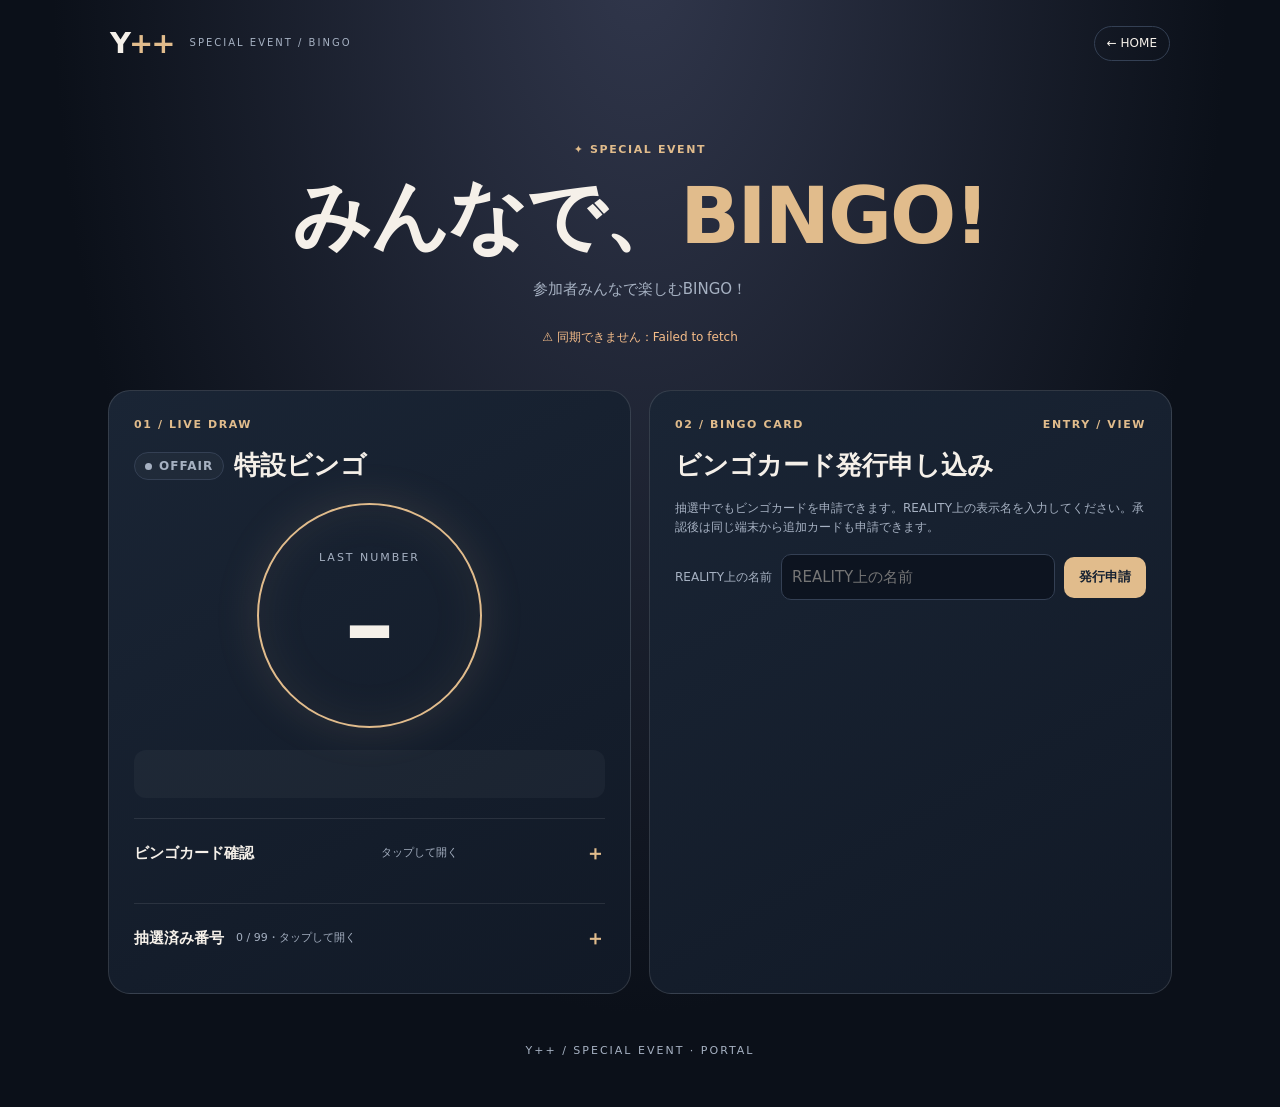
<file: bingo/index.html>
<!doctype html>
<html lang="ja"><head><meta charset="utf-8"><meta name="viewport" content="width=device-width, initial-scale=1, viewport-fit=cover"><meta name="theme-color" content="#101624"><meta name="description" content="Y++ 特設ビンゴゲーム"><title>特設ビンゴ | Y++</title><link rel="stylesheet" href="./bingo.css?v=20261113-specified-draw-11"><script defer src="./bingo.js?v=20261113-no-draw-status-12"></script></head>
<body><div id="publicView"><header class="site-header"><a href="../" class="brand">Y<span>++</span></a><span class="section-name">SPECIAL EVENT / BINGO</span><a href="../" class="back">← HOME</a></header>
<main>
<section class="hero"><div class="hero-tag">✦ SPECIAL EVENT</div><h1>みんなで、<em id="adminTrigger">BINGO!</em></h1><p id="eventDescription">参加者みんなで楽しむBINGO！</p><span id="connection" class="connection">共有データを読み込み中...</span></section>

<section class="layout">
  <section class="card stage"><div class="section-title"><span>01 / LIVE DRAW</span></div><h2 class="live-event-heading"><span id="liveStatus" class="live-badge is-offair" role="status" aria-live="polite">OFFAIR</span><span id="eventTitle">特設ビンゴ</span></h2><div class="latest"><span>LAST NUMBER</span><strong id="latestNumber">–</strong><div id="publicDrawAnimation" class="draw-animation public-draw-spectacle" hidden aria-live="assertive"><div class="draw-glow"></div><div class="draw-ring draw-ring-a"></div><div class="draw-ring draw-ring-b"></div><div class="draw-sparkles" aria-hidden="true"><i></i><i></i><i></i><i></i><i></i><i></i><i></i><i></i></div><div class="draw-core"><span class="draw-caption">抽選中...</span><strong>--</strong></div></div><div id="publicCelebration" class="celebration-overlay public-celebration" hidden aria-live="polite"></div></div><div id="announcement" class="announcement"></div>
    <details class="viewer-box collapsible-panel">
      <summary><span>ビンゴカード確認</span><span class="summary-actions"><button id="miniPlayerOpen" type="button" class="mini-player-launch" hidden>▶ ミニプレイヤー</button><small>タップして開く</small></span></summary>
      <div class="collapsible-content">
        <p class="hint">参加者名を選ぶと、発行済みのビンゴカードを誰のものでも確認できます。</p>
        <div class="card-actions"><select id="participantSelect" aria-label="参加者名"><option value="">参加者を選択</option></select></div>
        <div id="publicCards"></div>
      </div>
    </details>
    <details class="history-panel collapsible-panel">
      <summary><span>抽選済み番号</span><small><span id="drawCount">0 / 99</span>・タップして開く</small></summary>
      <div class="collapsible-content"><div id="history" class="history" aria-live="polite"></div></div>
    </details>
  </section>

  <section class="card card-section">
    <div class="section-title"><span>02 / BINGO CARD</span><span>ENTRY / VIEW</span></div>
    <div id="applicationArea">
      <h2>ビンゴカード発行申し込み</h2>
      <p class="hint">抽選中でもビンゴカードを申請できます。REALITY上の表示名を入力してください。承認後は同じ端末から追加カードも申請できます。</p>
      <div class="card-actions"><label for="playerName">REALITY上の名前</label><input id="playerName" maxlength="30" placeholder="REALITY上の名前" autocomplete="off"><button id="applyCard" type="button">発行申請</button></div>
      <p id="applicationMessage" class="admin-message" role="status"></p>
    </div>
  </section>
</section>

</main>
<div id="miniPlayer" class="mini-player" hidden aria-live="polite">
  <div id="miniCelebration" class="celebration-overlay mini-celebration" hidden aria-live="polite"></div>
  <div class="mini-player-head">
    <div><strong>LIVE BINGO</strong><span id="miniPlayerName">参加者未選択</span></div>
    <button id="miniPlayerClose" type="button" class="secondary" aria-label="ミニプレイヤーを閉じる">×</button>
  </div>
  <div class="mini-pip-actions"><button id="miniPictureInPicture" type="button">スマホの小窓で再生</button><p id="miniPlayerMessage" role="status">カードを選び、小窓再生を開始してください。</p></div>
  <video id="miniPlayerVideo" class="mini-player-video" playsinline muted controls aria-label="抽選番号と選択中のビンゴカードの動画" hidden></video>
  <div class="mini-card-tools">
    <button id="miniPrevCard" type="button" class="secondary" aria-label="前のカード">‹</button>
    <span id="miniCardLabel">CARD 1</span>
    <button id="miniNextCard" type="button" class="secondary" aria-label="次のカード">›</button>
  </div>
  <div class="mini-player-body">
    <section class="mini-draw">
      <span>DRAW NUMBER</span>
      <strong id="miniDrawNumber">--</strong>
      <small id="miniDrawStatus">待機中</small>
    </section>
    <section class="mini-card-wrap">
      <div id="miniPlayerCard" class="mini-bingo-card"></div>
      <div id="miniPlayerStats" class="mini-player-stats"></div>
    </section>
  </div>
</div>


<footer>Y++ / SPECIAL EVENT · <a href="../">PORTAL</a></footer></div>
<dialog id="continuousSettingsDialog" class="continuous-settings-dialog">
  <div class="dialog-head"><h2>連続抽選設定</h2><button id="continuousSettingsClose" type="button" class="secondary">閉じる</button></div>
  <p class="hint">抽選間隔は5秒以上で設定してください。リーチ・BINGOの演出中は、10秒間の表示が終わってから次の連続抽選に進みます。</p>
  <label class="continuous-setting-field">抽選間隔（秒）<input id="continuousIntervalSec" type="number" min="5" max="3600" step="1" value="10" inputmode="numeric"></label>
  <div class="interval-presets"><button type="button" data-interval="5">5秒</button><button type="button" data-interval="10">10秒</button><button type="button" data-interval="15">15秒</button><button type="button" data-interval="30">30秒</button><button type="button" data-interval="60">60秒</button></div>
  <div id="continuousSettingsEstimate" class="continuous-settings-estimate"></div>
  <p id="continuousSettingsMessage" class="admin-message" role="status"></p>
  <button id="saveContinuousSettings" type="button">この設定を使う</button>
</dialog>
<dialog id="cardDialog"><div class="dialog-head"><h2 id="dialogTitle">ビンゴカード</h2><button id="dialogClose" type="button" class="secondary">閉じる</button></div><div id="dialogCards"></div></dialog>

<dialog id="adminLoginDialog" class="admin-login-dialog">
  <div class="dialog-head"><h2>運営者ログイン</h2><button id="adminLoginClose" type="button" class="secondary">閉じる</button></div>
  <p class="hint">管理者IDとパスワードを入力してください。</p>
  <div class="admin-login"><input id="adminId" maxlength="64" placeholder="管理者ID" autocomplete="username" aria-label="管理者ID"><input id="adminPassword" type="password" maxlength="128" placeholder="管理者パスワード" autocomplete="current-password" aria-label="管理者パスワード"><button id="adminPasswordLogin" type="button">ログイン</button></div>
  <label class="remember-login"><input id="rememberAdmin" type="checkbox" checked> この端末で24時間ログイン状態を保持する</label>
  <p id="adminMessage" class="admin-message" role="status"></p>
</dialog>

<section id="adminView" class="admin-page" hidden>
  <header class="site-header admin-page-header"><div class="brand">Y<span>++</span></div><span class="section-name">BINGO ADMIN</span><span id="adminConnection" class="status">接続中</span><button id="adminLogout" class="secondary" type="button">公開画面へ戻る</button></header>
  <main class="admin-page-main">
    <div class="admin-grid-3">
      <section class="card admin-column admin-left">
        <div class="section-title"><span>01 / CONTROL</span><span>運営操作</span></div>
        <h2>管理者操作</h2>
        <h3>申請一覧</h3>
        <div id="pendingParticipants" class="participant-list"></div>
        <div class="admin-settings">
          <label>イベント名<input id="editTitle" maxlength="60"></label>
          <label>お知らせ<textarea id="editAnnouncement" maxlength="300" rows="2"></textarea></label>
          <button id="saveEventSettings" type="button" disabled>イベント名・お知らせを保存</button>
          <p id="adminControlMessage" class="admin-message" role="status"></p>
          <div class="admin-buttons"><button id="startDrawMode" type="button">抽選開始</button><button id="stopDrawMode" type="button" class="secondary">抽選終了</button><button id="drawNumber" type="button" class="primary">抽選する</button><button id="continuousDraw" type="button" class="secondary" aria-pressed="false">連続抽選：OFF</button><button id="continuousSettings" type="button" class="secondary">連続抽選設定</button><button id="undoNumber" type="button" class="secondary">直前の番号を取り消す</button><button id="toggleLiveState" type="button" class="secondary" aria-pressed="false">LIVE：OFFAIR</button><button id="resetGame" type="button" class="danger">抽選番号をリセット</button></div>
        </div>
        <div class="specified-draw">
          <label for="specifiedNumber">指定番号を当選</label>
          <div class="specified-draw-controls"><input id="specifiedNumber" type="number" min="1" max="99" step="1" inputmode="numeric" placeholder="1〜99"><button id="drawSpecifiedNumber" type="button" class="primary" disabled>指定番号を抽選</button></div>
          <p id="specifiedDrawHint" class="small-note">未抽選の1〜99を指定できます。通常と同じ演出で抽選します。</p>
        </div>
        <div class="continuous-summary"><strong id="continuousEstimate">残り99個 · 10秒間隔 · 終了まで約16分30秒</strong></div><div id="adminDrawAnimation" class="draw-animation compact" hidden><span>抽選中...</span><strong>--</strong></div>
        <div id="adminCelebration" class="celebration-overlay admin-celebration" hidden aria-live="polite"></div>
        <div class="history-head"><h3>抽選済み番号 <span id="adminDrawCount">0 / 99</span></h3></div>
        <div id="adminHistory" class="history admin-history" aria-live="polite"></div>
      </section>
      <section class="card admin-column admin-center">
        <div class="section-title"><span>02 / PARTICIPANTS</span><span>参加状況</span></div>
        <h2>参加者一覧</h2>
        <p id="participantDeletionStatus" class="small-note"></p>
        <p id="participantActionMessage" class="admin-message" role="status"></p>
        <div id="approvedParticipants" class="participant-list participant-status-list"></div>
      </section>
      <section class="card admin-column admin-right">
        <div class="winner-section winner-section-right">
          <div class="section-title"><span>03 / WINNERS</span><span id="winnerCount">0 BINGO</span></div>
          <h2>当選者一覧</h2>
          <p class="small-note">ビンゴ成立順に、1ビンゴずつ表示します。</p>
          <div id="winnerList" class="winner-list"></div>
        </div>
        <div class="team-chat-section">
          <div class="section-title"><span>04 / TEAM CHAT</span><span id="adminOnlineCount">0人ログイン中</span></div>
          <h2>運営チャット</h2>
          <p id="chatNameStatus" class="small-note">ログイン中の管理者IDで投稿します。</p>
          <div id="adminChatMessages" class="chat-messages compact-chat" aria-live="polite"></div>
          <div class="chat-send-row"><textarea id="adminChatInput" maxlength="300" rows="2" placeholder="メッセージを入力"></textarea><button id="sendAdminChat" type="button">送信</button></div>
        </div>

        <section id="adminUserSettings" class="admin-user-settings" hidden>
          <div class="section-title"><span>OWNER / ADMIN USERS</span><span>Yのみ</span></div>
          <h3>管理者アカウント設定</h3>
          <div class="chat-name-row"><input id="newAdminId" maxlength="64" placeholder="追加する管理者ID"><input id="newAdminPassword" type="password" maxlength="128" placeholder="パスワード（8文字以上）"><button id="createAdminUser" type="button">追加</button></div>
          <p id="adminUsersMessage" class="small-note"></p>
          <div id="adminUsersList" class="participant-list"></div>
        </section>
      </section>
    </div>
  </main>
</section>
</body></html>
</file>
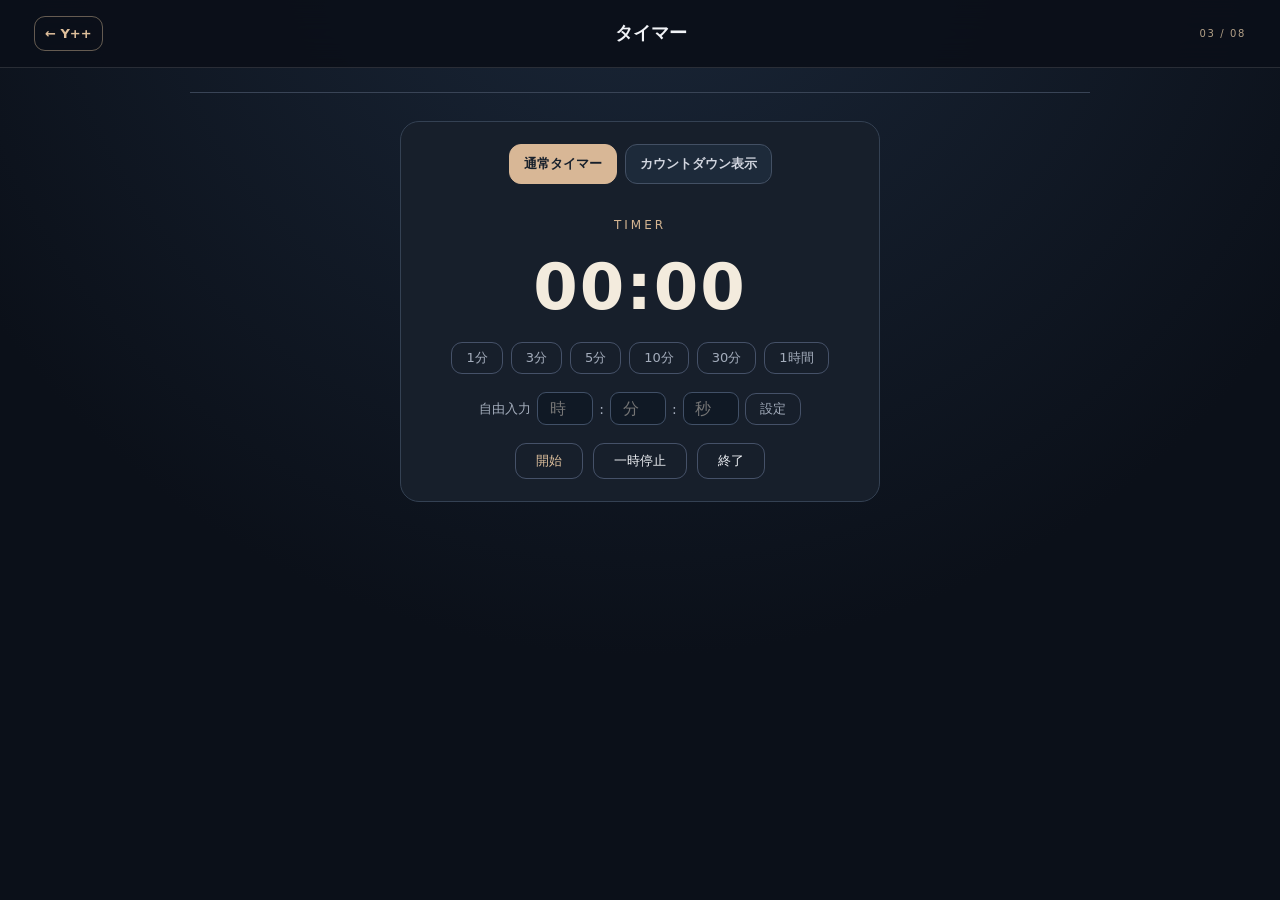
<file: tools/index.html>
<!DOCTYPE html>
<html lang="ja">
<head>
<meta charset="UTF-8">
<meta name="viewport" content="width=device-width, initial-scale=1.0">
<title>Y++ &mdash; Japan Standard Time</title>
<style>
  :root{
    --bg: #0b1f3a;
    --bg2: #0e2a52;
    --line: rgba(255,255,255,0.15);
    --text: #ffffff;
    --muted: #9fb3d1;
    --accent: #4fa3ff;
    --font: "Helvetica Neue", Arial, "Hiragino Kaku Gothic ProN", "Yu Gothic", sans-serif;
  }

  *{ box-sizing:border-box; }
  html,body{ margin:0; padding:0; height:100%; }
  body{
    background: radial-gradient(circle at 50% -10%, var(--bg2), var(--bg) 60%);
    color: var(--text);
    font-family: var(--font);
    display:flex; flex-direction:column; min-height:100vh;
    transition: background .25s ease, color .25s ease;
  }
  header{
    display:flex; align-items:center; gap:14px;
    padding:18px 24px;
    border-bottom:1px solid var(--line);
  }
  .logo-mark{
    width:34px; height:34px; border-radius:50%;
    background: conic-gradient(from 90deg, var(--accent), var(--bg2), var(--accent));
    flex-shrink:0;
  }
  .org-name{ font-size:13px; line-height:1.4; color: var(--muted); }
  .org-name strong{ color:var(--text); font-weight:600; display:block; font-size:14px; }

  main{
    flex:1;
    display:flex; flex-direction:column; align-items:center; justify-content:center;
    text-align:center; gap:28px; padding:40px 16px;
  }
  h1{
    font-size:15px; letter-spacing:0.3em; font-weight:400; color:var(--muted);
    margin:0; text-transform:uppercase;
  }
  .clock{
    font-variant-numeric: tabular-nums;
    font-size: clamp(52px, 12vw, 128px);
    font-weight:700;
    letter-spacing:0.03em;
    display:flex; align-items:baseline; gap:2px;
    text-shadow: 0 0 40px color-mix(in srgb, var(--accent) 35%, transparent);
  }
  .clock .colon{
    font-weight:400; color:var(--accent); margin:0 4px;
    animation: blink 1s steps(1) infinite;
  }
  @keyframes blink{ 50%{ opacity:0.15; } }

  .date-row{
    font-variant-numeric: tabular-nums;
    font-size: clamp(18px, 3.5vw, 30px);
    color: var(--muted);
    letter-spacing:0.08em;
  }
  .date-row .youbi{ color: var(--text); }

  .color-picker{
    display:flex;
    flex-direction:column;
    align-items:center;
    gap:10px;
    margin-top:6px;
  }
  .color-toggle-btn{
    display:inline-flex;
    align-items:center;
    gap:8px;
    font-size:12px;
    letter-spacing:0.1em;
    padding:8px 18px;
    border:1px solid var(--line);
    border-radius:999px;
    background: transparent;
    color: var(--muted);
    font-family: inherit;
    cursor:pointer;
    transition: all .15s ease;
  }
  .color-toggle-btn:hover{
    color:var(--text);
    border-color:var(--accent);
  }
  .color-toggle-swatch{
    width:14px; height:14px;
    border-radius:50%;
    background: var(--accent);
    flex-shrink:0;
    border:1px solid rgba(255,255,255,0.4);
  }
  .color-palette{
    display:none;
    flex-direction:column;
    gap:12px;
    width:min(460px, 92vw);
    padding:14px;
    border:1px solid var(--line);
    border-radius:16px;
    background: color-mix(in srgb, var(--bg2) 60%, transparent);
  }
  .color-palette.open{ display:flex; }
  .color-row-group{
    display:flex;
    flex-direction:column;
    gap:6px;
  }
  .color-row-label{
    font-size:10px;
    letter-spacing:0.15em;
    color:var(--muted);
    text-transform:uppercase;
    margin:0;
    padding-left:2px;
  }
  .color-row{
    display:grid;
    grid-template-columns:repeat(10, 1fr);
    gap:6px;
  }
  .color-swatch{
    width:100%;
    aspect-ratio:1/1;
    border-radius:50%;
    border:2px solid transparent;
    padding:0;
    cursor:pointer;
    position:relative;
    transition: transform .15s ease, border-color .15s ease;
  }
  .color-swatch:hover{ transform:scale(1.12); }
  .color-swatch.active{
    border-color:#ffffff;
    box-shadow: 0 0 0 2px var(--bg), 0 0 0 4px var(--accent);
  }

  .timer-order-wrap{
    width:100%;
    display:flex;
    flex-wrap:wrap;
    align-items:center;
    justify-content:center;
    gap:32px;
    margin-top:20px;
    padding-top:28px;
    border-top:1px solid var(--line);
  }
  .timer-section{
    width:100%;
    max-width:480px;
    display:flex; flex-direction:column; align-items:center; gap:18px;
  }
  .timer-title{
    font-size:12px; letter-spacing:0.25em; color:var(--muted);
    text-transform:uppercase; margin:0;
  }
  .timer-display{
    font-variant-numeric: tabular-nums;
    font-size: clamp(36px, 8vw, 64px);
    font-weight:700;
    letter-spacing:0.03em;
  }
  .timer-presets{
    display:flex; gap:8px; flex-wrap:wrap; justify-content:center;
  }
  .timer-presets button{
    color: var(--muted);
    font-size:13px;
    padding:6px 14px;
    border:1px solid var(--line);
    border-radius:999px;
    background: transparent;
    font-family: inherit;
    cursor:pointer;
    transition: all .15s ease;
  }
  .timer-presets button:hover, .timer-presets button.active{
    color:var(--text);
    border-color:var(--accent);
    background: color-mix(in srgb, var(--accent) 15%, transparent);
  }
  .timer-custom{
    display:flex; align-items:center; gap:6px; flex-wrap:wrap; justify-content:center;
  }
  .timer-custom input{
    width:56px;
    font-size:14px;
    padding:6px 8px;
    border:1px solid var(--line);
    border-radius:8px;
    background: transparent;
    color: var(--text);
    font-family: inherit;
    text-align:center;
  }
  .timer-custom-sep{
    color: var(--muted);
    font-size:14px;
  }
  .timer-custom label{
    font-size:13px; color:var(--muted);
  }
  .timer-custom button{
    font-size:13px;
    padding:6px 14px;
    border:1px solid var(--line);
    border-radius:999px;
    background: transparent;
    color: var(--muted);
    font-family: inherit;
    cursor:pointer;
    transition: all .15s ease;
  }
  .timer-custom button:hover{
    color:var(--text);
    border-color:var(--accent);
  }
  .timer-controls{
    display:flex; gap:10px;
  }
  .timer-controls button{
    font-size:13px;
    padding:8px 20px;
    border:1px solid var(--line);
    border-radius:999px;
    background: transparent;
    color: var(--text);
    font-family: inherit;
    cursor:pointer;
    transition: all .15s ease;
  }
  .timer-controls button:hover{
    border-color:var(--accent);
    background: color-mix(in srgb, var(--accent) 15%, transparent);
  }
  .timer-controls button:disabled{
    opacity:0.35;
    cursor:not-allowed;
  }
  .timer-controls button.start{ border-color: var(--accent); color: var(--accent); }

  .order-mode-btn{
    font-size:12px;
    letter-spacing:0.15em;
    padding:8px 20px;
    border:1px solid var(--line);
    border-radius:999px;
    background: transparent;
    color: var(--muted);
    font-family: inherit;
    cursor:pointer;
    transition: all .15s ease;
  }
  .order-mode-btn:hover{
    color:var(--text);
    border-color:var(--accent);
  }
  .order-mode-btn.active{
    color:var(--text);
    border-color:var(--accent);
    background: color-mix(in srgb, var(--accent) 15%, transparent);
  }

  .mode-buttons{
    display:flex; gap:10px; flex-wrap:wrap; justify-content:center;
  }

  .obs-exit-btn{
    display:none;
    position:fixed;
    top:16px; left:16px;
    z-index:1000;
    font-size:13px;
    padding:8px 18px;
    border:1px solid var(--accent);
    border-radius:999px;
    background: var(--bg);
    color: var(--accent);
    font-family: inherit;
    cursor:pointer;
    transition: all .15s ease;
  }
  .obs-exit-btn:hover{
    background: color-mix(in srgb, var(--accent) 15%, transparent);
  }

  /* ---- 企画支援ツール共通（同一ページ内オーバーレイ） ---- */
  .tool-overlay{
    display:none;
    position:fixed;
    inset:0;
    z-index:3000;
    background: radial-gradient(circle at 50% -10%, var(--bg2), var(--bg) 60%);
    flex-direction:column;
    align-items:center;
    justify-content:center;
    gap:18px;
    text-align:center;
    padding:24px 16px;
    overflow-y:auto;
    transition: background .3s ease;
  }
  .tool-overlay.open{ display:flex; }
  .quiz-timer-view.time-up{
    background: radial-gradient(circle at 50% -10%, #3a0e10, #1c0508 60%);
  }
  .tool-back-btn{
    position:fixed;
    top:16px; left:16px;
    z-index:3100;
    font-size:13px;
    padding:8px 18px;
    border:1px solid var(--accent);
    border-radius:999px;
    background: var(--bg);
    color: var(--accent);
    font-family: inherit;
    cursor:pointer;
    transition: all .15s ease;
  }
  .tool-back-btn:hover{
    background: color-mix(in srgb, var(--accent) 15%, transparent);
  }
  .tool-btn{
    font-size:15px;
    padding:10px 24px;
    border:1px solid var(--line);
    border-radius:999px;
    background: transparent;
    color: var(--text);
    font-family: inherit;
    cursor:pointer;
    transition: all .15s ease;
  }
  .tool-btn:hover{
    border-color:var(--accent);
    background: color-mix(in srgb, var(--accent) 15%, transparent);
  }
  .tool-btn.primary{ border-color:var(--accent); color:var(--accent); }
  .tool-btn.active{
    border-color:var(--accent);
    color:var(--text);
    background: color-mix(in srgb, var(--accent) 15%, transparent);
  }
  .quiz-heading{
    font-size:14px; letter-spacing:0.35em; font-weight:400; color:var(--muted);
    margin:0; text-transform:uppercase;
  }
  .quiz-subtitle{
    font-size:12px; color:var(--muted); margin:-18px 0 0 0; letter-spacing:0.1em;
  }
  .quiz-timer-display{
    font-variant-numeric: tabular-nums;
    font-size: clamp(72px, 18vw, 200px);
    font-weight:700;
    letter-spacing:0.03em;
    color: var(--text);
    text-shadow: 0 0 50px color-mix(in srgb, var(--accent) 35%, transparent);
    transition: color .3s ease, text-shadow .3s ease;
  }
  .quiz-timer-view.time-up .quiz-timer-display{
    color:#ff5c5c;
    text-shadow: 0 0 60px rgba(255,92,92,0.55);
    animation: quizPulse 1s ease-in-out infinite;
  }
  @keyframes quizPulse{
    0%, 100%{ transform:scale(1); }
    50%{ transform:scale(1.04); }
  }
  .quiz-time-up-label{
    display:none;
    font-size: clamp(16px, 3vw, 26px);
    letter-spacing:0.2em;
    color:#ff5c5c;
    font-weight:700;
  }
  .quiz-timer-view.time-up .quiz-time-up-label{ display:block; }
  .quiz-presets{
    display:flex; gap:10px; flex-wrap:wrap; justify-content:center;
  }
  .quiz-presets button{
    color: var(--muted);
    font-size:14px;
    padding:8px 18px;
    border:1px solid var(--line);
    border-radius:999px;
    background: transparent;
    font-family: inherit;
    cursor:pointer;
    transition: all .15s ease;
  }
  .quiz-presets button:hover, .quiz-presets button.active{
    color:var(--text);
    border-color:var(--accent);
    background: color-mix(in srgb, var(--accent) 15%, transparent);
  }
  .quiz-custom{
    display:flex; align-items:center; gap:6px; flex-wrap:wrap; justify-content:center;
  }
  .quiz-custom input{
    width:64px;
    font-size:15px;
    padding:7px 8px;
    border:1px solid var(--line);
    border-radius:8px;
    background: transparent;
    color: var(--text);
    font-family: inherit;
    text-align:center;
  }
  .quiz-custom-sep{ color: var(--muted); font-size:15px; }
  .quiz-custom label{ font-size:13px; color:var(--muted); }
  .quiz-custom button{
    font-size:14px;
    padding:7px 16px;
    border:1px solid var(--line);
    border-radius:999px;
    background: transparent;
    color: var(--muted);
    font-family: inherit;
    cursor:pointer;
    transition: all .15s ease;
  }
  .quiz-custom button:hover{ color:var(--text); border-color:var(--accent); }
  .quiz-controls{ display:flex; gap:12px; }
  .quiz-controls button{
    font-size:15px;
    padding:10px 26px;
    border:1px solid var(--line);
    border-radius:999px;
    background: transparent;
    color: var(--text);
    font-family: inherit;
    cursor:pointer;
    transition: all .15s ease;
  }
  .quiz-controls button:hover{
    border-color:var(--accent);
    background: color-mix(in srgb, var(--accent) 15%, transparent);
  }
  .quiz-controls button.start{ border-color: var(--accent); color: var(--accent); }

  /* ---- ダイス ---- */
  .dice-settings{
    display:flex; align-items:center; gap:10px; flex-wrap:wrap; justify-content:center;
    font-size: clamp(18px, 3vw, 30px);
    color:var(--muted);
  }
  .dice-settings input{
    width: clamp(60px, 9vw, 100px);
    font-size: clamp(19px, 3vw, 32px);
    padding:6px 8px;
    border:1px solid var(--line);
    border-radius:10px;
    background: transparent;
    color: var(--text);
    font-family: inherit;
    text-align:center;
  }
  .dice-results{
    display:flex; gap: clamp(8px, 1.6vw, 16px); flex-wrap:wrap; justify-content:center;
    max-width:900px;
  }
  .dice-die{
    min-width: clamp(64px, 13vw, 130px);
    height: clamp(64px, 13vw, 130px);
    padding:0 6px;
    border-radius:16px;
    border:1px solid var(--line);
    background: var(--bg2);
    display:flex; align-items:center; justify-content:center;
    font-size: clamp(30px, 7vw, 64px);
    font-weight:700;
    color: var(--text);
    font-variant-numeric: tabular-nums;
  }
  .dice-total{
    font-size: clamp(22px, 4vw, 40px);
    color:var(--text); font-weight:600; min-height:1.3em;
  }
  .dice-btn-row{
    display:flex; gap:12px; flex-wrap:wrap; justify-content:center;
  }

  /* ---- 任意文字アナグラムガチャ ---- */
  #anagramView { justify-content:flex-start; padding-top:80px; }
  .anagram-content { width:min(1200px, 100%); margin:auto; display:flex; flex-direction:column; align-items:center; gap:22px; }
  .anagram-heading { font-size:clamp(16px, 3vw, 24px); letter-spacing:0.08em; line-height:1.6; }
  .anagram-help { margin:0; color:var(--muted); font-size:13px; line-height:1.8; }
  .anagram-inputs { display:flex; flex-wrap:wrap; gap:8px; width:100%; justify-content:center; }
  .anagram-field { flex:0 1 144px; min-width:128px; max-width:160px; display:flex; flex-direction:column; align-items:center; gap:8px; padding:10px 8px; border:1px solid var(--line); border-radius:16px; background:var(--bg2); }
  .anagram-field label { color:var(--muted); font-size:13px; }
  .anagram-field input { width:100%; max-width:100px; padding:8px; text-align:center; font:inherit; font-size:28px; color:var(--text); background:transparent; border:1px solid var(--line); border-radius:10px; }
  .anagram-field input[readonly] { opacity:0.82; }
  .anagram-field input:focus-visible { outline:2px solid var(--accent); outline-offset:2px; }
  .anagram-field-actions { display:flex; align-items:center; justify-content:center; gap:6px; width:100%; flex-wrap:wrap; }
  .anagram-field-actions .tool-btn { flex:1 1 0; min-width:0; padding:7px 8px; font-size:12px; white-space:nowrap; }
  .anagram-field-actions .anagram-field-delete { color:#ffaaa7; }
  .anagram-field-actions .anagram-field-delete[hidden] { display:none; }
  .anagram-batch-box { width:min(660px,100%); padding:14px 18px; border-radius:17px; border:1px solid var(--line); background:color-mix(in srgb,var(--bg2) 84%,var(--accent) 16%); text-align:center; }
  .anagram-batch-controls { display:flex; flex-wrap:wrap; gap:9px; align-items:center; justify-content:center; }
  .anagram-batch-controls label { color:var(--muted); font-size:13px; white-space:nowrap; }
  .anagram-batch-controls input { width:84px; max-width:100%; border:1px solid var(--line); border-radius:10px; padding:10px; background:var(--bg); color:var(--text); font:inherit; font-size:17px; text-align:center; font-variant-numeric:tabular-nums; }
  .anagram-batch-controls input:focus-visible { outline:2px solid var(--accent); outline-offset:2px; }
  .anagram-batch-unit { color:var(--muted); font-size:13px; margin-left:-6px; }
  .anagram-batch-controls .tool-btn { padding:10px 18px; font-size:14px; }
  .anagram-batch-modes { display:flex; justify-content:center; align-items:center; gap:9px; margin-top:13px; }
  .anagram-batch-modes .tool-btn { padding:9px 20px; border-radius:12px; font-size:13px; }
  .anagram-batch-modes .tool-btn[aria-pressed="true"] { border-color:var(--accent); color:var(--text); background:color-mix(in srgb,var(--accent) 25%,var(--bg)); font-weight:700; }
  .anagram-batch-progress { max-width:430px; height:6px; border-radius:99px; overflow:hidden; background:var(--line); margin:13px auto 0; }
  .anagram-batch-progress[hidden] { display:none; }
  .anagram-batch-progress-fill { width:0; height:100%; border-radius:99px; background:linear-gradient(90deg,var(--accent),#80e7d1); transition:width .2s ease; }
  .anagram-batch-skip { pointer-events:auto; position:relative; z-index:1; background:var(--bg); font-weight:700; font-size:15px; padding:12px 28px; box-shadow:0 8px 30px rgba(0,0,0,.28); }
  .anagram-batch-skip[hidden] { display:none; }
  .anagram-batch-status { min-height:1.35em; margin:9px 0 0; color:var(--accent); font-size:13px; font-weight:600; overflow-wrap:anywhere; }
  .anagram-batch-results { display:flex; justify-content:center; flex-wrap:wrap; gap:8px; }
  .anagram-batch-result { min-width:75px; max-width:180px; padding:12px 13px; border:1px solid var(--line); border-radius:12px; background:var(--bg2); text-align:center; }
  .anagram-batch-result-word { display:block; font-weight:700; font-size:17px; overflow-wrap:anywhere; }
  .anagram-batch-result-index { display:block; color:var(--muted); font-size:10px; margin-top:6px; }
  .anagram-batch-final-reveal { display:flex; flex-direction:column; align-items:center; justify-content:center; gap:17px; width:min(480px,90vw); min-height:210px; padding:24px 28px; border:2px solid var(--accent); border-radius:27px; background:radial-gradient(circle at 50% 0%,color-mix(in srgb,var(--accent) 18%,transparent),transparent 70%),var(--bg2); box-shadow:0 0 38px color-mix(in srgb,var(--accent) 32%,transparent),inset 0 0 18px color-mix(in srgb,var(--accent) 12%,transparent); animation:anagramBatchFinalReveal .5s cubic-bezier(.16,.86,.3,1.06) both; text-align:center; }
  .anagram-batch-final-label { color:var(--accent); font-size:clamp(16px,3vw,22px); font-weight:700; letter-spacing:.17em; }
  .anagram-batch-final-word { display:block; max-width:100%; color:var(--text); font-size:clamp(34px,8vw,68px); font-weight:800; line-height:1.35; letter-spacing:.08em; overflow-wrap:anywhere; text-shadow:0 0 22px color-mix(in srgb,var(--accent) 35%,transparent); }
  @keyframes anagramBatchFinalReveal { 0% { opacity:0; transform:scale(.75) translateY(20px); } 100% { opacity:1; transform:scale(1) translateY(0); } }
  @media (prefers-reduced-motion:reduce) { .anagram-batch-final-reveal { animation:none; } }
  /* Gold / silver / bronze exact-match jackpots */
  [data-jackpot="gold"] { --jackpot-line:#eabf50; --jackpot-shine:#fff0a7; --jackpot-glow:rgba(248,188,55,.38); --jackpot-tint:rgba(121,75,7,.47); }
  [data-jackpot="silver"] { --jackpot-line:#c2daeb; --jackpot-shine:#f8fdff; --jackpot-glow:rgba(172,217,250,.33); --jackpot-tint:rgba(52,85,113,.47); }
  [data-jackpot="bronze"] { --jackpot-line:#d88b52; --jackpot-shine:#ffdaac; --jackpot-glow:rgba(213,120,65,.34); --jackpot-tint:rgba(104,49,25,.5); }
  .anagram-jackpot { border:2px solid var(--jackpot-line)!important; color:var(--jackpot-shine)!important; background:linear-gradient(130deg,var(--jackpot-tint),rgba(11,25,51,.97))!important; box-shadow:0 0 0 1px var(--jackpot-glow),0 0 24px var(--jackpot-glow),inset 0 0 17px var(--jackpot-glow); }
  .anagram-jackpot-hit { animation:anagramJackpotPulse 1.35s ease-in-out 3; }
  .anagram-jackpot-reveal { width:min(430px,90vw); min-height:205px; padding:24px; border-radius:24px; display:flex; flex-direction:column; gap:15px; align-items:center; justify-content:center; text-align:center; overflow-wrap:anywhere; animation:anagramJackpotReveal .6s cubic-bezier(.12,.78,.24,1.1) both,anagramJackpotPulse 1.5s ease-in-out .6s infinite; }
  .anagram-jackpot-reveal-label { font-size:clamp(17px,4vw,25px); font-weight:800; letter-spacing:.1em; text-shadow:0 0 22px var(--jackpot-glow); }
  .anagram-jackpot-reveal-word { font-size:clamp(38px,9vw,69px); line-height:1.25; font-weight:800; text-shadow:0 0 30px var(--jackpot-glow); }
  .anagram-popup[data-jackpot="gold"], .anagram-popup[data-jackpot="silver"], .anagram-popup[data-jackpot="bronze"] { background:radial-gradient(circle at center,var(--jackpot-glow) 0%,transparent 70%),rgba(5,13,28,.94); }
  .anagram-jackpot-badges { display:flex; flex-wrap:wrap; align-items:center; justify-content:center; gap:8px; max-width:96%; }
  .anagram-jackpot-badges[hidden] { display:none; }
  .anagram-jackpot-badge { display:inline-flex; align-items:center; padding:5px 11px; border:1px solid var(--jackpot-line); border-radius:999px; background:var(--jackpot-tint); color:var(--jackpot-shine); font-size:12px; font-weight:700; letter-spacing:.03em; white-space:nowrap; }
  .anagram-word.anagram-jackpot { padding:14px 28px; border-radius:19px; }
  .anagram-history-item[data-jackpot] { border-color:var(--jackpot-line); box-shadow:inset 3px 0 0 var(--jackpot-line); }
  .anagram-history-jackpot-label { display:inline-flex; vertical-align:middle; margin:0 0 7px; }
  .anagram-jackpot-settings { margin-top:27px; padding:20px; border:1px solid rgba(255,255,255,.14); border-radius:20px; background:rgba(4,17,37,.45); }
  .anagram-jackpot-settings h3 { margin:0 0 6px; font-size:20px; color:#fff; }
  .anagram-jackpot-settings-heading { display:flex; align-items:center; justify-content:space-between; gap:12px; margin-bottom:5px; }
  .anagram-jackpot-settings-heading h3 { margin:0; }
  .anagram-jackpot-settings .anagram-jackpot-test-btn { font-size:10px; letter-spacing:.07em; padding:5px 11px; opacity:.75; border-radius:8px; flex-shrink:0; }
  .anagram-jackpot-settings .anagram-jackpot-test-btn:hover { opacity:1; }
  .anagram-test-passcode-dialog { width:min(420px,calc(100vw - 32px)); padding:26px; border:1px solid rgba(128,196,247,.35); border-radius:18px; color:#edf6ff; background:linear-gradient(150deg,#183556,#091a31); box-shadow:0 20px 85px rgba(0,0,0,.6); }
  .anagram-test-passcode-dialog::backdrop { background:rgba(2,9,21,.75); backdrop-filter:blur(7px); }
  .anagram-test-passcode-form { display:flex; flex-direction:column; gap:10px; font-family:var(--font); }
  .anagram-test-passcode-form h2 { margin:0; font-size:23px; color:#fff; }
  .anagram-test-passcode-form p { margin:0; font-size:13px; color:#a9c7e0; line-height:1.6; }
  .anagram-test-passcode-form label { font-size:12px; color:#c5dbed; margin-top:7px; }
  .anagram-test-passcode-form input { width:100%; padding:12px 13px; border:1px solid rgba(255,255,255,.3); border-radius:10px; background:#0c203e; color:#fff; font:inherit; font-size:18px; letter-spacing:.15em; }
  .anagram-test-passcode-form input:focus-visible { outline:2px solid #78c7ff; outline-offset:2px; }
  .anagram-test-passcode-form .anagram-test-passcode-error { min-height:18px; color:#ffadad; }
  .anagram-test-passcode-actions { display:flex; justify-content:flex-end; gap:8px; margin-top:5px; }
  .anagram-test-passcode-actions .tool-btn { padding:9px 16px; font-size:13px; }
  .anagram-popup[data-test="true"] { pointer-events:auto; }
  .anagram-jackpot-test-note { font-size:12px; margin:0; padding:3px 10px; color:#d9eafa; background:rgba(6,17,37,.75); border-radius:999px; }
  .anagram-jackpot-test-note[hidden], .anagram-jackpot-test-exit[hidden] { display:none; }
  .anagram-jackpot-test-exit { pointer-events:auto; padding:10px 22px; font-size:14px; background:var(--bg); border:1px solid #b5cbe2; }
  .anagram-jackpot-settings p { margin:0 0 15px; font-size:12px; color:#acc8df; line-height:1.7; }
  .anagram-jackpot-form { display:grid; grid-template-columns:minmax(0,1fr) 135px auto auto; gap:9px; align-items:center; }
  .anagram-jackpot-form input, .anagram-jackpot-form select { width:100%; min-width:0; padding:10px 12px; border-radius:10px; border:1px solid rgba(255,255,255,.23); background:#0c2142; color:#fff; font:inherit; }
  .anagram-jackpot-form input:focus-visible, .anagram-jackpot-form select:focus-visible { outline:2px solid #78c7ff; outline-offset:2px; }
  .anagram-jackpot-form .tool-btn { padding:10px 16px; font-size:13px; white-space:nowrap; }
  .anagram-jackpot-feedback { min-height:18px; margin:10px 0!important; }
  .anagram-jackpot-list { list-style:none; margin:12px 0 0; padding:0; display:flex; flex-direction:column; gap:9px; }
  .anagram-jackpot-target { display:flex; align-items:center; gap:10px; padding:11px 13px; border:1px solid var(--jackpot-line); border-radius:14px; background:linear-gradient(110deg,var(--jackpot-tint),rgba(15,32,56,.66)); min-width:0; }
  .anagram-jackpot-target-text { font-weight:700; font-size:16px; color:var(--jackpot-shine); overflow-wrap:anywhere; flex:1; min-width:0; }
  .anagram-jackpot-target-info { color:#b7c9d8; font-size:11px; text-align:right; flex-shrink:0; }
  .anagram-jackpot-target-actions { display:flex; gap:6px; flex-shrink:0; }
  .anagram-jackpot-target-actions .tool-btn { padding:6px 10px; font-size:12px; }
  .anagram-jackpot-empty { padding:15px; border:1px dashed rgba(255,255,255,.2); border-radius:12px; text-align:center; color:#a8c2d9; font-size:13px; }
  .anagram-maint-launch { margin-top:17px; display:flex; justify-content:space-between; align-items:center; gap:12px; padding:16px 18px; border:1px solid rgba(180,212,244,.25); border-radius:16px; background:rgba(8,28,53,.65); }
  .anagram-maint-launch h3 { margin:0 0 4px; color:#fff; font-size:16px; }
  .anagram-maint-launch p { margin:0; color:#a9c4dc; font-size:12px; }
  .anagram-maint-launch .tool-btn { padding:8px 13px; font-size:12px; white-space:nowrap; }
  .anagram-maint-dialog { width:min(740px,calc(100vw - 28px)); max-height:87dvh; overflow:auto; border:1px solid rgba(161,211,255,.3); border-radius:22px; padding:0; background:linear-gradient(160deg,#153657,#09192f); color:#eaf5ff; font-family:var(--font); box-shadow:0 25px 85px rgba(0,0,0,.6); }
  .anagram-maint-dialog::backdrop { background:rgba(1,7,18,.81); backdrop-filter:blur(7px); }
  .anagram-maint-shell { padding:clamp(18px,4vw,30px); }
  .anagram-maint-head { display:flex; align-items:start; justify-content:space-between; gap:12px; margin-bottom:18px; }
  .anagram-maint-head h2 { margin:0 0 7px; color:#fff; font-size:25px; }
  .anagram-maint-head p { margin:0; color:#9cbdd8; font-size:12px; line-height:1.7; }
  .anagram-maint-head .tool-btn { flex-shrink:0; padding:8px 13px; font-size:12px; }
  .anagram-maint-panel { margin-bottom:12px; padding:16px; border:1px solid rgba(170,204,238,.18); border-radius:15px; background:rgba(255,255,255,.045); }
  .anagram-maint-panel h3 { margin:0 0 12px; color:#fff; font-size:16px; }
  .anagram-maint-checks { display:flex; flex-wrap:wrap; gap:18px; }
  .anagram-maint-checks label { display:inline-flex; align-items:center; gap:8px; font-size:14px; cursor:pointer; }
  .anagram-maint-checks input { accent-color:#7fcaf9; width:17px; height:17px; }
  .anagram-maint-fields { display:grid; grid-template-columns:repeat(2,minmax(0,1fr)); gap:12px; margin-top:12px; }
  .anagram-maint-field { display:flex; flex-direction:column; gap:6px; min-width:0; }
  .anagram-maint-field label { color:#afcee7; font-size:12px; }
  .anagram-maint-field input, .anagram-maint-field select { width:100%; min-width:0; border:1px solid rgba(182,220,247,.28); border-radius:10px; background:#0a203e; color:#fff; padding:10px 12px; font:inherit; font-size:14px; }
  .anagram-maint-field input:disabled, .anagram-maint-field select:disabled { opacity:.45; }
  .anagram-maint-tip { margin:11px 0 0; color:#a1bfd6; font-size:12px; line-height:1.7; }
  .anagram-maint-odds { padding:17px; border:1px solid rgba(147,209,255,.25); border-radius:15px; background:rgba(4,14,36,.7); }
  .anagram-maint-odds h3 { margin:0 0 10px; color:#fff; font-size:16px; }
  .anagram-maint-odds p { color:#aac6df; margin:0 0 8px; font-size:12px; line-height:1.65; overflow-wrap:anywhere; }
  .anagram-maint-odds p.anagram-maint-error { color:#ffacaa; }
  .anagram-maint-odds-row { padding:10px 12px; display:flex; justify-content:space-between; flex-wrap:wrap; gap:8px; margin-top:8px; border-radius:11px; background:rgba(255,255,255,.06); }
  .anagram-maint-odds-row strong { color:#fff; font-size:13px; overflow-wrap:anywhere; }
  .anagram-maint-odds-row span { color:#8cd2ff; font-size:13px; font-weight:700; }
  .anagram-maint-actions { display:flex; justify-content:flex-end; align-items:center; gap:10px; margin-top:17px; flex-wrap:wrap; }
  .anagram-maint-actions .tool-btn { padding:10px 16px; font-size:13px; }
  .anagram-maint-status { flex:1; min-width:140px; margin:0; color:#ffb7b7; font-size:12px; }
  @media (max-width:540px) { .anagram-maint-fields { grid-template-columns:1fr; } }

  @keyframes anagramJackpotPulse { 50% { box-shadow:0 0 0 2px var(--jackpot-glow),0 0 55px var(--jackpot-glow),inset 0 0 30px var(--jackpot-glow); } }
  @keyframes anagramJackpotReveal { from { opacity:0; transform:scale(.55) rotate(-4deg); filter:brightness(1.8); } to { opacity:1; transform:scale(1) rotate(0); filter:brightness(1); } }
  @media (max-width:640px) {
    .anagram-jackpot-form { grid-template-columns:minmax(0,1fr) 115px; }
    .anagram-jackpot-form button { width:100%; }
    .anagram-jackpot-target { flex-wrap:wrap; }
    .anagram-jackpot-target-info { margin-left:auto; }
  }
  @media (prefers-reduced-motion:reduce) {
    .anagram-jackpot-hit, .anagram-jackpot-reveal { animation:none!important; }
  }
  .anagram-save-feedback { margin:0; min-height:18px; color:var(--muted); font-size:12px; text-align:center; }
  .anagram-save-feedback[data-state="dirty"] { color:#ffd595; }
  .anagram-save-feedback[data-state="saved"] { color:#a7e6ca; }
  .anagram-save-feedback[data-state="error"] { color:#ffaaa7; }
  /* Anagram completion dashboard */
  .anagram-data-dialog { width:min(940px,calc(100vw - 28px)); max-height:88dvh; padding:0; border:1px solid rgba(255,255,255,.18); border-radius:24px; color:var(--text); background:linear-gradient(155deg,#17355a 0%,#091a34 65%,#0b1830 100%); font-family:var(--font); box-shadow:0 24px 90px rgba(0,0,0,.5); overflow:auto; }
  .anagram-data-dialog::backdrop { background:rgba(1,8,20,.82); backdrop-filter:blur(8px); }
  .anagram-data-shell { padding:clamp(18px,4vw,36px); }
  .anagram-data-header { display:flex; justify-content:space-between; align-items:start; gap:12px; margin-bottom:22px; }
  .anagram-data-eyebrow { display:block; color:#78c7ff; font-size:11px; font-weight:700; letter-spacing:.24em; text-transform:uppercase; margin-bottom:7px; }
  .anagram-data-header h2 { font-size:clamp(22px,4vw,34px); line-height:1.25; margin:0 0 8px; color:#fff; letter-spacing:.02em; }
  .anagram-data-intro { margin:0; font-size:13px; line-height:1.8; color:#afc5dc; }
  .anagram-data-close { min-width:62px; font-size:13px; padding:9px 14px; flex-shrink:0; }
  .anagram-data-hero { border:1px solid rgba(114,204,255,.32); border-radius:20px; padding:clamp(18px,3vw,28px); background:radial-gradient(circle at 100% 0%,rgba(79,163,255,.26),transparent 50%),linear-gradient(110deg,rgba(42,85,139,.45),rgba(9,24,49,.7)); }
  .anagram-data-hero-label { color:#b5d3f1; font-size:12px; letter-spacing:.13em; font-weight:700; margin:0 0 8px; }
  .anagram-data-percent { font-size:clamp(37px,8vw,64px); font-weight:800; line-height:1.1; color:#fff; font-variant-numeric:tabular-nums; letter-spacing:-.04em; overflow-wrap:anywhere; }
  .anagram-data-percent small { font-size:clamp(15px,3vw,21px); font-weight:500; letter-spacing:normal; color:#bdcee4; }
  .anagram-data-track { height:12px; border-radius:999px; background:rgba(255,255,255,.13); overflow:hidden; margin:18px 0 12px; }
  .anagram-data-fill { height:100%; border-radius:inherit; background:linear-gradient(90deg,#49b5ff,#80e7d1); box-shadow:0 0 16px #49b5ff66; transition:width .28s ease; }
  .anagram-data-ratio { font-weight:700; color:#eaf7ff; font-size:16px; letter-spacing:.02em; overflow-wrap:anywhere; }
  .anagram-data-ratio span { color:#93b4d4; font-weight:400; font-size:12px; }
  .anagram-data-metrics { display:grid; grid-template-columns:repeat(3,minmax(0,1fr)); gap:12px; margin:14px 0 24px; }
  .anagram-data-metric { padding:17px 15px; border-radius:16px; border:1px solid rgba(255,255,255,.11); background:rgba(255,255,255,.055); min-width:0; }
  .anagram-data-metric-label { margin:0 0 8px; font-size:12px; color:#9ebbd8; }
  .anagram-data-metric-value { margin:0; font-size:clamp(20px,3.5vw,29px); font-weight:700; color:#fff; overflow-wrap:anywhere; font-variant-numeric:tabular-nums; }
  .anagram-data-metric-detail { color:#98b6cf; font-size:11px; margin:6px 0 0; }
  .anagram-data-section-heading { display:flex; justify-content:space-between; flex-wrap:wrap; align-items:baseline; gap:8px; margin:0 0 12px; }
  .anagram-data-section-heading h3 { margin:0; color:#fff; font-size:19px; letter-spacing:.04em; }
  .anagram-data-section-heading p { color:#93b4d4; font-size:12px; margin:0; }
  .anagram-data-ranks { display:flex; flex-direction:column; gap:10px; margin:0; padding:0; list-style:none; }
  .anagram-data-rank { display:flex; align-items:center; gap:14px; padding:14px 16px; border:1px solid rgba(255,255,255,.1); background:rgba(255,255,255,.045); border-radius:16px; }
  .anagram-data-rank[data-rank="1"] { border-color:rgba(255,214,124,.48); background:linear-gradient(100deg,rgba(255,197,75,.13),rgba(255,255,255,.04)); }
  .anagram-data-rank[data-rank="2"] { border-color:rgba(202,218,240,.29); }
  .anagram-data-rank[data-rank="3"] { border-color:rgba(241,176,136,.27); }
  .anagram-data-rank-number { flex:0 0 52px; text-align:center; font-size:19px; font-weight:800; color:#c9e4fa; font-variant-numeric:tabular-nums; }
  .anagram-data-rank[data-rank="1"] .anagram-data-rank-number { color:#ffdb85; }
  .anagram-data-rank-name-area { flex:1 1 150px; min-width:0; }
  .anagram-data-rank-name { font-size:15px; font-weight:700; margin:0 0 7px; color:#fff; overflow-wrap:anywhere; }
  .anagram-data-mini-track { width:100%; max-width:340px; height:5px; background:rgba(255,255,255,.14); border-radius:99px; overflow:hidden; }
  .anagram-data-mini-fill { height:100%; background:linear-gradient(90deg,#479fff,#86e6cb); border-radius:99px; }
  .anagram-data-rank-stats { display:flex; gap:18px; flex-shrink:0; }
  .anagram-data-rank-stat { text-align:right; min-width:74px; }
  .anagram-data-rank-stat strong { display:block; color:#fff; font-size:22px; font-variant-numeric:tabular-nums; }
  .anagram-data-rank-stat small { display:block; color:#98b5d2; font-size:11px; }
  .anagram-data-note { color:#9cb8d2; font-size:12px; line-height:1.8; margin:16px 0 0; }
  .anagram-data-empty { padding:30px 18px; text-align:center; line-height:1.8; background:rgba(255,255,255,.05); border:1px dashed rgba(255,255,255,.15); color:#c0d7eb; border-radius:16px; }
  @media (max-width:600px){
    .anagram-data-metrics { grid-template-columns:repeat(2,minmax(0,1fr)); }
    .anagram-data-rank { flex-wrap:wrap; gap:10px; }
    .anagram-data-rank-number { flex-basis:44px; }
    .anagram-data-rank-stats { width:100%; justify-content:flex-end; }
  }
  .anagram-status { margin:0; font-size:15px; color:var(--muted); }
  .anagram-error { margin:0; color:var(--accent); font-size:14px; }
  .anagram-results .dice-die { flex-direction:column; gap:6px; height:auto; min-height:clamp(80px, 15vw, 140px); padding:12px; }
  .anagram-face { font-size:12px; font-weight:400; color:var(--muted); }
  .anagram-word { margin:0; max-width:100%; overflow-wrap:anywhere; letter-spacing:0.08em; }
  .tool-btn:disabled { opacity:0.5; cursor:default; }
  .anagram-popup { position:fixed; inset:0; z-index:3050; display:flex; flex-direction:column; align-items:center; justify-content:center; gap:20px; background:color-mix(in srgb, var(--bg) 88%, transparent); pointer-events:none; }
  .anagram-popup[hidden] { display:none; }
  .anagram-popup-character { display:flex; align-items:center; justify-content:center; width:clamp(140px, 40vw, 260px); height:clamp(140px, 40vw, 260px); border:2px solid var(--accent); border-radius:28px; background:var(--bg2); color:var(--text); font-size:clamp(72px, 20vw, 140px); font-weight:700; box-shadow:0 0 60px color-mix(in srgb, var(--accent) 30%, transparent); animation:anagramPop .55s ease both; }
  .anagram-popup-progress { margin:0; font-size:18px; color:var(--accent); }
  .anagram-results .dice-die { animation:anagramPop .4s ease both; }
  @keyframes anagramPop { 0% { opacity:0; transform:scale(.4) translateY(24px); } 65% { opacity:1; transform:scale(1.1) translateY(0); } 100% { opacity:1; transform:scale(1); } }
  @media (prefers-reduced-motion:reduce) { .anagram-popup-character, .anagram-results .dice-die { animation:none; } }
  .anagram-history { width:min(640px, 100%); padding-top:24px; border-top:1px solid var(--line); text-align:left; }
  .anagram-history-header { display:flex; align-items:center; justify-content:space-between; gap:12px; margin-bottom:16px; }
  .anagram-history-header h2 { margin:0; color:var(--muted); font-size:16px; font-weight:400; letter-spacing:0.1em; }
  .anagram-history-header .tool-btn { font-size:12px; padding:7px 14px; }
  .anagram-history-list { list-style:none; padding:0; margin:0; display:flex; flex-direction:column; gap:10px; }
  .anagram-history-item { display:flex; align-items:center; gap:12px; padding:14px 18px; border:1px solid var(--line); border-radius:16px; background:var(--bg2); }
  .anagram-history-details { flex:1; min-width:0; }
  .anagram-history-actions { display:flex; flex-shrink:0; align-items:center; gap:6px; }
  .anagram-history-actions .tool-btn { padding:7px 12px; font-size:12px; }
  .anagram-history-editor { display:flex; flex-wrap:wrap; align-items:center; gap:8px; margin-top:10px; }
  .anagram-history-editor input, .anagram-history-editor select { flex:1 1 170px; min-width:0; padding:9px 10px; border:1px solid var(--line); border-radius:10px; background:var(--bg); color:var(--text); font:inherit; }
  .anagram-history-editor input:focus-visible, .anagram-history-editor select:focus-visible { outline:2px solid var(--accent); outline-offset:2px; }
  .anagram-history-editor-buttons { display:flex; align-items:center; gap:6px; }
  .anagram-history-editor-buttons .tool-btn { padding:7px 12px; font-size:12px; }
  .anagram-history-word { margin:0 0 6px; font-size:24px; font-weight:700; letter-spacing:0.08em; overflow-wrap:anywhere; }
  .anagram-history-meta { margin:0; font-size:12px; line-height:1.8; color:var(--muted); overflow-wrap:anywhere; }
  .anagram-player { display:flex; flex-wrap:wrap; gap:12px; width:min(640px, 100%); text-align:left; }
  .anagram-player-field { display:flex; flex-direction:column; gap:8px; flex:1 1 220px; min-width:0; }
  .anagram-player label { color:var(--muted); font-size:13px; }
  .anagram-player input, .anagram-player select { width:100%; padding:10px 12px; border:1px solid var(--line); border-radius:10px; background:var(--bg2); color:var(--text); font:inherit; }
  .anagram-report { width:min(900px, calc(100vw - 32px)); max-height:85vh; padding:24px; border:1px solid var(--line); border-radius:20px; background:var(--bg); color:var(--text); font-family:var(--font); overflow:auto; }
  .anagram-report::backdrop { background:rgba(0,0,0,.7); }
  .anagram-report-header { display:flex; align-items:center; justify-content:space-between; gap:14px; margin-bottom:18px; }
  .anagram-report h2 { font-size:20px; margin:0; }
  .anagram-report h3 { font-size:18px; overflow-wrap:anywhere; margin:24px 0 12px; color:var(--accent); }
  .anagram-report-table { width:100%; border-collapse:collapse; table-layout:fixed; text-align:left; font-size:14px; }
  .anagram-report-table th, .anagram-report-table td { padding:10px; border:1px solid var(--line); overflow-wrap:anywhere; }
  .anagram-report-table th { color:var(--muted); font-weight:400; }
  .anagram-report-actions { display:flex; flex-wrap:wrap; gap:12px; align-items:center; margin-top:24px; }
  @media print {
    @page { size:A4; margin:16mm; }
    html, body { height:auto; display:block !important; background:#fff !important; color:#000 !important; }
    body > :not(#anagramReportDialog) { display:none !important; }
    #anagramReportDialog { display:block !important; position:static !important; inset:auto; width:100%; max-width:none; height:auto; max-height:none; overflow:visible; margin:0; padding:0; border:0; border-radius:0; background:#fff; color:#000; box-shadow:none; }
    #anagramReportDialog::backdrop { display:none; }
    #anagramReportDialog .tool-btn, .anagram-report-actions { display:none !important; }
    #anagramReportDialog h3, #anagramReportDialog th { color:#333; }
    #anagramReportDialog th, #anagramReportDialog td { border-color:#aaa; }
    #anagramReportDialog h3 { break-after:avoid; }
    #anagramReportDialog tr { break-inside:avoid; }
    #anagramReportDialog thead { display:table-header-group; }
  }
  /* ---- チンチロ（16:9固定枠） ---- */
  .chinchiro-frame{
    width: min(94vw, 165vh);
    aspect-ratio: 16 / 9;
    max-height: 92vh;
    display:flex;
    flex-direction:column;
    gap: clamp(8px, 1.4vh, 18px);
    padding: clamp(16px, 2.6vh, 32px) clamp(20px, 3vw, 44px);
    background: color-mix(in srgb, var(--bg2) 65%, transparent);
    border:1px solid var(--line);
    border-radius:22px;
    box-sizing:border-box;
    overflow:hidden;
  }
  .chinchiro-frame-header{
    display:flex; align-items:baseline; justify-content:space-between; gap:12px;
    flex-shrink:0;
  }
  .chinchiro-title{
    margin:0;
    font-size: clamp(14px, 2.2vh, 20px);
    letter-spacing:0.3em;
    font-weight:400;
    color:var(--muted);
    text-transform:uppercase;
  }
  .chinchiro-progress{
    margin:0;
    font-size: clamp(12px, 1.8vh, 16px);
    color:var(--accent);
    font-weight:600;
  }
  .chinchiro-columns{
    display:flex; flex-direction:row;
    gap: clamp(16px, 2.6vw, 40px);
    width:100%;
    flex:1;
    min-height:0;
    align-items:stretch;
  }
  .chinchiro-left{
    flex:0 0 40%;
    min-width:0;
    display:flex; flex-direction:column; align-items:center; justify-content:center; gap: clamp(8px,1.4vh,16px);
    overflow-y:auto;
    border-right:1px solid var(--line);
    padding-right: clamp(16px, 2.6vw, 40px);
  }
  .chinchiro-right{
    flex:1;
    min-width:0;
    min-height:0;
    display:flex; flex-direction:column; gap: clamp(6px,1vh,10px);
  }
  .chinchiro-setup{
    display:flex; flex-direction:column; gap: clamp(8px,1.4vh,16px); align-items:center;
    width:100%;
  }
  .chinchiro-count-row{ display:flex; gap:6px; align-items:center; flex-wrap:wrap; justify-content:center; }
  .chinchiro-rule-row{ display:flex; gap:6px; align-items:center; flex-wrap:wrap; justify-content:center; }
  .chinchiro-setup-label{ font-size: clamp(12px,1.6vh,15px); color:var(--muted); margin:0; }
  .chinchiro-name-list{ display:flex; flex-direction:column; gap:6px; align-items:center; }
  .chinchiro-name-list input{
    width:100%;
    max-width:200px;
    font-size: clamp(13px,1.7vh,16px);
    padding:6px 10px;
    border:1px solid var(--line);
    border-radius:8px;
    background: transparent;
    color: var(--text);
    font-family: inherit;
    text-align:center;
  }
  .chinchiro-turn-label{
    font-size: clamp(16px, 2.6vh, 24px);
    color:var(--accent); font-weight:700; min-height:1.3em;
  }
  .chinchiro-board-heading{
    margin:0; flex-shrink:0;
    font-size: clamp(11px,1.4vh,13px); letter-spacing:0.15em; color:var(--muted); text-transform:uppercase;
  }
  .chinchiro-board{
    display:flex; flex-direction:column; gap: clamp(10px,1.6vh,16px); width:100%;
    flex:1; min-height:0; justify-content:center; overflow-y:auto;
  }
  .chinchiro-board-row{
    display:flex; flex-direction:column; gap: clamp(6px,1vh,10px);
    padding: clamp(14px,2.2vh,24px) clamp(18px,2.2vw,28px);
    border:1px solid var(--line);
    border-radius:16px;
    background: color-mix(in srgb, var(--bg2) 60%, transparent);
  }
  .chinchiro-board-row.done{ border-color: color-mix(in srgb, var(--accent) 40%, var(--line)); }
  .chinchiro-board-row.waiting{ color:var(--muted); }
  .chinchiro-row-top{
    display:flex; align-items:center; justify-content:space-between; gap:12px;
  }
  .chinchiro-row-name-group{ display:flex; align-items:center; gap: clamp(8px,1.2vw,14px); min-width:0; }
  .chinchiro-rank-badge{
    flex-shrink:0;
    display:flex; align-items:center; justify-content:center;
    width: clamp(30px, 4.4vh, 44px);
    height: clamp(30px, 4.4vh, 44px);
    border-radius:50%;
    border:2px solid var(--line);
    font-size: clamp(13px, 1.9vh, 18px);
    font-weight:700;
    color:var(--muted);
  }
  .chinchiro-board-row.rank-1{ border-color: color-mix(in srgb, #ffd54f 45%, var(--line)); }
  .chinchiro-board-row.rank-1 .chinchiro-rank-badge{
    border-color:#ffd54f;
    color:#ffd54f;
    background: color-mix(in srgb, #ffd54f 20%, transparent);
  }
  .chinchiro-board-row.rank-2{ border-color: color-mix(in srgb, #c0c6cc 45%, var(--line)); }
  .chinchiro-board-row.rank-2 .chinchiro-rank-badge{
    border-color:#c0c6cc;
    color:#c0c6cc;
    background: color-mix(in srgb, #c0c6cc 20%, transparent);
  }
  .chinchiro-board-row.rank-3{ border-color: color-mix(in srgb, #d08a52 45%, var(--line)); }
  .chinchiro-board-row.rank-3 .chinchiro-rank-badge{
    border-color:#d08a52;
    color:#d08a52;
    background: color-mix(in srgb, #d08a52 20%, transparent);
  }
  .chinchiro-board-row .name{
    font-weight:700; flex-shrink:1; min-width:0;
    font-size: clamp(18px, 2.6vh, 26px);
    overflow:hidden; text-overflow:ellipsis; white-space:nowrap;
  }
  .chinchiro-row-dice-group{
    display:flex; align-items:center; justify-content:flex-end; gap: clamp(8px,1.2vw,14px);
    flex-shrink:0;
  }
  .chinchiro-board-row .hand{
    font-size: clamp(14px, 1.9vh, 19px);
    color:var(--muted); text-align:right; white-space:nowrap;
  }
  .chinchiro-result{
    font-size: clamp(14px, 1.8vh, 18px);
    color:var(--text); line-height:1.7;
  }
  .chinchiro-result .winner-line{
    font-size: clamp(20px, 3vh, 28px);
    color:var(--accent); font-weight:700; margin-bottom:8px;
  }
  .chinchiro-final-actions{ display:flex; gap:10px; flex-wrap:wrap; justify-content:center; margin-top:8px; }

  .chinchiro-frame .dice-die{
    min-width: clamp(40px, 6.4vh, 64px);
    height: clamp(40px, 6.4vh, 64px);
    font-size: clamp(18px, 3.4vh, 30px);
    border-radius:12px;
  }
  .chinchiro-frame .dice-results{ gap: clamp(6px,1vh,10px); margin-top: clamp(10px,1.8vh,20px); }
  #chinchiroNextBtn{ margin-top: clamp(10px,1.8vh,20px); }

  /* ---- 配信歴起算ツール ---- */
  .streamcalc-input-row{
    display:flex; align-items:center; gap:10px; flex-wrap:wrap; justify-content:center;
    font-size: clamp(14px, 1.8vw, 18px);
    color:var(--muted);
  }
  .streamcalc-input-row input[type="date"]{
    font-size: clamp(15px, 1.8vw, 18px);
    padding:8px 10px;
    border:1px solid var(--line);
    border-radius:8px;
    background: transparent;
    color: var(--text);
    font-family: inherit;
  }
  .streamcalc-results{
    display:flex; flex-direction:column; gap:8px;
    width:100%; max-width:440px;
  }
  .streamcalc-row{
    display:flex; align-items:center; justify-content:space-between; gap:12px;
    padding:10px 16px;
    border:1px solid var(--line);
    border-radius:10px;
    background: color-mix(in srgb, var(--bg2) 60%, transparent);
    font-size: clamp(14px, 1.8vw, 18px);
  }
  .streamcalc-label{ font-weight:700; flex-shrink:0; color:var(--text); }
  .streamcalc-date{ color:var(--muted); flex:1; text-align:right; padding-right:4px; }
  .streamcalc-remove-btn{
    flex-shrink:0;
    width:22px; height:22px;
    border-radius:50%;
    border:1px solid var(--line);
    background: transparent;
    color: var(--muted);
    font-size:13px;
    cursor:pointer;
    display:flex; align-items:center; justify-content:center;
    transition: all .15s ease;
  }
  .streamcalc-remove-btn:hover{ color:var(--text); border-color:var(--accent); }
  .streamcalc-empty-hint{ font-size:13px; color:var(--muted); }
  .streamcalc-add-row{
    display:flex; gap:10px; align-items:center; flex-wrap:wrap; justify-content:center;
  }
  .streamcalc-add-row input[type="number"]{
    width:100px;
    font-size:15px;
    padding:7px 10px;
    border:1px solid var(--line);
    border-radius:8px;
    background: transparent;
    color: var(--text);
    font-family: inherit;
    text-align:center;
  }
  .streamcalc-add-row select{
    font-size:15px;
    padding:7px 10px;
    border:1px solid var(--line);
    border-radius:8px;
    background: var(--bg2);
    color: var(--text);
    font-family: inherit;
  }

  /* ---- header内メニュー ---- */
  .site-menu{
    position:relative;
    margin-left:auto;
  }
  .site-menu-btn{
    display:inline-flex;
    align-items:center;
    gap:8px;
    font-size:13px;
    letter-spacing:0.05em;
    padding:8px 16px;
    border:1px solid var(--line);
    border-radius:999px;
    background: var(--bg);
    color: var(--muted);
    font-family: inherit;
    cursor:pointer;
    transition: all .15s ease;
  }
  .site-menu-btn:hover{
    color:var(--text);
    border-color:var(--accent);
  }
  .site-menu-btn .site-menu-icon{
    font-size:14px;
    line-height:1;
  }
  .site-menu-panel{
    display:none;
    flex-direction:column;
    gap:14px;
    position:absolute;
    top:calc(100% + 8px);
    right:0;
    padding:14px;
    width:240px;
    border:1px solid var(--line);
    border-radius:14px;
    background: var(--bg2);
    box-shadow: 0 12px 30px rgba(0,0,0,0.35);
    z-index:1500;
  }
  .site-menu-panel.open{ display:flex; }
  .site-menu-section{
    display:flex;
    flex-direction:column;
    gap:6px;
  }
  .site-menu-heading{
    margin:0 0 2px 0;
    font-size:11px;
    letter-spacing:0.15em;
    color:var(--accent);
    text-transform:uppercase;
  }
  .site-menu-panel a,
  .site-menu-panel .site-menu-quiz-btn{
    display:block;
    width:100%;
    font-size:13px;
    color:var(--text);
    text-decoration:none;
    padding:6px 8px;
    border-radius:8px;
    transition: background .15s ease;
    background:none;
    border:none;
    text-align:left;
    font-family:inherit;
    cursor:pointer;
  }
  .site-menu-panel a:hover,
  .site-menu-panel .site-menu-quiz-btn:hover{
    background: color-mix(in srgb, var(--accent) 18%, transparent);
  }
  .site-menu-divider{
    height:1px;
    background:var(--line);
    border:none;
    margin:0;
  }

  /* ---- OBSレイアウトモード ---- */
  body.obs-mode{ overflow:hidden; }
  body.obs-mode header,
  body.obs-mode h1,
  body.obs-mode .clock,
  body.obs-mode .date-row,
  body.obs-mode .color-picker,
  body.obs-mode .site-menu,
  body.obs-mode footer,
  body.obs-mode .timer-title,
  body.obs-mode .mode-buttons{
    display:none;
  }
  body.obs-mode .obs-exit-btn{ display:block; }
  body.obs-mode main{
    padding:0;
    gap:0;
    height:100vh;
  }
  body.obs-mode .timer-order-wrap{
    position:fixed;
    top:50%;
    left:50%;
    transform:translate(-50%, -50%);
    width:min(100vw, 177.78vh);
    height:min(100vh, 56.25vw);
    max-width:none;
    margin:0;
    padding:0;
    border:none;
    gap:0;
    flex-wrap:nowrap;
  }
  body.obs-mode .timer-section{
    flex:0 0 35%;
    max-width:none;
    height:100%;
    justify-content:center;
    padding:8px;
    border-right:1px solid var(--line);
    gap: clamp(8px, 2vh, 20px);
  }
  body.obs-mode .timer-display{
    font-size: clamp(64px, 9.5vw, 22vh);
  }
  body.obs-mode .order-panel{
    flex:0 0 65%;
    width:auto;
    height:100%;
    max-width:none;
    aspect-ratio:auto;
    border:none;
    border-radius:0;
    padding:12px 16px;
    justify-content:center;
    gap:10px;
  }
  body.obs-mode .order-panel.active{ display:flex; }
  body.obs-mode .order-rest{
    flex:0 0 auto;
    max-height:60vh;
    overflow-y:auto;
    gap:10px;
  }
  body.obs-mode .order-label{
    width: 20vh;
    text-align:right;
    white-space:nowrap;
    overflow:visible;
  }
  body.obs-mode .order-row-now .order-label{ font-size: clamp(30px, 4.6vw, 8vh); }
  body.obs-mode .order-row-now .order-input{ font-size: clamp(30px, 4.6vw, 8vh); }
  body.obs-mode .order-row-next .order-label{ font-size: clamp(25px, 3.8vw, 6.2vh); }
  body.obs-mode .order-row-next .order-input{ font-size: clamp(25px, 3.8vw, 6.2vh); }
  body.obs-mode .order-row-sub .order-label{ font-size: clamp(19px, 2.6vw, 3.8vh); }
  body.obs-mode .order-row-sub .order-input{ font-size: clamp(19px, 2.6vw, 3.8vh); }
  body.obs-mode .order-complete-btn{
    font-size: clamp(13px, 1.6vw, 2.4vh);
    padding: clamp(5px,0.8vh,10px) clamp(10px,1.6vw,18px);
  }

  /* ---- モデレーターモード ---- */
  body.moderator-mode{ overflow:hidden; }
  body.moderator-mode header,
  body.moderator-mode h1,
  body.moderator-mode .clock,
  body.moderator-mode .date-row,
  body.moderator-mode .color-picker,
  body.moderator-mode .site-menu,
  body.moderator-mode footer,
  body.moderator-mode .timer-title,
  body.moderator-mode .timer-section,
  body.moderator-mode .mode-buttons{
    display:none;
  }
  body.moderator-mode .obs-exit-btn{ display:block; }
  body.moderator-mode main{
    padding:0;
    gap:0;
    height:100vh;
  }
  body.moderator-mode .timer-order-wrap{
    position:fixed;
    top:50%;
    left:50%;
    transform:translate(-50%, -50%);
    width:min(92vw, 640px);
    max-height:92vh;
    margin:0;
    padding:0;
    border:none;
    gap:0;
    flex-wrap:nowrap;
  }
  body.moderator-mode .order-panel{
    flex:1 1 100%;
    width:100%;
    height:auto;
    max-height:92vh;
    aspect-ratio:auto;
    border:1px solid var(--line);
    border-radius:20px;
    background: color-mix(in srgb, var(--bg2) 70%, transparent);
    padding:28px 32px;
    justify-content:flex-start;
    gap:16px;
  }
  body.moderator-mode .order-panel.active{ display:flex; }
  body.moderator-mode .order-label{
    width:64px;
    white-space:nowrap;
  }
  body.moderator-mode .order-row-now .order-label,
  body.moderator-mode .order-row-now .order-input{ font-size:30px; }
  body.moderator-mode .order-row-next .order-label,
  body.moderator-mode .order-row-next .order-input{ font-size:24px; }
  body.moderator-mode .order-row-sub .order-label,
  body.moderator-mode .order-row-sub .order-input{ font-size:19px; }
  body.moderator-mode .order-input{
    padding:8px 8px;
  }
  body.moderator-mode .order-complete-btn{
    font-size:15px;
    padding:9px 20px;
  }
  body.moderator-mode .order-rest{
    flex:1;
    gap:10px;
    padding-right:4px;
  }
  body.moderator-mode .order-remove-btn{
    width:28px; height:28px; font-size:15px;
  }
  body.moderator-mode .order-add-row{
    gap:10px;
    padding-top:14px;
  }
  body.moderator-mode .order-add-row input[type="text"],
  body.moderator-mode .order-add-row select,
  body.moderator-mode .order-add-row button{
    font-size:15px;
    padding:9px 14px;
  }

  .order-panel{
    display:none;
    flex-direction:column;
    gap:10px;
    width:min(480px, 100%);
    aspect-ratio:16/9;
    padding:20px 24px;
    border:1px solid var(--line);
    border-radius:16px;
    background: color-mix(in srgb, var(--bg2) 60%, transparent);
    overflow:hidden;
  }
  .order-panel.active{ display:flex; }

  .order-row{
    display:flex;
    align-items:center;
    gap:10px;
    flex-wrap:nowrap;
  }
  .order-label{
    flex-shrink:0;
    font-weight:700;
    color:var(--accent);
    letter-spacing:0.05em;
    width:58px;
    text-align:right;
    white-space:nowrap;
    overflow:visible;
  }
  .order-row-now{ flex-shrink:0; }
  .order-row-now .order-label{ font-size: clamp(18px, 3vw, 26px); }
  .order-row-now .order-input{ font-size: clamp(18px, 3vw, 26px); font-weight:700; text-align:left; }

  .order-row-next{ flex-shrink:0; }
  .order-row-next .order-label{ font-size: clamp(15px, 2.4vw, 20px); }
  .order-row-next .order-input{ font-size: clamp(15px, 2.4vw, 20px); font-weight:600; text-align:left; }

  .order-complete-btn{
    flex-shrink:0;
    font-size:12px;
    padding:6px 12px;
    border:1px solid var(--accent);
    border-radius:999px;
    background: transparent;
    color: var(--accent);
    font-family: inherit;
    cursor:pointer;
    transition: all .15s ease;
  }
  .order-complete-btn:hover{
    background: color-mix(in srgb, var(--accent) 15%, transparent);
  }

  .order-rest{
    display:flex;
    flex-direction:column;
    gap:6px;
    flex:1;
    overflow-y:auto;
    min-height:0;
  }
  .order-row-sub .order-label{ font-size:13px; width:58px; text-align:right; color:var(--muted); flex-shrink:0; white-space:nowrap; }
  .order-row-sub .order-input{ font-size:13px; padding:4px 8px; text-align:left; }
  .order-empty-hint{
    font-size:12px; color:var(--muted); text-align:center; margin:auto 0;
  }

  .order-remove-btn{
    flex-shrink:0;
    font-size:12px;
    width:22px; height:22px;
    border:1px solid var(--line);
    border-radius:50%;
    background: transparent;
    color: var(--muted);
    font-family: inherit;
    cursor:pointer;
    line-height:1;
    display:flex; align-items:center; justify-content:center;
    transition: all .15s ease;
  }
  .order-remove-btn:hover{
    color:var(--text);
    border-color:var(--accent);
  }

  .order-add-row{
    display:flex;
    gap:6px;
    flex-wrap:wrap;
    align-items:center;
    flex-shrink:0;
    padding-top:8px;
    border-top:1px solid var(--line);
  }
  .order-add-row input[type="text"]{
    flex:1;
    min-width:80px;
    font-size:13px;
    padding:6px 8px;
    border:1px solid var(--line);
    border-radius:8px;
    background: transparent;
    color: var(--text);
    font-family: inherit;
  }
  .order-add-row select{
    font-size:12px;
    padding:6px 8px;
    border:1px solid var(--line);
    border-radius:8px;
    background: var(--bg2);
    color: var(--text);
    font-family: inherit;
  }
  .order-add-row button{
    font-size:13px;
    padding:6px 16px;
    border:1px solid var(--accent);
    border-radius:999px;
    background: transparent;
    color: var(--accent);
    font-family: inherit;
    cursor:pointer;
    transition: all .15s ease;
  }
  .order-add-row button:hover{
    background: color-mix(in srgb, var(--accent) 15%, transparent);
  }

  .comment-tools{
    display:none;
  }
  body.moderator-mode .comment-tools{
    display:flex;
    flex-direction:column;
    gap:10px;
    flex-shrink:0;
    padding-top:14px;
    margin-top:4px;
    border-top:1px solid var(--line);
  }
  .comment-field{
    display:flex;
    align-items:center;
    gap:10px;
  }
  .comment-field label{
    flex-shrink:0;
    width:64px;
    font-size:13px;
    color:var(--muted);
  }
  .comment-field input{
    flex:1;
    min-width:0;
    font-size:14px;
    padding:7px 10px;
    border:1px solid var(--line);
    border-radius:8px;
    background: transparent;
    color: var(--text);
    font-family: inherit;
  }
  .comment-btn-row{
    display:flex;
    gap:10px;
    flex-wrap:wrap;
  }
  #commentConvertBtn{
    align-self:flex-start;
    font-size:14px;
    padding:8px 20px;
    border:1px solid var(--accent);
    border-radius:999px;
    background: transparent;
    color: var(--accent);
    font-family: inherit;
    cursor:pointer;
    transition: all .15s ease;
  }
  #commentConvertBtn:hover{
    background: color-mix(in srgb, var(--accent) 15%, transparent);
  }
  #commentCopyBtn{
    align-self:flex-start;
    font-size:14px;
    padding:8px 20px;
    border:1px solid var(--line);
    border-radius:999px;
    background: transparent;
    color: var(--muted);
    font-family: inherit;
    cursor:pointer;
    transition: all .15s ease;
  }
  #commentCopyBtn:hover{
    color:var(--text);
    border-color:var(--accent);
  }
  #commentRestoreBtn{
    align-self:flex-start;
    font-size:14px;
    padding:8px 20px;
    border:1px solid var(--line);
    border-radius:999px;
    background: transparent;
    color: var(--muted);
    font-family: inherit;
    cursor:pointer;
    transition: all .15s ease;
  }
  #commentRestoreBtn:hover{
    color:var(--text);
    border-color:var(--accent);
  }
  #orderResetBtn{
    align-self:flex-start;
    font-size:14px;
    padding:8px 20px;
    border:1px solid rgba(220,90,90,0.5);
    border-radius:999px;
    background: transparent;
    color: rgba(220,120,120,0.9);
    font-family: inherit;
    cursor:pointer;
    transition: all .15s ease;
  }
  #orderResetBtn:hover{
    background: rgba(220,90,90,0.15);
    border-color: rgba(220,90,90,0.8);
  }

  .restore-modal-overlay{
    display:none;
    position:fixed;
    inset:0;
    background: rgba(0,0,0,0.55);
    z-index:2000;
    align-items:center;
    justify-content:center;
    padding:20px;
  }
  .restore-modal-overlay:not([hidden]){ display:flex; }
  .restore-modal{
    width:min(420px, 100%);
    background: var(--bg2);
    border:1px solid var(--line);
    border-radius:16px;
    padding:20px;
    display:flex;
    flex-direction:column;
    gap:12px;
    color: var(--text);
    font-family: var(--font);
  }
  .restore-modal-message{
    margin:0;
    font-size:14px;
    line-height:1.6;
  }
  .restore-modal-textarea{
    width:100%;
    min-height:100px;
    resize:vertical;
    font-size:13px;
    padding:10px;
    border:1px solid var(--line);
    border-radius:8px;
    background: transparent;
    color: var(--text);
    font-family: inherit;
    box-sizing:border-box;
  }
  .restore-modal-actions{
    display:flex;
    gap:10px;
    justify-content:flex-end;
  }
  .restore-modal-yes{
    font-size:14px;
    padding:8px 22px;
    border:1px solid var(--accent);
    border-radius:999px;
    background: color-mix(in srgb, var(--accent) 15%, transparent);
    color: var(--text);
    font-family: inherit;
    cursor:pointer;
    transition: all .15s ease;
  }
  .restore-modal-yes:hover{
    background: color-mix(in srgb, var(--accent) 30%, transparent);
  }
  .restore-modal-no{
    font-size:14px;
    padding:8px 22px;
    border:1px solid var(--line);
    border-radius:999px;
    background: transparent;
    color: var(--muted);
    font-family: inherit;
    cursor:pointer;
    transition: all .15s ease;
  }
  .restore-modal-no:hover{
    color:var(--text);
    border-color:var(--accent);
  }

  .comment-preview{
    margin:0;
    font-size:14px;
    line-height:1.6;
    color: var(--text);
    padding:10px 12px;
    border:1px solid var(--line);
    border-radius:10px;
    background: color-mix(in srgb, var(--bg) 50%, transparent);
    min-height:1.6em;
    word-break: break-all;
  }

  .order-input{
    flex:1;
    min-width:0;
    background: transparent;
    border:none;
    border-bottom:1px solid var(--line);
    color: var(--text);
    font-family: inherit;
    padding:4px 6px;
    outline:none;
    text-align:right;
    transition: border-color .15s ease;
  }
  .order-input:focus{ border-bottom-color: var(--accent); }

  footer{
    text-align:center; font-size:11px; color:var(--muted);
    padding:16px; border-top:1px solid var(--line);
  }
</style>
<link rel="stylesheet" href="portal.css?v=20261113-upload1">
</head>
<body>

<button type="button" id="obsExitBtn" class="obs-exit-btn" hidden>レイアウトをもとに戻す</button>

<div class="restore-modal-overlay" id="restoreModalOverlay" hidden>
  <div class="restore-modal">
    <p class="restore-modal-message">この文面から復元します。<br>本当によろしいですか？</p>
    <textarea id="restoreModalText" class="restore-modal-textarea" placeholder="ここに文章を貼り付け（Ctrl+V / 長押しでペースト）"></textarea>
    <div class="restore-modal-actions">
      <button type="button" id="restoreModalYes" class="restore-modal-yes">はい</button>
      <button type="button" id="restoreModalNo" class="restore-modal-no">いいえ</button>
    </div>
  </div>
</div>

<div class="restore-modal-overlay" id="resetModalOverlay" hidden>
  <div class="restore-modal">
    <p class="restore-modal-message">登録内容をすべて初期状態に戻します。<br>本当によろしいですか？</p>
    <div class="restore-modal-actions">
      <button type="button" id="resetModalYes" class="restore-modal-yes">はい</button>
      <button type="button" id="resetModalNo" class="restore-modal-no">いいえ</button>
    </div>
  </div>
</div>

<header>
  <div class="logo-mark" aria-hidden="true"></div>
  <div class="org-name">
    <strong>Y++</strong>
  </div>

  <div class="site-menu" id="siteMenu">
    <button type="button" id="siteMenuBtn" class="site-menu-btn">
      <span class="site-menu-icon">&#9776;</span>メニュー
    </button>
    <div class="site-menu-panel" id="siteMenuPanel">
      <div class="site-menu-section">
        <p class="site-menu-heading">リンク</p>
        <a href="https://reality.app/login" target="_blank" rel="noopener noreferrer">REALITY公式サイト</a>
        <a href="https://discord.com/" target="_blank" rel="noopener noreferrer">Discord</a>
        <a href="https://html5.plicy.net/GamePlay/155561" target="_blank" rel="noopener noreferrer">漢字でGO！</a>
      </div>
      <hr class="site-menu-divider">
      <div class="site-menu-section">
        <p class="site-menu-heading">Windows PC 便利ツール</p>
        <a href="https://apps.microsoft.com/detail/9nblggh516xp?hl=ja-JP&amp;gl=JP" target="_blank" rel="noopener noreferrer">EarTrumpet：音量制御アプリ</a>
        <a href="https://apps.microsoft.com/detail/9nw33j738bl0?hl=ja-JP&amp;gl=JP" target="_blank" rel="noopener noreferrer">Monitorian：マルチモニターの明るさを簡単調整</a>
      </div>
      <hr class="site-menu-divider">
      <div class="site-menu-section">
        <p class="site-menu-heading">ダウンロード</p>
        <a href="https://obsproject.com/ja/download" target="_blank" rel="noopener noreferrer">OBS Studio</a>
        <a href="https://letsview.com/jp/" target="_blank" rel="noopener noreferrer">Let's View</a>
        <a href="https://syncroom.yamaha.com/v2/play/dl/" target="_blank" rel="noopener noreferrer">SYNCROOM2</a>
      </div>
      <hr class="site-menu-divider">
      <div class="site-menu-section">
        <p class="site-menu-heading">企画支援</p>
        <button type="button" id="quizTimerOpenBtn" class="site-menu-quiz-btn">カウントダウンタイマー</button>
        <button type="button" id="diceOpenBtn" class="site-menu-quiz-btn">ダイス</button>
        <button type="button" id="anagramOpenBtn" class="site-menu-quiz-btn">任意文字アナグラムガチャ</button>
        <button type="button" id="chinchiroOpenBtn" class="site-menu-quiz-btn">チンチロ</button>
        <button type="button" id="streamCalcOpenBtn" class="site-menu-quiz-btn">配信歴起算ツール</button>
      </div>
    </div>
  </div>
</header>

<main>
  <h1>Japan Standard Time</h1>

  <div class="clock" id="clock">--<span class="colon">:</span>--<span class="colon">:</span>--</div>

  <div class="date-row" id="dateRow">----/--/-- (-)</div>

  <div class="color-picker" id="colorPicker">
    <button type="button" id="colorToggleBtn" class="color-toggle-btn">
      <span class="color-toggle-swatch" id="colorToggleSwatch"></span>
      カラー変更
    </button>
    <div class="color-palette" id="colorPalette"></div>
  </div>

  <div class="timer-order-wrap">
    <section class="timer-section">
      <p class="timer-title">Timer</p>

      <div class="timer-display" id="timerDisplay">00:00</div>

      <div class="timer-presets" id="timerPresets">
        <button type="button" data-seconds="60">1分</button>
        <button type="button" data-seconds="180">3分</button>
        <button type="button" data-seconds="300">5分</button>
        <button type="button" data-seconds="600">10分</button>
        <button type="button" data-seconds="1800">30分</button>
        <button type="button" data-seconds="3600">1時間</button>
      </div>

      <div class="timer-custom">
        <label for="customHours">自由入力</label>
        <input type="number" id="customHours" min="0" max="99" placeholder="時">
        <span class="timer-custom-sep">:</span>
        <input type="number" id="customMinutes" min="0" max="59" placeholder="分">
        <span class="timer-custom-sep">:</span>
        <input type="number" id="customSeconds" min="0" max="59" placeholder="秒">
        <button type="button" id="customSetBtn">設定</button>
      </div>

      <div class="timer-controls">
        <button type="button" class="start" id="timerStartBtn">開始</button>
        <button type="button" id="timerPauseBtn">一時停止</button>
        <button type="button" id="timerStopBtn">終了</button>
      </div>

      <div class="mode-buttons">
        <button type="button" id="orderModeBtn" class="order-mode-btn">順序整理</button>
        <button type="button" id="obsLayoutBtn" class="order-mode-btn obs-layout-btn" hidden>OBSレイアウト</button>
        <button type="button" id="moderatorModeBtn" class="order-mode-btn obs-layout-btn" hidden>モデレーターモード</button>
      </div>
    </section>

    <section class="order-panel" id="orderPanel">
      <div class="order-row order-row-now">
        <span class="order-label">Now</span>
        <input type="text" class="order-input" id="orderNowInput" placeholder="名前を入力">
        <button type="button" id="orderCompleteBtn" class="order-complete-btn">完了</button>
      </div>
      <div class="order-row order-row-next">
        <span class="order-label">Next</span>
        <input type="text" class="order-input" id="orderNextInput" placeholder="名前を入力">
      </div>

      <div class="order-rest" id="orderRest"></div>

      <div class="order-add-row">
        <input type="text" id="orderAddName" placeholder="名前を入力">
        <select id="orderAddPosition"></select>
        <button type="button" id="orderAddBtn">Add</button>
      </div>

      <div class="comment-tools" id="commentTools">
        <div class="comment-field">
          <label for="commentTitle">表題</label>
          <input type="text" id="commentTitle" value="凸待ち">
        </div>
        <div class="comment-field">
          <label for="commentTrailing">末尾文章</label>
          <input type="text" id="commentTrailing" value='凸してくれる方は&quot;ノ&quot;でお知らせください。'>
        </div>
        <div class="comment-btn-row">
          <button type="button" id="commentConvertBtn">コメント変換</button>
          <button type="button" id="commentCopyBtn">文章コピー</button>
          <button type="button" id="commentRestoreBtn">文章から復元</button>
          <button type="button" id="orderResetBtn">登録リセット</button>
        </div>
        <p class="comment-preview" id="commentPreview"></p>
      </div>
    </section>
  </div>
</main>

<footer>
  Copyright &copy; Y++ All Rights Reserved.
</footer>

<div class="tool-overlay quiz-timer-view" id="quizTimerView">
  <button type="button" id="quizBackBtn" class="tool-back-btn">← 戻る</button>

  <h1 class="quiz-heading">Countdown Timer</h1>

  <div class="quiz-timer-display" id="quizTimerDisplay">00:00</div>
  <p class="quiz-time-up-label">TIME UP</p>

  <div class="quiz-presets" id="quizPresets">
    <button type="button" data-seconds="60">1分</button>
    <button type="button" data-seconds="180">3分</button>
    <button type="button" data-seconds="300">5分</button>
    <button type="button" data-seconds="600">10分</button>
    <button type="button" data-seconds="1800">30分</button>
    <button type="button" data-seconds="3600">1時間</button>
  </div>

  <div class="quiz-custom">
    <label for="quizCustomHours">自由入力</label>
    <input type="number" id="quizCustomHours" min="0" max="99" placeholder="時">
    <span class="quiz-custom-sep">:</span>
    <input type="number" id="quizCustomMinutes" min="0" max="59" placeholder="分">
    <span class="quiz-custom-sep">:</span>
    <input type="number" id="quizCustomSeconds" min="0" max="59" placeholder="秒">
    <button type="button" id="quizCustomSetBtn">設定</button>
  </div>

  <div class="quiz-controls">
    <button type="button" class="start" id="quizStartBtn">開始</button>
    <button type="button" id="quizPauseBtn">一時停止</button>
    <button type="button" id="quizStopBtn">終了</button>
  </div>
</div>

<div class="tool-overlay" id="diceView">
  <button type="button" id="diceBackBtn" class="tool-back-btn">← 戻る</button>

  <h1 class="quiz-heading">Dice</h1>

  <div class="dice-settings">
    <input type="number" id="diceSidesInput" min="2" max="100" value="6">
    面のサイコロを
    <input type="number" id="diceCountInput" min="1" max="10" value="1">
    個ふる
  </div>

  <div class="dice-btn-row">
    <button type="button" id="diceRollBtn" class="tool-btn primary">振る</button>
    <button type="button" id="diceResetBtn" class="tool-btn">リセット</button>
  </div>

  <div class="dice-results" id="diceResults"></div>
  <p class="dice-total" id="diceTotal"></p>
</div>

<div class="tool-overlay" id="anagramView">
  <button type="button" id="anagramBackBtn" class="tool-back-btn">← 戻る</button>
  <div class="anagram-content">
    <h1 class="quiz-heading anagram-heading">任意文字アナグラムガチャ</h1>
    <p class="anagram-help">ダイスの文字は「編集」で変更できます。変更後は「全設定保存」でブラウザに保存してください。編集中は個別削除もできます。＋で追加、空欄は抽選に使いません。<br>入力した文字数と同じ回数だけ振って、1文字ずつ発表します。同じ文字が出ることもあります。</p>
    <div class="anagram-player">
      <div class="anagram-player-field">
        <label for="anagramPlayerName">ダイスを振る人の名前</label>
        <input type="text" id="anagramPlayerName" placeholder="名前を入力" autocomplete="off">
      </div>
      <div class="anagram-player-field">
        <label for="anagramPlayerSelect">一度振った人から選ぶ</label>
        <select id="anagramPlayerSelect"><option value="">名前を選択</option></select>
      </div>
    </div>
    <div class="anagram-inputs" id="anagramInputs"></div>
    <button type="button" id="anagramAddBtn" class="tool-btn" aria-label="文字入力欄を追加">＋</button>
    <p class="anagram-status" id="anagramStatus"></p>
    <div class="dice-btn-row">
      <button type="button" id="anagramRollBtn" class="tool-btn primary">ガチャを回す</button>
      <button type="button" id="anagramSaveAllBtn" class="tool-btn">全設定保存</button>
      <button type="button" id="anagramUploadBtn" class="tool-btn">データアップロード</button>
      <input type="file" id="anagramImportFile" accept=".json,application/json" hidden>
      <button type="button" id="anagramResetBtn" class="tool-btn">リセット</button>
      <button type="button" id="anagramDataBtn" class="tool-btn">データ</button>
    </div>
    <div class="anagram-batch-box">
      <div class="anagram-batch-controls">
        <label for="anagramBatchCountInput">連ガチャ回数</label>
        <input type="number" id="anagramBatchCountInput" min="1" max="1000" step="1" inputmode="numeric" value="10">
        <span class="anagram-batch-unit">回</span>
        <button type="button" id="anagramBatchRollBtn" class="tool-btn primary">10連ガチャを回す</button>
      </div>
      <div class="anagram-batch-modes" role="group" aria-label="連ガチャの演出設定">
        <button type="button" id="anagramBatchAnimatedBtn" class="tool-btn" aria-pressed="false">演出あり</button>
        <button type="button" id="anagramBatchInstantBtn" class="tool-btn" aria-pressed="true">演出なし</button>
      </div>
      <div id="anagramBatchProgress" class="anagram-batch-progress" hidden>
        <div id="anagramBatchProgressFill" class="anagram-batch-progress-fill"></div>
      </div>
      <p id="anagramBatchStatus" class="anagram-batch-status" role="status" aria-live="polite"></p>
    </div>
    <p class="anagram-save-feedback" id="anagramSaveFeedback" aria-live="polite"></p>
    <p class="anagram-error" id="anagramError" role="alert" hidden></p>
    <div class="dice-results anagram-results" id="anagramResults"></div>
    <p class="dice-total anagram-word" id="anagramWord" aria-live="polite"></p>
    <div class="anagram-jackpot-badges" id="anagramJackpotBadges" aria-live="polite" hidden></div>
    <section class="anagram-history" aria-labelledby="anagramHistoryHeading">
      <div class="anagram-history-header">
        <h2 id="anagramHistoryHeading">履歴</h2>
        <button type="button" id="anagramHistoryClearBtn" class="tool-btn">履歴を消去</button>
      </div>
      <p class="anagram-help" id="anagramHistoryEmpty">まだ履歴はありません。</p>
      <ol class="anagram-history-list" id="anagramHistoryList"></ol>
      <div class="anagram-report-actions"><button type="button" id="anagramReportOpenBtn" class="tool-btn primary">結果出力</button></div>
    </section>
    <div class="anagram-popup" id="anagramPopup" hidden aria-hidden="true">
      <div id="anagramPopupLetter"></div>
      <p class="anagram-popup-progress" id="anagramPopupProgress"></p>
      <button type="button" id="anagramBatchSkipBtn" class="tool-btn primary anagram-batch-skip" hidden>演出をスキップ</button>
      <p class="anagram-jackpot-test-note" id="anagramJackpotTestNote" hidden>演出テスト・抽選履歴には記録されません</p>
      <button type="button" id="anagramJackpotTestExitBtn" class="tool-btn primary anagram-jackpot-test-exit" hidden>テスト終了</button>
    </div>
  </div>
</div>
<dialog class="anagram-data-dialog anagram-import-dialog" id="anagramImportDialog" aria-labelledby="anagramImportTitle">
  <div class="anagram-data-shell">
    <div class="anagram-data-header"><div><span class="anagram-data-eyebrow">ANAGRAM / DATA IMPORT</span><h2 id="anagramImportTitle">データアップロード</h2><p class="anagram-data-intro">「全設定保存」で出力したJSONバックアップ（2MB以下）を復元します。ファイルはサーバーに送信されません。</p></div><button type="button" id="anagramImportClose" class="tool-btn anagram-data-close">閉じる</button></div>
    <p id="anagramImportFilename" class="anagram-import-filename"></p>
    <dl id="anagramImportSummary" class="anagram-import-summary"></dl>
    <p class="anagram-import-note">取り込むと、現在の文字・名前・履歴・大当たり・メンテナンス設定を置き換えます。先に現在のデータをダウンロードして残すこともできます。</p>
    <button type="button" id="anagramImportBackup" class="tool-btn">現在のデータをダウンロード</button>
    <p id="anagramImportStatus" class="anagram-import-status" role="status" aria-live="polite"></p>
    <div class="anagram-import-actions"><button type="button" id="anagramImportCancel" class="tool-btn">キャンセル</button><button type="button" id="anagramImportApply" class="tool-btn primary" disabled>このデータを取り込む</button></div>
  </div>
</dialog>
<dialog class="anagram-data-dialog" id="anagramDataDialog" aria-labelledby="anagramDataTitle">
  <div class="anagram-data-shell">
    <div class="anagram-data-header">
      <div>
        <span class="anagram-data-eyebrow">ANAGRAM GACHA / STATISTICS</span>
        <h2 id="anagramDataTitle">コンプリートデータ</h2>
        <p class="anagram-data-intro">現在のダイス文字で出せる結果と、抽選履歴から集計したランキング</p>
      </div>
      <button type="button" id="anagramDataCloseBtn" class="tool-btn anagram-data-close">閉じる</button>
    </div>
    <div id="anagramDataContent" aria-live="polite"></div>
    <section class="anagram-jackpot-settings" aria-labelledby="anagramJackpotTitle">
      <span class="anagram-data-eyebrow">WINNING COMBINATIONS</span>
      <div class="anagram-jackpot-settings-heading">
        <h3 id="anagramJackpotTitle">大当たり設定</h3>
        <button type="button" id="anagramJackpotTestBtn" class="tool-btn anagram-jackpot-test-btn" aria-label="大当たりの演出を順番にテスト">test</button>
      </div>
      <p>当たりにする文字列と枠の色を登録します。抽選結果が完全一致すると、金・銀・銅の演出が発生します。設定はこのブラウザに保存されます。</p>
      <form id="anagramJackpotForm" class="anagram-jackpot-form">
        <input type="text" id="anagramJackpotWordInput" maxlength="100" placeholder="当たり文字列を入力" aria-label="大当たり文字列" required autocomplete="off">
        <select id="anagramJackpotTierSelect" aria-label="当たりの枠の種類">
          <option value="gold">🥇 金枠</option>
          <option value="silver">🥈 銀枠</option>
          <option value="bronze">🥉 銅枠</option>
        </select>
        <button type="submit" id="anagramJackpotSaveBtn" class="tool-btn primary">登録</button>
        <button type="button" id="anagramJackpotCancelBtn" class="tool-btn" hidden>取消</button>
      </form>
      <p class="anagram-jackpot-feedback" id="anagramJackpotFeedback" role="status" aria-live="polite"></p>
      <ul class="anagram-jackpot-list" id="anagramJackpotList"></ul>
    </section>
    <section class="anagram-maint-launch" aria-label="メンテナンス設定">
      <div><h3>メンテナンス設定</h3><p>被り・天井・確率の詳細設定</p></div>
      <button type="button" id="anagramMaintOpen" class="tool-btn">設定を開く</button>
    </section>
  </div>
</dialog>
<dialog class="anagram-maint-dialog" id="anagramMaintDialog" aria-labelledby="anagramMaintTitle">
  <div class="anagram-maint-shell">
    <div class="anagram-maint-head">
      <div><span class="anagram-data-eyebrow">ANAGRAM / MAINTENANCE</span><h2 id="anagramMaintTitle">メンテナンス設定</h2><p>現在のダイスと履歴に基づく抽選ルールと、次の1回の確率。</p></div>
      <button type="button" id="anagramMaintClose" class="tool-btn">閉じる</button>
    </div>
    <div class="anagram-maint-panel">
      <h3>被りの設定</h3>
      <div class="anagram-maint-checks">
        <label><input type="checkbox" id="anagramMaintAllow" checked> 被りあり</label>
        <label><input type="checkbox" id="anagramMaintNone"> 被り無し</label>
      </div>
      <div class="anagram-maint-fields">
        <div class="anagram-maint-field"><label for="anagramMaintDupScope">被り無しの判定範囲</label><select id="anagramMaintDupScope"><option value="player">同じ人</option><option value="all">全体</option></select></div>
      </div>
      <p class="anagram-maint-tip">被り無し：同じダイス構成で、指定範囲の履歴にある完成文字列を再度引きません。</p>
    </div>
    <div class="anagram-maint-panel">
      <h3>天井の設定</h3>
      <div class="anagram-maint-checks"><label><input type="checkbox" id="anagramMaintPity"> 天井あり</label></div>
      <div class="anagram-maint-fields">
        <div class="anagram-maint-field"><label for="anagramMaintPityCount">天井回数</label><input id="anagramMaintPityCount" type="number" min="1" max="100000" step="1" inputmode="numeric" value="100"></div>
        <div class="anagram-maint-field"><label for="anagramMaintPityScope">天井の判定範囲</label><select id="anagramMaintPityScope"><option value="player">同じ人</option><option value="all">全体</option></select></div>
        <div class="anagram-maint-field" style="grid-column:1/-1"><label for="anagramMaintPityTarget">天井で確定する文字列</label><input id="anagramMaintPityTarget" type="text" maxlength="100" autocomplete="off" placeholder="好きな文字列を入力"></div>
      </div>
      <p class="anagram-maint-tip">指定文字列を自然に引くと天井カウントはリセット。天井回数到達時は天井を優先し、被り無しでも指定文字列が再出現する場合があります。</p>
    </div>
    <div class="anagram-maint-odds">
      <h3>次の1回の確率</h3>
      <div id="anagramMaintOdds" aria-live="polite"></div>
    </div>
    <div class="anagram-maint-actions">
      <p id="anagramMaintStatus" class="anagram-maint-status" aria-live="polite"></p>
      <button type="button" id="anagramMaintCancel" class="tool-btn">キャンセル</button>
      <button type="button" id="anagramMaintSave" class="tool-btn primary">設定を保存</button>
    </div>
  </div>
</dialog>
<dialog class="anagram-test-passcode-dialog" id="anagramJackpotPasscodeDialog" aria-labelledby="anagramJackpotPasscodeTitle">
  <form id="anagramJackpotPasscodeForm" class="anagram-test-passcode-form">
    <span class="anagram-data-eyebrow">JACKPOT PREVIEW</span>
    <h2 id="anagramJackpotPasscodeTitle">演出テスト</h2>
    <p>テストを再生するにはパスコードを入力してください。</p>
    <label for="anagramJackpotPasscodeInput">パスコード</label>
    <input id="anagramJackpotPasscodeInput" type="password" inputmode="numeric" autocomplete="off" maxlength="6" placeholder="6桁のパスコード" required>
    <p id="anagramJackpotPasscodeError" class="anagram-test-passcode-error" role="alert" aria-live="polite"></p>
    <div class="anagram-test-passcode-actions">
      <button type="button" id="anagramJackpotPasscodeCancelBtn" class="tool-btn">キャンセル</button>
      <button type="submit" class="tool-btn primary">確認して再生</button>
    </div>
  </form>
</dialog>
<dialog class="anagram-report" id="anagramReportDialog" aria-labelledby="anagramReportTitle">
  <div class="anagram-report-header">
    <h2 id="anagramReportTitle">任意文字アナグラムガチャ 結果</h2>
    <button type="button" id="anagramReportCloseBtn" class="tool-btn">閉じる</button>
  </div>
  <div id="anagramReportContent"></div>
  <div class="anagram-report-actions">
    <button type="button" id="anagramReportPdfBtn" class="tool-btn primary">PDFで保存</button>
    <p class="anagram-help">印刷画面で「PDFとして保存」を選んでください。</p>
  </div>
</dialog>
<div class="tool-overlay" id="chinchiroView">
  <button type="button" id="chinchiroBackBtn" class="tool-back-btn">← 戻る</button>

  <div class="chinchiro-frame">
    <div class="chinchiro-frame-header">
      <h1 class="chinchiro-title">Chinchiro</h1>
      <p class="chinchiro-progress" id="chinchiroProgress"></p>
    </div>

    <div class="chinchiro-columns">
      <div class="chinchiro-left">
        <div class="chinchiro-setup" id="chinchiroSetup">
          <div class="chinchiro-count-row">
            <span class="chinchiro-setup-label">人数：</span>
            <button type="button" class="tool-btn chinchiro-count-btn" data-count="2">2人</button>
            <button type="button" class="tool-btn chinchiro-count-btn" data-count="3">3人</button>
            <button type="button" class="tool-btn chinchiro-count-btn" data-count="4">4人</button>
          </div>
          <div class="chinchiro-name-list" id="chinchiroNameList"></div>

          <div class="chinchiro-rule-row">
            <span class="chinchiro-setup-label">目なしのルール：</span>
            <button type="button" class="tool-btn chinchiro-rule-btn" data-rule="once">振り直しなし</button>
            <button type="button" class="tool-btn chinchiro-rule-btn" data-rule="max3">3回まで振り直し</button>
            <button type="button" class="tool-btn chinchiro-rule-btn" data-rule="untilHand">役が出るまで振り直し</button>
          </div>

          <button type="button" id="chinchiroStartBtn" class="tool-btn primary">対戦開始</button>
        </div>

        <div id="chinchiroTurnControls" hidden>
          <p class="chinchiro-turn-label" id="chinchiroTurnLabel"></p>
          <button type="button" id="chinchiroRollBtn" class="tool-btn primary">サイコロを振る</button>
          <div class="dice-results" id="chinchiroDiceResults"></div>
          <button type="button" id="chinchiroNextBtn" class="tool-btn" hidden>次のプレイヤーへ</button>
        </div>

        <div id="chinchiroFinalPanel" hidden>
          <div class="chinchiro-result" id="chinchiroResult"></div>
          <div class="chinchiro-final-actions" id="chinchiroFinalActions">
            <button type="button" id="chinchiroReplayBtn" class="tool-btn primary">もう一度</button>
            <button type="button" id="chinchiroChangePlayersBtn" class="tool-btn">人数を変更</button>
          </div>
        </div>
      </div>

      <div class="chinchiro-right">
        <p class="chinchiro-board-heading">対戦状況</p>
        <div class="chinchiro-board" id="chinchiroBoard"></div>
      </div>
    </div>
  </div>
</div>

<div class="tool-overlay" id="streamCalcView">
  <button type="button" id="streamCalcBackBtn" class="tool-back-btn">← 戻る</button>

  <h1 class="quiz-heading">配信歴起算</h1>

  <div class="streamcalc-input-row">
    <label for="streamStartDate">初配信日</label>
    <input type="date" id="streamStartDate">
    <button type="button" id="streamRefreshBtn" class="tool-btn">更新</button>
  </div>

  <div class="streamcalc-results" id="streamCalcResults"></div>

  <div class="streamcalc-add-row">
    <input type="number" id="streamCustomDays" min="1" placeholder="数値">
    <select id="streamCustomUnit">
      <option value="days">日</option>
      <option value="weeks">週間</option>
      <option value="months">ヶ月</option>
    </select>
    <button type="button" id="streamAddBtn" class="tool-btn primary">＋ 追加</button>
    <button type="button" id="streamResetBtn" class="tool-btn">リセット</button>
  </div>
</div>

<script>
  const weekdays = ["日","月","火","水","木","金","土"];
  const clockEl = document.getElementById("clock");
  const dateEl = document.getElementById("dateRow");

  function pad(n){ return String(n).padStart(2, "0"); }

  function tick(){
    const now = new Date();
    const h = pad(now.getHours());
    const m = pad(now.getMinutes());
    const s = pad(now.getSeconds());
    clockEl.innerHTML = `${h}<span class="colon">:</span>${m}<span class="colon">:</span>${s}`;

    const y = now.getFullYear();
    const mo = pad(now.getMonth() + 1);
    const d = pad(now.getDate());
    const w = weekdays[now.getDay()];
    dateEl.innerHTML = `${y}/${mo}/${d} (<span class="youbi">${w}</span>)`;
  }

  tick();
  setInterval(tick, 1000);

  const body = document.body;

  // ---- 左上メニュー ----
  const siteMenu = document.getElementById("siteMenu");
  const siteMenuBtn = document.getElementById("siteMenuBtn");
  const siteMenuPanel = document.getElementById("siteMenuPanel");

  siteMenuBtn.addEventListener("click", () => {
    siteMenuPanel.classList.toggle("open");
  });

  document.addEventListener("click", (e) => {
    if (!siteMenu.contains(e.target)){
      siteMenuPanel.classList.remove("open");
    }
  });

  siteMenuPanel.querySelectorAll("a").forEach(link => {
    link.addEventListener("click", () => {
      siteMenuPanel.classList.remove("open");
    });
  });

  // ---- クイズ企画：カウントダウンタイマー（同一ページ内オーバーレイ） ----
  const quizTimerOpenBtn = document.getElementById("quizTimerOpenBtn");
  const quizTimerView = document.getElementById("quizTimerView");
  const quizBackBtn = document.getElementById("quizBackBtn");
  const quizTimerDisplay = document.getElementById("quizTimerDisplay");
  const quizPresets = document.getElementById("quizPresets");
  const quizCustomHours = document.getElementById("quizCustomHours");
  const quizCustomMinutes = document.getElementById("quizCustomMinutes");
  const quizCustomSeconds = document.getElementById("quizCustomSeconds");
  const quizCustomSetBtn = document.getElementById("quizCustomSetBtn");
  const quizStartBtn = document.getElementById("quizStartBtn");
  const quizPauseBtn = document.getElementById("quizPauseBtn");
  const quizStopBtn = document.getElementById("quizStopBtn");

  let quizTotalSeconds = 0;
  let quizRemainingSeconds = 0;
  let quizInterval = null;

  function quizFormatTime(sec){
    const h = Math.floor(sec / 3600);
    const m = Math.floor((sec % 3600) / 60);
    const s = sec % 60;
    if (h > 0) return `${pad(h)}:${pad(m)}:${pad(s)}`;
    return `${pad(m)}:${pad(s)}`;
  }

  function quizRender(){
    quizTimerDisplay.textContent = quizFormatTime(quizRemainingSeconds);
  }

  function quizSetDuration(seconds){
    quizStop();
    quizTotalSeconds = seconds;
    quizRemainingSeconds = seconds;
    quizTimerView.classList.remove("time-up");
    quizRender();
  }

  function quizStart(){
    if (quizRemainingSeconds <= 0) return;
    if (quizInterval) return;

    quizTimerView.classList.remove("time-up");

    quizInterval = setInterval(() => {
      if (quizRemainingSeconds <= 0){
        clearInterval(quizInterval);
        quizInterval = null;
        quizTimerView.classList.add("time-up");
        return;
      }
      quizRemainingSeconds--;
      quizRender();
      if (quizRemainingSeconds <= 0){
        clearInterval(quizInterval);
        quizInterval = null;
        quizTimerView.classList.add("time-up");
      }
    }, 1000);
  }

  function quizPause(){
    if (!quizInterval) return;
    clearInterval(quizInterval);
    quizInterval = null;
  }

  function quizStop(){
    if (quizInterval){
      clearInterval(quizInterval);
      quizInterval = null;
    }
    quizRemainingSeconds = quizTotalSeconds;
    quizTimerView.classList.remove("time-up");
    quizRender();
  }

  quizPresets.addEventListener("click", (e) => {
    const btn = e.target.closest("button[data-seconds]");
    if (!btn) return;

    quizPresets.querySelectorAll("button").forEach(b => b.classList.remove("active"));
    btn.classList.add("active");

    quizSetDuration(parseInt(btn.dataset.seconds, 10));
  });

  quizCustomSetBtn.addEventListener("click", () => {
    const h = parseInt(quizCustomHours.value, 10) || 0;
    const m = parseInt(quizCustomMinutes.value, 10) || 0;
    const s = parseInt(quizCustomSeconds.value, 10) || 0;
    const total = h * 3600 + m * 60 + s;
    if (total <= 0) return;

    quizPresets.querySelectorAll("button").forEach(b => b.classList.remove("active"));
    quizSetDuration(total);
  });

  quizStartBtn.addEventListener("click", quizStart);
  quizPauseBtn.addEventListener("click", quizPause);
  quizStopBtn.addEventListener("click", quizStop);

  quizTimerOpenBtn.addEventListener("click", () => {
    siteMenuPanel.classList.remove("open");
    quizTimerView.classList.add("open");
  });

  quizBackBtn.addEventListener("click", () => {
    quizTimerView.classList.remove("open");
  });

  quizRender();

  // ---- ダイス ----
  const diceView = document.getElementById("diceView");
  const diceOpenBtn = document.getElementById("diceOpenBtn");
  const diceBackBtn = document.getElementById("diceBackBtn");
  const diceSidesInput = document.getElementById("diceSidesInput");
  const diceCountInput = document.getElementById("diceCountInput");
  const diceRollBtn = document.getElementById("diceRollBtn");
  const diceResetBtn = document.getElementById("diceResetBtn");
  const diceResults = document.getElementById("diceResults");
  const diceTotal = document.getElementById("diceTotal");

  diceOpenBtn.addEventListener("click", () => {
    siteMenuPanel.classList.remove("open");
    diceView.classList.add("open");
  });
  diceBackBtn.addEventListener("click", () => {
    diceView.classList.remove("open");
  });

  diceRollBtn.addEventListener("click", () => {
    const sides = Math.max(2, Math.min(1000, parseInt(diceSidesInput.value, 10) || 6));
    const count = Math.max(1, Math.min(20, parseInt(diceCountInput.value, 10) || 1));

    diceResults.innerHTML = "";
    let total = 0;
    for (let i = 0; i < count; i++){
      const value = Math.floor(Math.random() * sides) + 1;
      total += value;
      const badge = document.createElement("div");
      badge.className = "dice-die";
      badge.textContent = value;
      diceResults.appendChild(badge);
    }
    diceTotal.textContent = count > 1 ? `合計: ${total}` : "";
  });

  diceResetBtn.addEventListener("click", () => {
    diceResults.innerHTML = "";
    diceTotal.textContent = "";
    diceSidesInput.value = 6;
    diceCountInput.value = 1;
  });

  // ---- 任意文字アナグラムガチャ ----
  const anagramView = document.getElementById("anagramView");
  const anagramInputs = document.getElementById("anagramInputs");
  const anagramStatus = document.getElementById("anagramStatus");
  const anagramError = document.getElementById("anagramError");
  const anagramResults = document.getElementById("anagramResults");
  const anagramWord = document.getElementById("anagramWord");
  const anagramJackpotBadges = document.getElementById("anagramJackpotBadges");
  const anagramRollBtn = document.getElementById("anagramRollBtn");
  const anagramBatchCountInput = document.getElementById("anagramBatchCountInput");
  const anagramBatchRollBtn = document.getElementById("anagramBatchRollBtn");
  const anagramBatchAnimatedBtn = document.getElementById("anagramBatchAnimatedBtn");
  const anagramBatchInstantBtn = document.getElementById("anagramBatchInstantBtn");
  const anagramBatchProgress = document.getElementById("anagramBatchProgress");
  const anagramBatchProgressFill = document.getElementById("anagramBatchProgressFill");
  const anagramBatchStatus = document.getElementById("anagramBatchStatus");
  const anagramBatchSkipBtn = document.getElementById("anagramBatchSkipBtn");
  const anagramPopup = document.getElementById("anagramPopup");
  const anagramPopupLetter = document.getElementById("anagramPopupLetter");
  const anagramPopupProgress = document.getElementById("anagramPopupProgress");
  const anagramSegmenter = new Intl.Segmenter("ja", { granularity:"grapheme" });
  let anagramTimer = null;
  let anagramRolling = false;
  let anagramBatchSkipAnimation = null;
  const anagramAddBtn = document.getElementById("anagramAddBtn");
  const anagramHistoryList = document.getElementById("anagramHistoryList");
  const anagramHistoryEmpty = document.getElementById("anagramHistoryEmpty");
  const anagramHistoryKey = "ypp-anagram-history-v1";
  const anagramJackpotsKey = "ypp-anagram-jackpots-v1";
  const anagramJackpotForm = document.getElementById("anagramJackpotForm");
  const anagramJackpotWordInput = document.getElementById("anagramJackpotWordInput");
  const anagramJackpotTierSelect = document.getElementById("anagramJackpotTierSelect");
  const anagramJackpotSaveBtn = document.getElementById("anagramJackpotSaveBtn");
  const anagramJackpotCancelBtn = document.getElementById("anagramJackpotCancelBtn");
  const anagramJackpotFeedback = document.getElementById("anagramJackpotFeedback");
  const anagramJackpotList = document.getElementById("anagramJackpotList");
  const anagramJackpotTestBtn = document.getElementById("anagramJackpotTestBtn");
  const anagramJackpotPasscodeDialog = document.getElementById("anagramJackpotPasscodeDialog");
  const anagramJackpotPasscodeForm = document.getElementById("anagramJackpotPasscodeForm");
  const anagramJackpotPasscodeInput = document.getElementById("anagramJackpotPasscodeInput");
  const anagramJackpotPasscodeError = document.getElementById("anagramJackpotPasscodeError");
  const anagramJackpotPasscodeCancelBtn = document.getElementById("anagramJackpotPasscodeCancelBtn");
  const anagramJackpotTestNote = document.getElementById("anagramJackpotTestNote");
  const anagramJackpotTestExitBtn = document.getElementById("anagramJackpotTestExitBtn");
  const anagramMaintKey = "ypp-anagram-maintenance-v1";
  const anagramMaintDialog = document.getElementById("anagramMaintDialog");
  const anagramMaintOpen = document.getElementById("anagramMaintOpen");
  const anagramMaintClose = document.getElementById("anagramMaintClose");
  const anagramMaintCancel = document.getElementById("anagramMaintCancel");
  const anagramMaintSave = document.getElementById("anagramMaintSave");
  const anagramMaintStatus = document.getElementById("anagramMaintStatus");
  const anagramMaintOdds = document.getElementById("anagramMaintOdds");
  const anagramMaintAllow = document.getElementById("anagramMaintAllow");
  const anagramMaintNone = document.getElementById("anagramMaintNone");
  const anagramMaintDupScope = document.getElementById("anagramMaintDupScope");
  const anagramMaintPity = document.getElementById("anagramMaintPity");
  const anagramMaintPityCount = document.getElementById("anagramMaintPityCount");
  const anagramMaintPityScope = document.getElementById("anagramMaintPityScope");
  const anagramMaintPityTarget = document.getElementById("anagramMaintPityTarget");
  let anagramMaint = {duplicates:"allow",dupScope:"player",pity:false,pityCount:100,pityScope:"player",pityTarget:""};
  try {
    const stored=JSON.parse(localStorage.getItem(anagramMaintKey)||"null");
    if(stored&&typeof stored==="object"&&!Array.isArray(stored)){
      anagramMaint={
        duplicates:stored.duplicates==="none"?"none":"allow",
        dupScope:stored.dupScope==="all"?"all":"player",
        pity:stored.pity===true,
        pityCount:Number.isInteger(stored.pityCount)&&stored.pityCount>=1&&stored.pityCount<=100000?stored.pityCount:100,
        pityScope:stored.pityScope==="all"?"all":"player",
        pityTarget:typeof stored.pityTarget==="string"?stored.pityTarget.slice(0,100).normalize("NFC"):""
      };
    }
  } catch(error){}
  const anagramJackpotTiers = {gold:"🥇 金枠",silver:"🥈 銀枠",bronze:"🥉 銅枠"};
  let anagramJackpots = [];
  try {
    const storedJackpots = JSON.parse(localStorage.getItem(anagramJackpotsKey) || "[]");
    if (Array.isArray(storedJackpots)){
      const usedWords = new Set();
      storedJackpots.forEach(item => {
        if (!item || typeof item.word !== "string" || !Object.hasOwn(anagramJackpotTiers,item.tier)) return;
        const word = item.word.trim().normalize("NFC");
        if (!word || word.length > 100 || usedWords.has(word) || anagramJackpots.length >= 300) return;
        usedWords.add(word);
        anagramJackpots.push({word,tier:item.tier});
      });
    }
  } catch (error) {}
  function getAnagramJackpot(word){
    if (typeof word !== "string") return null;
    const normalized = word.normalize("NFC");
    return anagramJackpots.find(item => item.word === normalized) || null;
  }
  function saveAnagramJackpots(){
    try {
      localStorage.setItem(anagramJackpotsKey,JSON.stringify(anagramJackpots));
      return true;
    } catch (error) { return false; }
  }
  const anagramPlayerName = document.getElementById("anagramPlayerName");
  const anagramPlayerSelect = document.getElementById("anagramPlayerSelect");
  const anagramReportDialog = document.getElementById("anagramReportDialog");
  const anagramReportContent = document.getElementById("anagramReportContent");
  const anagramReportOpenBtn = document.getElementById("anagramReportOpenBtn");
  const anagramPlayersKey = "ypp-anagram-players-v1";
  let anagramPlayers = [];
  try {
    const savedPlayers = JSON.parse(localStorage.getItem(anagramPlayersKey) || "[]");
    if (Array.isArray(savedPlayers)) anagramPlayers = [...new Set(savedPlayers.filter(name => typeof name === "string" && name.trim() !== ""))];
  } catch (error) {}
  let anagramHistory = [];
  try {
    const saved = JSON.parse(localStorage.getItem(anagramHistoryKey) || "[]");
    if (Array.isArray(saved)) anagramHistory = saved.filter(item => item && typeof item.word === "string" && typeof item.source === "string" && typeof item.time === "string" && Number.isFinite(Date.parse(item.time)));
  } catch (error) { /* 保存が使えない場合も、この画面で履歴を残す */ }

  anagramHistory.forEach(item => {
    if (typeof item.name === "string" && item.name.trim() && !anagramPlayers.includes(item.name)) anagramPlayers.push(item.name);
  });
  function saveAnagramPlayers(){
    try { localStorage.setItem(anagramPlayersKey, JSON.stringify(anagramPlayers)); } catch (error) {}
  }
  function renderAnagramPlayers(){
    const selected = anagramPlayerSelect.value;
    anagramPlayerSelect.replaceChildren();
    const placeholder = document.createElement("option");
    placeholder.value = "";
    placeholder.textContent = "名前を選択";
    anagramPlayerSelect.appendChild(placeholder);
    anagramPlayers.forEach(name => {
      const option = document.createElement("option");
      option.value = name;
      option.textContent = name;
      anagramPlayerSelect.appendChild(option);
    });
    anagramPlayerSelect.value = anagramPlayers.includes(selected) ? selected : "";
  }
  renderAnagramPlayers();
  anagramPlayerSelect.addEventListener("change", () => {
    if (anagramPlayerSelect.value) anagramPlayerName.value = anagramPlayerSelect.value;
    markAnagramDiceDirty();
  });
  anagramPlayerName.addEventListener("input", () => {
    anagramPlayerSelect.value = anagramPlayers.includes(anagramPlayerName.value.trim()) ? anagramPlayerName.value.trim() : "";
    markAnagramDiceDirty();
  });

  function renderAnagramReport(){
    anagramReportContent.replaceChildren();
    document.getElementById("anagramReportPdfBtn").disabled = anagramHistory.length === 0;
    if (!anagramHistory.length){
      const empty = document.createElement("p");
      empty.textContent = "まだ結果がありません。";
      anagramReportContent.appendChild(empty);
      return;
    }
    const groups = new Map();
    anagramHistory.slice().reverse().forEach(item => {
      const name = typeof item.name === "string" && item.name.trim() ? item.name : "名前未設定";
      if (!groups.has(name)) groups.set(name, []);
      groups.get(name).push(item);
    });
    groups.forEach((items, name) => {
      const heading = document.createElement("h3");
      heading.textContent = name + "（" + items.length + "回）";
      const table = document.createElement("table");
      table.className = "anagram-report-table";
      const thead = document.createElement("thead");
      const header = document.createElement("tr");
      ["日時", "結果", "入力文字"].forEach(label => {
        const th = document.createElement("th");
        th.scope = "col";
        th.textContent = label;
        header.appendChild(th);
      });
      thead.appendChild(header);
      const tbody = document.createElement("tbody");
      items.forEach(item => {
        const row = document.createElement("tr");
        [new Date(item.time).toLocaleString("ja-JP"), item.word, item.source].forEach(value => {
          const cell = document.createElement("td");
          cell.textContent = value;
          row.appendChild(cell);
        });
        tbody.appendChild(row);
      });
      table.append(thead, tbody);
      anagramReportContent.append(heading, table);
    });
  }
  anagramReportOpenBtn.addEventListener("click", () => {
    renderAnagramReport();
    anagramReportDialog.showModal();
  });
  document.getElementById("anagramReportCloseBtn").addEventListener("click", () => anagramReportDialog.close());
  document.getElementById("anagramReportPdfBtn").addEventListener("click", () => {
    const originalTitle = document.title;
    document.title = "任意文字アナグラムガチャ 結果";
    try { window.print(); } finally { document.title = originalTitle; }
  });

  function saveAnagramHistory(){
    try {
      localStorage.setItem(anagramHistoryKey, JSON.stringify(anagramHistory));
      return true;
    } catch (error) { return false; }
  }

  // Weighted sampling: a character with multiple dice entries retains its original probability.
  function anagramDiceKeyFor(characters){
    return JSON.stringify(characters.map(char=>char.normalize("NFC")).sort());
  }
  function anagramRecordDiceKey(item){
    if(typeof item.diceSetKey==="string")return item.diceSetKey;
    return typeof item.source==="string"?anagramDiceKeyFor(item.source.split("・")):null;
  }
  function validateAnagramMaint(rule,entries){
    if(!rule.pity)return "";
    if(!Number.isSafeInteger(rule.pityCount)||rule.pityCount<1||rule.pityCount>100000)return "天井回数は1〜100,000の整数を入力してください。";
    const symbols=Array.from(anagramSegmenter.segment(rule.pityTarget.trim().normalize("NFC")),x=>x.segment);
    if(!symbols.length)return "天井の確定文字列を入力してください。";
    if(symbols.length!==entries.length)return "天井の対象文字列は有効なダイスと同じ"+entries.length+"文字で指定してください。";
    const usable=new Set(entries.map(e=>e.character.normalize("NFC")));
    if(symbols.some(char=>!usable.has(char)))return "天井の文字列には現在のダイスで出せる文字だけを入力してください。";
    return "";
  }
  function anagramRandomBelow(limit){
    if(limit<=1n)return 0n;
    const bits=(limit-1n).toString(2).length,bytes=Math.ceil(bits/8),extra=bytes*8-bits;
    const a=new Uint8Array(bytes);
    const rng=typeof crypto!=="undefined"&&typeof crypto.getRandomValues==="function"?crypto:null;
    while(true){
      if(rng)rng.getRandomValues(a);
      else for(let i=0;i<a.length;i++)a[i]=Math.floor(Math.random()*256);
      a[0]&=255>>>extra;
      let value=0n;
      for(const byte of a)value=value*256n+BigInt(byte);
      if(value<limit)return value;
    }
  }
  function createAnagramDrawContext(player,entries,rule=anagramMaint){
    const symbols=entries.map(e=>e.character.normalize("NFC"));
    const len=symbols.length;
    const key=anagramDiceKeyFor(symbols);
    const weights=new Map();
    symbols.forEach(s=>weights.set(s,(weights.get(s)||0)+1));
    const letters=Array.from(weights.keys());
    const radix=BigInt(len),total=radix**BigInt(len);
    const split=word=>Array.from(anagramSegmenter.segment(word),x=>x.segment);
    const mass=word=>{
      if(typeof word!=="string")return 0n;
      const chars=split(word.normalize("NFC"));
      if(chars.length!==len)return 0n;
      let result=1n;
      for(const char of chars){if(!weights.has(char))return 0n;result*=BigInt(weights.get(char));}
      return result;
    };
    const saved=anagramHistory.filter(item=>anagramRecordDiceKey(item)===key);
    const root={children:new Map(),removed:0n};
    const used=new Set();
    function exclude(word){
      const canonical=word.normalize("NFC");
      const weight=mass(canonical);
      if(weight===0n||used.has(canonical))return;
      used.add(canonical);
      let node=root;
      node.removed+=weight;
      for(const char of split(canonical)){
        if(!node.children.has(char))node.children.set(char,{children:new Map(),removed:0n});
        node=node.children.get(char);
        node.removed+=weight;
      }
    }
    if(rule.duplicates==="none"){
      saved.forEach(item=>{
        if(rule.dupScope==="all" || (typeof item.name==="string"&&item.name.trim()===player))exclude(item.word);
      });
    }
    const pityWord=rule.pityTarget.trim().normalize("NFC");
    let since=0;
    if(rule.pity){
      for(const item of saved){
        if(rule.pityScope==="player"&&(typeof item.name!=="string"||item.name.trim()!==player))continue;
        if(typeof item.word==="string"&&item.word.normalize("NFC")===pityWord)break;
        since++;
      }
    }
    function probability(word){
      const text=typeof word==="string"?word.trim().normalize("NFC"):"";
      if(rule.pity&&since>=rule.pityCount-1)return {numerator:text===pityWord?1n:0n,denominator:1n,forced:true};
      const weight=mass(text);
      if(!weight)return {numerator:0n,denominator:1n,forced:false};
      if(rule.duplicates==="none"){
        const denom=total-root.removed;
        return {numerator:used.has(text)?0n:weight,denominator:denom>0n?denom:1n,forced:false};
      }
      return {numerator:weight,denominator:total,forced:false};
    }
    function sampleRemaining(){
      if(root.removed>=total)return null;
      let node=root,prefixWeight=1n,word="";
      for(let index=0;index<len;index++){
        const power=radix**BigInt(len-index-1);
        const candidates=[];
        let available=0n;
        for(const letter of letters){
          const child=node.children.get(letter);
          const weight=prefixWeight*BigInt(weights.get(letter))*power-(child?child.removed:0n);
          if(weight>0n){candidates.push({letter,child,weight});available+=weight;}
        }
        if(available<=0n)return null;
        let random=anagramRandomBelow(available),chosen=candidates[candidates.length-1];
        for(const option of candidates){if(random<option.weight){chosen=option;break;}random-=option.weight;}
        word+=chosen.letter;
        prefixWeight*=BigInt(weights.get(chosen.letter));
        node=chosen.child||{children:new Map(),removed:0n};
      }
      return word;
    }
    function facesFor(word){
      return split(word).map(char=>{
        const matching=entries.filter(entry=>entry.character.normalize("NFC")===char);
        return matching[Math.floor(Math.random()*matching.length)].number;
      });
    }
    function draw(){
      let word,faces,forced=false;
      if(rule.pity&&since>=rule.pityCount-1){
        word=pityWord;faces=facesFor(word);forced=true;
      } else if(rule.duplicates==="none"){
        word=sampleRemaining();
        if(word===null)return null;
        faces=facesFor(word);
      } else {
        const selected=[];
        for(let i=0;i<len;i++)selected.push(entries[Math.floor(Math.random()*entries.length)]);
        word=selected.map(item=>item.character.normalize("NFC")).join("");
        faces=selected.map(item=>item.number);
      }
      if(rule.duplicates==="none")exclude(word);
      if(rule.pity)since=word===pityWord?0:since+1;
      return {word,faces,forced,diceSetKey:key};
    }
    return {draw,probability,getPityCount:()=>since,remainingPatterns:()=>BigInt(letters.length)**BigInt(len)-BigInt(used.size),total};
  }

  // 編集対象は履歴1件のみ。別の人の結果は変更しない.
  let anagramEditingItem = null;
  function renderAnagramHistory(){
    anagramHistoryList.replaceChildren();
    anagramHistoryEmpty.hidden = anagramHistory.length > 0;
    anagramHistory.forEach((item, index) => {
      const row = document.createElement("li");
      row.className = "anagram-history-item";
      const details = document.createElement("div");
      details.className = "anagram-history-details";
      const word = document.createElement("p");
      word.className = "anagram-history-word";
      word.textContent = item.word;
      const winning = getAnagramJackpot(item.word);
      if (winning) {
        row.dataset.jackpot = winning.tier;
        const winBadge = document.createElement("span");
        winBadge.className = "anagram-jackpot-badge anagram-history-jackpot-label";
        winBadge.dataset.jackpot = winning.tier;
        winBadge.textContent = anagramJackpotTiers[winning.tier] + " 大当たり";
        details.appendChild(winBadge);
      }
      const meta = document.createElement("p");
      meta.className = "anagram-history-meta";
      const name = typeof item.name === "string" && item.name.trim() ? item.name : "名前未設定";
      const date = new Date(item.time).toLocaleString("ja-JP");
      meta.textContent = name + " ／ " + date + " ／ 入力：" + item.source;
      details.append(word, meta);

      if (anagramEditingItem === item && !anagramRolling){
        const form = document.createElement("form");
        form.className = "anagram-history-editor";
        const nameInput = document.createElement("input");
        nameInput.type = "text";
        nameInput.value = typeof item.name === "string" ? item.name : "";
        nameInput.placeholder = "名前を入力";
        nameInput.autocomplete = "off";
        nameInput.required = true;
        nameInput.setAttribute("aria-label", "結果「" + item.word + "」の名前");
        // ガチャを回す時と同じ、過去に振った人の名前候補を使う。
        const historySelect = document.createElement("select");
        historySelect.setAttribute("aria-label", "履歴から名前を選ぶ");
        const historyPlaceholder = document.createElement("option");
        historyPlaceholder.value = "";
        historyPlaceholder.textContent = "履歴から名前を選択";
        historySelect.appendChild(historyPlaceholder);
        anagramPlayers.forEach(player => {
          const option = document.createElement("option");
          option.value = player;
          option.textContent = player;
          historySelect.appendChild(option);
        });
        historySelect.value = anagramPlayers.includes(nameInput.value.trim()) ? nameInput.value.trim() : "";
        historySelect.addEventListener("change", () => {
          if (!historySelect.value) return;
          nameInput.value = historySelect.value;
          nameInput.setCustomValidity("");
        });
        nameInput.addEventListener("input", () => {
          nameInput.setCustomValidity("");
          const enteredName = nameInput.value.trim();
          historySelect.value = anagramPlayers.includes(enteredName) ? enteredName : "";
        });
        const buttons = document.createElement("div");
        buttons.className = "anagram-history-editor-buttons";
        const saveBtn = document.createElement("button");
        saveBtn.type = "submit";
        saveBtn.className = "tool-btn primary";
        saveBtn.textContent = "保存";
        const cancelBtn = document.createElement("button");
        cancelBtn.type = "button";
        cancelBtn.className = "tool-btn";
        cancelBtn.textContent = "キャンセル";
        cancelBtn.addEventListener("click", () => {
          anagramEditingItem = null;
          renderAnagramHistory();
        });
        buttons.append(saveBtn, cancelBtn);
        form.append(nameInput, historySelect, buttons);
        form.addEventListener("submit", event => {
          event.preventDefault();
          if (anagramRolling || anagramHistory[index] !== item) return;
          const editedName = nameInput.value.trim();
          if (!editedName){
            nameInput.setCustomValidity("名前を入力してください。");
            nameInput.reportValidity();
            return;
          }
          const previousName = typeof item.name === "string" ? item.name : "";
          if (editedName !== previousName){
            const previousPlayer = previousName.trim();
            const wasSelected = previousPlayer && anagramPlayerSelect.value === previousPlayer;
            const wasEntered = previousPlayer && anagramPlayerName.value.trim() === previousPlayer;
            item.name = editedName;
            const oldNameStillUsed = anagramHistory.some(entry => entry !== item && entry.name === previousPlayer);
            // 誤字修正後、他の履歴に使われていない古い名前だけ候補から除く。
            if (previousPlayer && !oldNameStillUsed){
              anagramPlayers = anagramPlayers.filter(player => player !== previousPlayer);
            }
            if (!anagramPlayers.includes(editedName)) anagramPlayers.push(editedName);
            saveAnagramPlayers();
            renderAnagramPlayers();
            if (previousPlayer && !oldNameStillUsed){
              if (wasSelected) anagramPlayerSelect.value = editedName;
              if (wasEntered) anagramPlayerName.value = editedName;
            }
            saveAnagramHistory();
            if (anagramReportDialog.open) renderAnagramReport();
          }
          anagramEditingItem = null;
          renderAnagramHistory();
        });
        details.appendChild(form);
        row.appendChild(details);
      } else {
        const actions = document.createElement("div");
        actions.className = "anagram-history-actions";
        const editBtn = document.createElement("button");
        editBtn.type = "button";
        editBtn.className = "tool-btn anagram-history-edit";
        editBtn.textContent = "編集";
        editBtn.setAttribute("aria-label", name + "の結果「" + item.word + "」の名前を編集");
        editBtn.disabled = anagramRolling;
        editBtn.addEventListener("click", () => {
          if (anagramRolling || anagramHistory[index] !== item) return;
          anagramEditingItem = item;
          renderAnagramHistory();
          const input = anagramHistoryList.querySelector(".anagram-history-editor input");
          if (input){ input.focus(); input.select(); }
        });
        const deleteBtn = document.createElement("button");
        deleteBtn.type = "button";
        deleteBtn.className = "tool-btn anagram-history-delete";
        deleteBtn.textContent = "削除";
        deleteBtn.setAttribute("aria-label", name + "の結果「" + item.word + "」を削除");
        deleteBtn.disabled = anagramRolling;
        deleteBtn.addEventListener("click", () => {
          if (anagramRolling || anagramHistory[index] !== item) return;
          if (!window.confirm("「" + item.word + "」（" + name + "／" + date + "）を履歴から削除しますか？")) return;
          anagramHistory.splice(index, 1);
          saveAnagramHistory();
          renderAnagramHistory();
          if (anagramReportDialog.open) renderAnagramReport();
        });
        actions.append(editBtn, deleteBtn);
        row.append(details, actions);
      }
      anagramHistoryList.appendChild(row);
    });
  }
  renderAnagramHistory();
  document.getElementById("anagramHistoryClearBtn").addEventListener("click", () => {
    anagramHistory = [];
    anagramEditingItem = null;
    saveAnagramHistory();
    renderAnagramHistory();
  });

  function stopAnagramRoll(){
    clearTimeout(anagramTimer);
    anagramTimer = null;
    anagramRolling = false;
    anagramPlayerName.disabled = false;
    anagramPlayerSelect.disabled = false;
    anagramReportOpenBtn.disabled = false;
    document.getElementById("anagramHistoryClearBtn").disabled = false;
    anagramHistoryList.querySelectorAll(".anagram-history-actions button").forEach(button => { button.disabled = false; });
    anagramAddBtn.disabled = false;
    anagramSaveAllBtn.disabled = false;
    document.getElementById("anagramUploadBtn").disabled = false;
    anagramDataBtn.disabled = false;
    anagramBatchCountInput.disabled = false;
    anagramBatchRollBtn.disabled = false;
    anagramBatchAnimatedBtn.disabled = false;
    anagramBatchInstantBtn.disabled = false;
    anagramBatchSkipBtn.hidden = true;
    anagramBatchSkipBtn.disabled = true;
    anagramBatchSkipAnimation = null;
    document.getElementById("anagramResetBtn").disabled = false;
    document.getElementById("anagramBackBtn").disabled = false;
    anagramRollBtn.disabled = false;
    anagramRollBtn.textContent = "ガチャを回す";
    anagramInputs.querySelectorAll("input").forEach(input => input.disabled = false);
    anagramInputs.querySelectorAll(".anagram-field-actions button").forEach(button => { button.disabled = false; });
    anagramPopup.hidden = true;
    anagramPopup.setAttribute("aria-hidden","true");
    anagramPopup.removeAttribute("data-jackpot");
  }

  function clearAnagramResult(){
    stopAnagramRoll();
    anagramResults.replaceChildren();
    anagramWord.textContent = "";
    anagramWord.classList.remove("anagram-jackpot","anagram-jackpot-hit");
    anagramWord.removeAttribute("data-jackpot");
    anagramJackpotBadges.replaceChildren();
    anagramJackpotBadges.hidden = true;
    anagramError.hidden = true;
    anagramError.textContent = "";
    anagramBatchStatus.textContent = "";
    anagramBatchProgress.hidden = true;
    anagramBatchProgressFill.style.width = "0%";
    anagramResults.classList.remove("anagram-batch-results");
  }

  // 抽選履歴とは独立したダイス設定。既存の保存キーを継続して利用する。
  const anagramDiceKey = "ypp-anagram-dice-v1";
  const anagramCurrentPlayerKey = "ypp-anagram-current-player-v1";
  const anagramBatchCountKey = "ypp-anagram-batch-count-v1";
  const anagramBatchModeKey = "ypp-anagram-batch-mode-v1";
  let anagramBatchMode = "instant";
  const anagramSaveAllBtn = document.getElementById("anagramSaveAllBtn");
  const anagramSaveFeedback = document.getElementById("anagramSaveFeedback");
  const anagramDataBtn = document.getElementById("anagramDataBtn");
  const anagramDataDialog = document.getElementById("anagramDataDialog");
  const anagramDataContent = document.getElementById("anagramDataContent");
  let anagramDiceDirty = false;

  function markAnagramDiceDirty(){
    anagramDiceDirty = true;
    anagramSaveFeedback.dataset.state = "dirty";
    anagramSaveFeedback.textContent = "未保存の変更があります。「全設定保存」で確定してください。";
  }
  function renumberAnagramDice(){
    Array.from(anagramInputs.children).forEach((field, index) => {
      const number = index + 1;
      const label = field.querySelector("label");
      const input = field.querySelector("input");
      label.htmlFor = "anagramChar" + number;
      label.textContent = "ダイス" + number;
      input.id = label.htmlFor;
      field.querySelector(".anagram-field-edit").setAttribute("aria-label", "ダイス" + number + "の文字を編集");
      field.querySelector(".anagram-field-delete").setAttribute("aria-label", "ダイス" + number + "を削除");
    });
  }
  function updateAnagramStatus(){
    const inputs = Array.from(anagramInputs.querySelectorAll("input"));
    const count = inputs.filter(input => input.value.trim() !== "").length;
    anagramStatus.textContent = !inputs.length ? "＋でダイスを追加してください" : count ? count + "面のダイスを " + count + "回ふる" : "文字を入力してください";
  }
  function addAnagramField(focus = false, character = "", dirty = true){
    const field = document.createElement("div");
    field.className = "anagram-field";
    const label = document.createElement("label");
    const input = document.createElement("input");
    input.type = "text";
    input.value = typeof character === "string" ? character : "";
    input.placeholder = "1文字";
    input.autocomplete = "off";
    input.readOnly = input.value.trim() !== "";
    input.addEventListener("input", () => {
      if (anagramRolling) return;
      clearAnagramResult();
      markAnagramDiceDirty();
      updateAnagramStatus();
    });
    const actions = document.createElement("div");
    actions.className = "anagram-field-actions";
    const editBtn = document.createElement("button");
    editBtn.type = "button";
    editBtn.className = "tool-btn anagram-field-edit";
    editBtn.textContent = "編集";
    const deleteBtn = document.createElement("button");
    deleteBtn.type = "button";
    deleteBtn.className = "tool-btn anagram-field-delete";
    deleteBtn.textContent = "削除";
    deleteBtn.hidden = true;
    editBtn.addEventListener("click", () => {
      if (anagramRolling) return;
      input.readOnly = false;
      deleteBtn.hidden = false;
      input.focus();
      input.select();
    });
    deleteBtn.addEventListener("click", () => {
      if (anagramRolling) return;
      const number = Array.from(anagramInputs.children).indexOf(field) + 1;
      const characterLabel = input.value.trim() ? "（" + input.value.trim() + "）" : "";
      if (!window.confirm("ダイス" + number + characterLabel + "を削除しますか？")) return;
      clearAnagramResult();
      field.remove();
      renumberAnagramDice();
      markAnagramDiceDirty();
      updateAnagramStatus();
    });
    actions.append(editBtn, deleteBtn);
    field.append(label, input, actions);
    anagramInputs.appendChild(field);
    renumberAnagramDice();
    if (dirty){
      clearAnagramResult();
      markAnagramDiceDirty();
    }
    updateAnagramStatus();
    if (focus) input.focus();
  }
  let savedAnagramDice = null;
  try {
    const rawDice = localStorage.getItem(anagramDiceKey);
    if (rawDice !== null){
      const parsed = JSON.parse(rawDice);
      if (Array.isArray(parsed)){
        savedAnagramDice = parsed.filter(character => typeof character === "string").slice(0,200);
      }
    }
  } catch (error) {}
  if (savedAnagramDice === null){
    addAnagramField(false, "", false);
    anagramSaveFeedback.textContent = "全設定保存すると、再読み込み後も設定を復元できます。";
  } else {
    savedAnagramDice.forEach(character => addAnagramField(false, character, false));
    updateAnagramStatus();
    anagramSaveFeedback.dataset.state = "saved";
    anagramSaveFeedback.textContent = "ブラウザに保存されたダイス設定を読み込みました。";
  }
  try {
    const storedPlayerName = localStorage.getItem(anagramCurrentPlayerKey);
    if (storedPlayerName !== null){
      anagramPlayerName.value = storedPlayerName;
      anagramPlayerSelect.value = anagramPlayers.includes(storedPlayerName) ? storedPlayerName : "";
    }
    const storedBatchCount = Number(localStorage.getItem(anagramBatchCountKey));
    if (Number.isInteger(storedBatchCount) && storedBatchCount >= 1 && storedBatchCount <= 1000){
      anagramBatchCountInput.value = String(storedBatchCount);
    }
    const storedBatchMode = localStorage.getItem(anagramBatchModeKey);
    if (storedBatchMode === "animated" || storedBatchMode === "instant") anagramBatchMode = storedBatchMode;
  } catch (error) {}
  function updateAnagramBatchModeButtons(){
    anagramBatchAnimatedBtn.setAttribute("aria-pressed",String(anagramBatchMode === "animated"));
    anagramBatchInstantBtn.setAttribute("aria-pressed",String(anagramBatchMode === "instant"));
  }
  updateAnagramBatchModeButtons();
  anagramBatchAnimatedBtn.addEventListener("click", () => {
    if (anagramRolling || anagramBatchMode === "animated") return;
    anagramBatchMode = "animated";
    updateAnagramBatchModeButtons();
    markAnagramDiceDirty();
  });
  anagramBatchInstantBtn.addEventListener("click", () => {
    if (anagramRolling || anagramBatchMode === "instant") return;
    anagramBatchMode = "instant";
    updateAnagramBatchModeButtons();
    markAnagramDiceDirty();
  });
  function updateAnagramBatchLabel(){
    const count = Number(anagramBatchCountInput.value);
    anagramBatchRollBtn.textContent = Number.isInteger(count) && count > 0 && count <= 1000
      ? count.toLocaleString("ja-JP") + "連ガチャを回す"
      : "指定回数で連ガチャ";
  }
  updateAnagramBatchLabel();
  anagramBatchCountInput.addEventListener("input", () => {
    updateAnagramBatchLabel();
    markAnagramDiceDirty();
  });
  anagramAddBtn.addEventListener("click", () => {
    if (!anagramRolling) addAnagramField(true);
  });

  function downloadAnagramBackup(characters, playerName, batchCount){
    const data = {
      format: "ypp-anagram-gacha-backup",
      version: 1,
      exportedAt: new Date().toISOString(),
      settings: { diceCharacters: characters, currentPlayerName: playerName, batchCount, batchMode: anagramBatchMode, maintenance:{...anagramMaint} },
      players: anagramPlayers.slice(),
      jackpots: anagramJackpots.map(item => ({word:item.word,tier:item.tier})),
      history: anagramHistory.slice()
    };
    const blob = new Blob([JSON.stringify(data,null,2)], {type:"application/json;charset=utf-8"});
    const url = URL.createObjectURL(blob);
    const link = document.createElement("a");
    const stamp = new Date().toISOString().replace(/[-:]/g,"").replace("T","-").slice(0,15);
    link.href = url;
    link.download = "anagram-gacha-backup-" + stamp + ".json";
    document.body.appendChild(link);
    link.click();
    link.remove();
    setTimeout(() => URL.revokeObjectURL(url), 1500);
  }
  function saveAllAnagramSettings(){
    if (anagramRolling) return;
    const inputs = Array.from(anagramInputs.querySelectorAll("input"));
    const characters = inputs.map(input => input.value.trim());
    const invalidIndex = characters.findIndex(character => character && Array.from(anagramSegmenter.segment(character)).length !== 1);
    if (invalidIndex !== -1){
      anagramError.textContent = "ダイス" + (invalidIndex+1) + "には1文字だけ入力してください。";
      anagramError.hidden = false;
      inputs[invalidIndex].readOnly = false;
      inputs[invalidIndex].focus();
      return;
    }
    const batchCount = Number(anagramBatchCountInput.value);
    if (!Number.isSafeInteger(batchCount) || batchCount < 1 || batchCount > 1000){
      anagramError.textContent = "連ガチャ回数は1〜1,000の整数を入力してください。";
      anagramError.hidden = false;
      anagramBatchCountInput.focus();
      return;
    }
    const playerName = anagramPlayerName.value.trim();
    try {
      localStorage.setItem(anagramDiceKey, JSON.stringify(characters));
      localStorage.setItem(anagramCurrentPlayerKey, playerName);
      localStorage.setItem(anagramBatchCountKey, String(batchCount));
      localStorage.setItem(anagramBatchModeKey, anagramBatchMode);
      localStorage.setItem(anagramJackpotsKey,JSON.stringify(anagramJackpots));
      localStorage.setItem(anagramMaintKey,JSON.stringify(anagramMaint));
    } catch (error){
      anagramSaveFeedback.dataset.state = "error";
      anagramSaveFeedback.textContent = "ブラウザへの保存に失敗しました。空き容量やプライベートモードを確認してください。";
      return;
    }
    inputs.forEach((input,index) => {
      input.value = characters[index];
      input.readOnly = true;
    });
    anagramInputs.querySelectorAll(".anagram-field-delete").forEach(button => { button.hidden = true; });
    anagramDiceDirty = false;
    anagramError.hidden = true;
    anagramSaveFeedback.dataset.state = "saved";
    anagramSaveFeedback.textContent = "全設定をブラウザに保存しました。";
    if (window.confirm("ブラウザに全設定を保存しました。抽選履歴と名前を含むバックアップデータをダウンロードしますか？")){
      try {
        downloadAnagramBackup(characters,playerName,batchCount);
      } catch (error) {
        anagramSaveFeedback.dataset.state = "error";
        anagramSaveFeedback.textContent = "ブラウザへの保存は完了しましたが、ダウンロードを開始できませんでした。";
      }
    }
  }
  anagramSaveAllBtn.addEventListener("click",saveAllAnagramSettings);

  // 金・銀・銅の当たりを編集し、ブラウザに即時保存する。
  // メイン画面の「全設定保存」のJSONバックアップにも同じ設定を含める。
  let anagramEditingJackpot = null;
  function resetAnagramJackpotForm(){
    anagramEditingJackpot = null;
    anagramJackpotForm.reset();
    anagramJackpotWordInput.value = "";
    anagramJackpotTierSelect.value = "gold";
    anagramJackpotSaveBtn.textContent = "登録";
    anagramJackpotCancelBtn.hidden = true;
  }
  function renderAnagramJackpots(){
    anagramJackpotList.replaceChildren();
    if (!anagramJackpots.length){
      const empty = document.createElement("li");
      empty.className = "anagram-jackpot-empty";
      empty.textContent = "大当たりはまだ登録されていません。";
      anagramJackpotList.appendChild(empty);
      return;
    }
    const currentCharacters = Array.from(anagramInputs.querySelectorAll("input"),item => item.value.trim()).filter(Boolean);
    const availableCharacters = new Set(currentCharacters.map(character => character.normalize("NFC")));
    const timesHit = new Map();
    anagramHistory.forEach(record => {
      if (typeof record.word !== "string") return;
      const word = record.word.normalize("NFC");
      timesHit.set(word,(timesHit.get(word) || 0) + 1);
    });
    anagramJackpots.forEach((item,index) => {
      const row = document.createElement("li");
      row.className = "anagram-jackpot-target";
      row.dataset.jackpot = item.tier;
      const label = document.createElement("span");
      label.className = "anagram-jackpot-badge";
      label.dataset.jackpot = item.tier;
      label.textContent = anagramJackpotTiers[item.tier];
      const word = document.createElement("strong");
      word.className = "anagram-jackpot-target-text";
      word.textContent = item.word;
      const count = document.createElement("span");
      count.className = "anagram-jackpot-target-info";
      const characters = Array.from(anagramSegmenter.segment(item.word),part=>part.segment);
      const possible = characters.length === currentCharacters.length && characters.every(character => availableCharacters.has(character.normalize("NFC")));
      count.textContent = "当選 " + (timesHit.get(item.word) || 0).toLocaleString("ja-JP") + "回" +
        (possible ? "" : " · 現在のダイスでは対象外");
      const actions = document.createElement("div");
      actions.className = "anagram-jackpot-target-actions";
      const edit = document.createElement("button");
      edit.type = "button";
      edit.className = "tool-btn";
      edit.textContent = "編集";
      edit.setAttribute("aria-label",item.word+"の大当たり設定を編集");
      edit.addEventListener("click", () => {
        anagramEditingJackpot = item;
        anagramJackpotWordInput.value = item.word;
        anagramJackpotTierSelect.value = item.tier;
        anagramJackpotSaveBtn.textContent = "変更を保存";
        anagramJackpotCancelBtn.hidden = false;
        anagramJackpotFeedback.textContent = "「" + item.word + "」を編集しています。";
        anagramJackpotWordInput.focus();
      });
      const remove = document.createElement("button");
      remove.type = "button";
      remove.className = "tool-btn";
      remove.textContent = "削除";
      remove.setAttribute("aria-label",item.word+"の大当たり設定を削除");
      remove.addEventListener("click", () => {
        if (anagramRolling || anagramJackpots[index] !== item) return;
        if (!window.confirm("大当たり「" + item.word + "」（" + anagramJackpotTiers[item.tier] + "）を削除しますか？")) return;
        anagramJackpots.splice(index,1);
        resetAnagramJackpotForm();
        anagramJackpotFeedback.textContent = saveAnagramJackpots()
          ? "大当たり設定を削除して保存しました。" : "変更しましたがブラウザへの保存に失敗しました。";
        renderAnagramJackpots();
        renderAnagramHistory();
        if (anagramReportDialog.open) renderAnagramReport();
      });
      actions.append(edit,remove);
      row.append(label,word,count,actions);
      anagramJackpotList.appendChild(row);
    });
  }
  anagramJackpotCancelBtn.addEventListener("click", () => {
    resetAnagramJackpotForm();
    anagramJackpotFeedback.textContent = "";
  });
  anagramJackpotForm.addEventListener("submit", event => {
    event.preventDefault();
    if (anagramRolling) return;
    const word = anagramJackpotWordInput.value.trim().normalize("NFC");
    const tier = anagramJackpotTierSelect.value;
    if (!word || word.length > 100 || !Object.hasOwn(anagramJackpotTiers,tier)){
      anagramJackpotFeedback.textContent = "1〜100文字の当たり文字列と枠の種類を指定してください。";
      anagramJackpotWordInput.focus();
      return;
    }
    const existing = anagramJackpots.find(item => item.word === word && item !== anagramEditingJackpot);
    if (existing && anagramEditingJackpot){
      anagramJackpotFeedback.textContent = "同じ文字列がすでに登録されています。";
      anagramJackpotWordInput.focus();
      return;
    }
    if (anagramEditingJackpot){
      anagramEditingJackpot.word = word;
      anagramEditingJackpot.tier = tier;
    } else if (existing){
      existing.tier = tier;
    } else {
      if (anagramJackpots.length >= 300){
        anagramJackpotFeedback.textContent = "大当たり設定は最大300件まで登録できます。";
        return;
      }
      anagramJackpots.push({word,tier});
    }
    const ok = saveAnagramJackpots();
    resetAnagramJackpotForm();
    anagramJackpotFeedback.textContent = ok
      ? "大当たりを登録・保存しました。次の抽選から反映されます。"
      : "設定は画面に反映されましたがブラウザへの保存に失敗しました。";
    renderAnagramJackpots();
    renderAnagramHistory();
    if (anagramReportDialog.open) renderAnagramReport();
  });
  function showAnagramJackpotReveal(word, winning, progressLabel){
    const box = document.createElement("div");
    box.className = "anagram-jackpot-reveal anagram-jackpot";
    box.dataset.jackpot = winning.tier;
    const title = document.createElement("span");
    title.className = "anagram-jackpot-reveal-label";
    title.textContent = "✦ " + anagramJackpotTiers[winning.tier] + " 大当たり ✦";
    const value = document.createElement("strong");
    value.className = "anagram-jackpot-reveal-word";
    value.textContent = word;
    box.append(title,value);
    anagramPopupLetter.replaceChildren(box);
    anagramPopup.dataset.jackpot = winning.tier;
    anagramPopupProgress.textContent = progressLabel || "大当たり！";
    anagramPopup.hidden = false;
    anagramPopup.setAttribute("aria-hidden","false");
  }
  function showAnagramJackpotBadges(words, single){
    anagramJackpotBadges.replaceChildren();
    anagramWord.classList.remove("anagram-jackpot","anagram-jackpot-hit");
    anagramWord.removeAttribute("data-jackpot");
    const totals = {gold:0,silver:0,bronze:0};
    words.forEach(word => {
      const winning = getAnagramJackpot(word);
      if (winning) totals[winning.tier]++;
    });
    for (const tier of ["gold","silver","bronze"]){
      if (!totals[tier]) continue;
      const badge = document.createElement("span");
      badge.className = "anagram-jackpot-badge";
      badge.dataset.jackpot = tier;
      badge.textContent = anagramJackpotTiers[tier] + " 大当たり " + totals[tier] + "回";
      anagramJackpotBadges.appendChild(badge);
    }
    anagramJackpotBadges.hidden = !anagramJackpotBadges.children.length;
    if (single && words.length === 1){
      const winning = getAnagramJackpot(words[0]);
      if (winning){
        anagramWord.classList.add("anagram-jackpot","anagram-jackpot-hit");
        anagramWord.dataset.jackpot = winning.tier;
      }
    }
  }

  // 大当たりのプレビューは抽選を行わず、保存済み履歴・ランキングを変更しない。
  // UI上の簡易パスコードであり、サーバー側の認証ではない。
  let anagramJackpotTesting = false;
  let anagramJackpotTestTimer = null;
  function finishAnagramJackpotTest(cancelled = false){
    if (!anagramJackpotTesting) return;
    clearTimeout(anagramJackpotTestTimer);
    anagramJackpotTestTimer = null;
    anagramJackpotTesting = false;
    anagramPopup.hidden = true;
    anagramPopup.setAttribute("aria-hidden","true");
    anagramPopup.removeAttribute("data-jackpot");
    anagramPopup.removeAttribute("data-test");
    anagramPopupLetter.replaceChildren();
    anagramPopupProgress.textContent = "";
    anagramJackpotTestNote.hidden = true;
    anagramJackpotTestExitBtn.hidden = true;
    anagramJackpotFeedback.textContent = cancelled
      ? "演出テストを終了しました。抽選履歴は変更していません。"
      : "すべての大当たり演出テストが完了しました。抽選履歴は変更していません。";
    if (!anagramDataDialog.open){
      renderAnagramData();
      renderAnagramJackpots();
      anagramDataDialog.showModal();
    }
  }
  function playAnagramJackpotTest(){
    if (anagramRolling || anagramJackpotTesting) return;
    // 金→銀→銅。各枠内では登録した順番を保つ。
    const priorities = {gold:0,silver:1,bronze:2};
    const targets = anagramJackpots.map(item => ({word:item.word,tier:item.tier}))
      .sort((a,b)=>priorities[a.tier]-priorities[b.tier]);
    if (!targets.length){
      anagramJackpotFeedback.textContent = "先に大当たりを1件以上登録してください。";
      return;
    }
    anagramJackpotPasscodeInput.value = "";
    anagramJackpotPasscodeError.textContent = "";
    if (anagramJackpotPasscodeDialog.open) anagramJackpotPasscodeDialog.close();
    if (anagramDataDialog.open) anagramDataDialog.close();
    anagramJackpotTesting = true;
    anagramJackpotTestNote.hidden = false;
    anagramJackpotTestExitBtn.hidden = false;
    anagramBatchSkipBtn.hidden = true;
    anagramPopup.dataset.test = "true";
    let index = 0;
    function showNextAnagramJackpotTest(){
      if (!anagramJackpotTesting) return;
      if (index >= targets.length){
        finishAnagramJackpotTest();
        return;
      }
      const target = targets[index++];
      showAnagramJackpotReveal(
        target.word, target, "演出テスト " + index + " / " + targets.length + "　" + anagramJackpotTiers[target.tier]
      );
      anagramJackpotTestTimer = setTimeout(showNextAnagramJackpotTest,2200);
    }
    showNextAnagramJackpotTest();
  }
  anagramJackpotTestBtn.addEventListener("click", () => {
    if (anagramRolling || anagramJackpotTesting) return;
    if (!anagramJackpots.length){
      anagramJackpotFeedback.textContent = "先に大当たりを1件以上登録してください。";
      return;
    }
    anagramJackpotPasscodeError.textContent = "";
    anagramJackpotPasscodeInput.value = "";
    anagramJackpotPasscodeDialog.showModal();
    anagramJackpotPasscodeInput.focus();
  });
  anagramJackpotPasscodeForm.addEventListener("submit", event => {
    event.preventDefault();
    if (anagramJackpotPasscodeInput.value !== "320110"){
      anagramJackpotPasscodeError.textContent = "パスコードが違います。";
      anagramJackpotPasscodeInput.value = "";
      anagramJackpotPasscodeInput.focus();
      return;
    }
    playAnagramJackpotTest();
  });
  anagramJackpotPasscodeCancelBtn.addEventListener("click", () => anagramJackpotPasscodeDialog.close());
  anagramJackpotPasscodeDialog.addEventListener("close", () => {
    anagramJackpotPasscodeInput.value = "";
    anagramJackpotPasscodeError.textContent = "";
  });
  anagramJackpotTestExitBtn.addEventListener("click", () => finishAnagramJackpotTest(true));
  document.addEventListener("keydown", event => {
    if (event.key === "Escape" && anagramJackpotTesting){
      event.preventDefault();
      finishAnagramJackpotTest(true);
    }
  });

  function readAnagramMaintDraft(){
    return {
      duplicates:anagramMaintNone.checked?"none":"allow",
      dupScope:anagramMaintDupScope.value==="all"?"all":"player",
      pity:anagramMaintPity.checked,
      pityCount:Number(anagramMaintPityCount.value),
      pityScope:anagramMaintPityScope.value==="all"?"all":"player",
      pityTarget:anagramMaintPityTarget.value.trim().normalize("NFC")
    };
  }
  function updateAnagramMaintAvailability(){
    anagramMaintDupScope.disabled=!anagramMaintNone.checked;
    anagramMaintPityCount.disabled=!anagramMaintPity.checked;
    anagramMaintPityScope.disabled=!anagramMaintPity.checked;
    anagramMaintPityTarget.disabled=!anagramMaintPity.checked;
  }
  function showAnagramMaintSettings(){
    anagramMaintAllow.checked=anagramMaint.duplicates!=="none";
    anagramMaintNone.checked=anagramMaint.duplicates==="none";
    anagramMaintDupScope.value=anagramMaint.dupScope;
    anagramMaintPity.checked=anagramMaint.pity;
    anagramMaintPityCount.value=String(anagramMaint.pityCount);
    anagramMaintPityScope.value=anagramMaint.pityScope;
    anagramMaintPityTarget.value=anagramMaint.pityTarget;
    updateAnagramMaintAvailability();
    anagramMaintStatus.textContent="";
    renderAnagramMaintOdds();
    anagramMaintDialog.showModal();
  }
  function anagramPercent(p){
    if(p.numerator<=0n)return "0%";
    if(p.numerator>=p.denominator)return "100%";
    const fraction=p.numerator*1000000000n/p.denominator;
    const pct=Number(fraction)/10000000;
    return pct>0?pct.toLocaleString("ja-JP",{maximumFractionDigits:7})+"%":"0.0000001%未満";
  }
  function renderAnagramMaintOdds(){
    anagramMaintOdds.replaceChildren();
    const appendText=(message,problem=false)=>{
      const p=document.createElement("p");
      if(problem)p.className="anagram-maint-error";
      p.textContent=message;anagramMaintOdds.appendChild(p);
    };
    const entries=Array.from(anagramInputs.querySelectorAll("input"),(el,index)=>({character:el.value.trim(),number:index+1})).filter(e=>e.character);
    if(!entries.length||entries.some(e=>Array.from(anagramSegmenter.segment(e.character)).length!==1)){
      appendText("確率を確認するには有効なダイス文字を設定してください。",true);
      return;
    }
    const rules=readAnagramMaintDraft();
    const err=validateAnagramMaint(rules,entries);
    if(err){appendText(err,true);return;}
    const player=anagramPlayerName.value.trim();
    if(!player&&(rules.dupScope==="player"||rules.pityScope==="player"))
      appendText("「同じ人」を適用する場合は、ガチャ画面でプレイヤー名を入力してください。");
    const state=createAnagramDrawContext(player,entries,rules);
    const possible=BigInt(new Set(entries.map(e=>e.character)).size)**BigInt(entries.length);
    appendText("現在の文字：" + entries.length+"個 ／ 全"+possible.toLocaleString("ja-JP")+"パターン");
    if(rules.duplicates==="none"){
      appendText("被り無し（"+(rules.dupScope==="all"?"全体":"同じ人")+"）：未出現"+
        state.remainingPatterns().toLocaleString("ja-JP")+"パターン。");
    } else {
      appendText("被りあり：各文字の登録数に比例した重みで抽選します。");
    }
    if(rules.pity){
      appendText("天井（"+(rules.pityScope==="all"?"全体":"同じ人")+"）：" +
        rules.pityCount.toLocaleString("ja-JP")+"回／「"+rules.pityTarget+"」確定。現在のカウント："+
        state.getPityCount().toLocaleString("ja-JP")+"回、残り"+
        Math.max(1,rules.pityCount-state.getPityCount()).toLocaleString("ja-JP")+"回。");
    }
    const targets=anagramJackpots.map(item=>({word:item.word,label:anagramJackpotTiers[item.tier]}));
    if(rules.pity&&!targets.some(item=>item.word===rules.pityTarget))
      targets.push({word:rules.pityTarget,label:"天井指定"});
    if(!targets.length){appendText("大当たり設定に文字列を登録すると、次の抽選での当選確率がここに表示されます。");return;}
    for(const item of targets){
      const p=state.probability(item.word);
      const row=document.createElement("div");row.className="anagram-maint-odds-row";
      const label=document.createElement("strong");label.textContent=item.label+" · "+item.word;
      const chance=document.createElement("span");chance.textContent=anagramPercent(p);
      if(p.forced&&p.numerator>0n)chance.textContent+="（天井確定）";
      else if(p.numerator>0n&&p.numerator<p.denominator){
        const approximate=p.denominator/p.numerator;
        if(approximate<1000000000000000000n)chance.textContent+=" · 約1/"+approximate.toLocaleString("ja-JP");
      }
      row.append(label,chance);anagramMaintOdds.appendChild(row);
    }
    appendText("確率は現時点での「次の1回」の条件付き確率。被り無しでは未獲得候補の残り方、天井では残り回数によって変化します。");
    if(rules.duplicates==="none"&&rules.pity)appendText("天井確定時だけは被り無しより天井が優先され、既出文字列が再出現する場合があります。");
  }
  anagramMaintOpen.addEventListener("click",()=>{
    if(!anagramRolling)showAnagramMaintSettings();
  });
  anagramMaintClose.addEventListener("click",()=>anagramMaintDialog.close());
  anagramMaintCancel.addEventListener("click",()=>anagramMaintDialog.close());
  anagramMaintAllow.addEventListener("change",()=>{
    anagramMaintAllow.checked=true;anagramMaintNone.checked=false;
    updateAnagramMaintAvailability();renderAnagramMaintOdds();
  });
  anagramMaintNone.addEventListener("change",()=>{
    anagramMaintNone.checked=true;anagramMaintAllow.checked=false;
    updateAnagramMaintAvailability();renderAnagramMaintOdds();
  });
  for(const input of [anagramMaintDupScope,anagramMaintPity,anagramMaintPityCount,anagramMaintPityScope,anagramMaintPityTarget]){
    input.addEventListener("change",()=>{updateAnagramMaintAvailability();renderAnagramMaintOdds();});
    input.addEventListener("input",renderAnagramMaintOdds);
  }
  anagramMaintSave.addEventListener("click",()=>{
    if(anagramRolling)return;
    const rules=readAnagramMaintDraft();
    const entries=Array.from(anagramInputs.querySelectorAll("input"),(input,index)=>({character:input.value.trim(),number:index+1})).filter(item=>item.character);
    const err=validateAnagramMaint(rules,entries);
    if(err){anagramMaintStatus.textContent=err;return;}
    try {localStorage.setItem(anagramMaintKey,JSON.stringify(rules));}
    catch(error){anagramMaintStatus.textContent="ブラウザに保存できませんでした。空き容量を確認してください。";return;}
    anagramMaint={...rules};
    anagramMaintDialog.close();
    anagramSaveFeedback.dataset.state="saved";
    anagramSaveFeedback.textContent="メンテナンス設定をブラウザに保存しました。";
  });

  // 現在の有効文字で作れるユニークな結果は、異なる文字数 ^ 抽選回数。
  // 毎回復元抽選なので並び順が異なる結果は別、重複文字は同一パターンとして扱う。
  function getAnagramCompletionStats(){
    const characters = Array.from(anagramInputs.querySelectorAll("input"),input => input.value.trim()).filter(Boolean);
    const invalidIndex = characters.findIndex(character => Array.from(anagramSegmenter.segment(character)).length !== 1);
    if (invalidIndex !== -1) return { error:"ダイスには1つにつき1文字を設定してください。" };
    if (!characters.length) return { error:"ダイスに文字を入力するとコンプリート率が表示されます。" };
    const allowed = new Set(characters);
    const possible = BigInt(allowed.size) ** BigInt(characters.length);
    const collected = new Set();
    const perPlayer = new Map();
    let matchingDraws = 0;
    anagramHistory.forEach(item => {
      if (typeof item.word !== "string") return;
      const symbols = Array.from(anagramSegmenter.segment(item.word),part=>part.segment);
      if (symbols.length !== characters.length || !symbols.every(character=>allowed.has(character))) return;
      matchingDraws++;
      collected.add(item.word);
      const name = typeof item.name === "string" && item.name.trim() ? item.name.trim() : "名前未設定";
      if (!perPlayer.has(name)) perPlayer.set(name,{name,draws:0,patterns:new Set()});
      const info = perPlayer.get(name);
      info.draws++;
      info.patterns.add(item.word);
    });
    const leaderboard = Array.from(perPlayer.values(),entry=>({
      name:entry.name,draws:entry.draws,patterns:entry.patterns.size
    })).sort((a,b)=>b.patterns-a.patterns || b.draws-a.draws || a.name.localeCompare(b.name,"ja"));
    leaderboard.forEach((entry,index)=>{
      entry.rank = index > 0 && entry.patterns === leaderboard[index-1].patterns ? leaderboard[index-1].rank : index+1;
    });
    return {
      dice:characters.length, distinctLetters:allowed.size, possible, completed:collected.size,
      matchingDraws,leaderboard
    };
  }
  function addAnagramDataText(tag,className,text){
    const el = document.createElement(tag);
    if (className) el.className = className;
    el.textContent = String(text);
    return el;
  }
  function makeAnagramDataMetric(title,value,detail){
    const card = addAnagramDataText("div","anagram-data-metric","");
    card.append(
      addAnagramDataText("p","anagram-data-metric-label",title),
      addAnagramDataText("p","anagram-data-metric-value",value),
      addAnagramDataText("p","anagram-data-metric-detail",detail)
    );
    return card;
  }
  function renderAnagramData(){
    anagramDataContent.replaceChildren();
    const result = getAnagramCompletionStats();
    if (result.error){
      anagramDataContent.appendChild(addAnagramDataText("div","anagram-data-empty",result.error));
      return;
    }
    const num = value => value.toLocaleString("ja-JP");
    const percentage = (completed,possible) => Number(BigInt(completed)*10000n/possible)/100;
    const progress = percentage(result.completed,result.possible);
    const hero = addAnagramDataText("section","anagram-data-hero","");
    hero.append(
      addAnagramDataText("p","anagram-data-hero-label","TOTAL COMPLETION"),
      addAnagramDataText("div","anagram-data-percent",progress.toFixed(2) + "% 完了")
    );
    const track = addAnagramDataText("div","anagram-data-track","");
    track.setAttribute("role","progressbar");
    track.setAttribute("aria-label","全パターンの達成率");
    track.setAttribute("aria-valuemin","0");
    track.setAttribute("aria-valuemax","100");
    track.setAttribute("aria-valuenow",String(progress));
    const fill = addAnagramDataText("div","anagram-data-fill","");
    fill.style.width = Math.min(100,progress) + "%";
    track.appendChild(fill);
    hero.appendChild(track);
    hero.appendChild(addAnagramDataText("div","anagram-data-ratio",num(result.completed)+" / "+num(result.possible)+" パターン"));
    const metrics=addAnagramDataText("div","anagram-data-metrics","");
    metrics.append(
      makeAnagramDataMetric("現在のダイス",num(result.dice)+" 個","空欄を除く"),
      makeAnagramDataMetric("使用している文字",num(result.distinctLetters)+" 種類","重複は1種類として計算"),
      makeAnagramDataMetric("対象の抽選回数",num(result.matchingDraws)+" 回","現在の文字から作れる結果のみ")
    );
    const header=addAnagramDataText("div","anagram-data-section-heading","");
    header.append(
      addAnagramDataText("h3","","🏆 プレイヤーランキング"),
      addAnagramDataText("p","","集めた異なるパターン数で順位を決定")
    );
    anagramDataContent.append(hero,metrics,header);
    if (!result.leaderboard.length){
      anagramDataContent.appendChild(addAnagramDataText("div","anagram-data-empty","まだ現在のダイスに一致する抽選履歴がありません。ガチャを回すとここに表示されます。"));
    } else {
      const list=addAnagramDataText("ol","anagram-data-ranks","");
      result.leaderboard.forEach(entry=>{
        const row=addAnagramDataText("li","anagram-data-rank","");
        row.dataset.rank=String(entry.rank);
        const marker=entry.rank===1?"🥇":entry.rank===2?"🥈":entry.rank===3?"🥉":"";
        row.appendChild(addAnagramDataText("div","anagram-data-rank-number",marker || (entry.rank+"位")));
        const info=addAnagramDataText("div","anagram-data-rank-name-area","");
        info.appendChild(addAnagramDataText("p","anagram-data-rank-name",entry.name));
        const miniTrack=addAnagramDataText("div","anagram-data-mini-track","");
        const miniFill=addAnagramDataText("div","anagram-data-mini-fill","");
        miniFill.style.width=Math.min(100,percentage(entry.patterns,result.possible))+"%";
        miniTrack.appendChild(miniFill);
        info.appendChild(miniTrack);
        const stats=addAnagramDataText("div","anagram-data-rank-stats","");
        for (const pair of [["抽選回数",entry.draws],["獲得パターン",entry.patterns]]){
          const metric=addAnagramDataText("div","anagram-data-rank-stat","");
          metric.append(addAnagramDataText("strong","",num(pair[1])),addAnagramDataText("small","",pair[0]));
          stats.appendChild(metric);
        }
        row.append(info,stats);
        list.appendChild(row);
      });
      anagramDataContent.appendChild(list);
    }
    anagramDataContent.appendChild(addAnagramDataText(
      "p","anagram-data-note",
      "集計対象：現在の" + result.dice + "文字から生成可能な結果。抽選は毎回文字を戻して引く方式のため、全パターンは" + result.distinctLetters + "^" + result.dice + "通りです。同じ結果を何度引いても達成は1パターンとします。各プレイヤーの順位は獲得パターン数順で、同数は同順位です。"
    ));
  }
  anagramDataBtn.addEventListener("click", () => {
    renderAnagramData();
    renderAnagramJackpots();
    anagramDataDialog.showModal();
  });
  document.getElementById("anagramDataCloseBtn").addEventListener("click",()=>anagramDataDialog.close());

  document.getElementById("anagramOpenBtn").addEventListener("click", () => {
    siteMenuPanel.classList.remove("open");
    anagramView.classList.add("open");
  });
  document.getElementById("anagramBackBtn").addEventListener("click", () => {
    if (anagramRolling) clearAnagramResult();
    anagramView.classList.remove("open");
  });
  document.getElementById("anagramResetBtn").addEventListener("click", () => {
    if (!window.confirm("表示中のダイス設定をリセットしますか？抽選履歴は削除されません。保存データにも反映する場合は「全設定保存」を押してください。")) return;
    clearAnagramResult();
    anagramInputs.replaceChildren();
    addAnagramField(true);
  });
  function getValidatedAnagramRollSetup(){
    const playerName = anagramPlayerName.value.trim();
    if (!playerName){
      anagramError.textContent = "ダイスを振る人の名前を入力してください。";
      anagramError.hidden = false;
      anagramPlayerName.focus();
      return null;
    }
    const inputs = Array.from(anagramInputs.querySelectorAll("input"));
    const entries = inputs.map((input, index) => ({ input, number:index + 1, character:input.value.trim() })).filter(entry => entry.character !== "");
    if (!entries.length){
      anagramError.textContent = "文字を1つ以上入力してください。";
      anagramError.hidden = false;
      if (inputs[0]) inputs[0].focus();
      else anagramAddBtn.focus();
      return null;
    }
    const invalid = entries.find(entry => Array.from(anagramSegmenter.segment(entry.character)).length !== 1);
    if (invalid){
      anagramError.textContent = "ダイス" + invalid.number + "には1文字だけ入力してください。";
      anagramError.hidden = false;
      invalid.input.focus();
      return null;
    }
    const maintError = validateAnagramMaint(anagramMaint,entries);
    if (maintError){
      anagramError.textContent = "メンテナンス設定：" + maintError;
      anagramError.hidden = false;
      return null;
    }
    return { playerName, inputs, entries };
  }
  function lockAnagramRollControls(inputs){
    anagramRolling = true;
    // 入力した文字を抽選開始時点で固定。設定の永続保存は「全設定保存」でのみ行う。
    inputs.forEach(input => { input.readOnly = true; input.disabled = true; });
    anagramInputs.querySelectorAll(".anagram-field-delete").forEach(button => { button.hidden = true; });
    renumberAnagramDice();
    anagramEditingItem = null;
    renderAnagramHistory();
    anagramPlayerName.disabled = true;
    anagramPlayerSelect.disabled = true;
    anagramReportOpenBtn.disabled = true;
    document.getElementById("anagramHistoryClearBtn").disabled = true;
    anagramAddBtn.disabled = true;
    anagramSaveAllBtn.disabled = true;
    document.getElementById("anagramUploadBtn").disabled = true;
    anagramDataBtn.disabled = true;
    anagramBatchCountInput.disabled = true;
    anagramBatchRollBtn.disabled = true;
    anagramBatchAnimatedBtn.disabled = true;
    anagramBatchInstantBtn.disabled = true;
    document.getElementById("anagramResetBtn").disabled = true;
    document.getElementById("anagramBackBtn").disabled = true;
    anagramRollBtn.disabled = true;
    anagramRollBtn.textContent = "抽選中…";
    anagramInputs.querySelectorAll(".anagram-field-actions button").forEach(button => { button.disabled = true; });
  }
  anagramRollBtn.addEventListener("click", () => {
    if (anagramRolling) return;
    clearAnagramResult();
    const setup = getValidatedAnagramRollSetup();
    if (!setup) return;
    const {playerName,inputs,entries} = setup;
    const context = createAnagramDrawContext(playerName,entries);
    const drawn = context.draw();
    if (!drawn){
      anagramError.textContent = "被り無しの候補が残っていないため抽選できません。判定範囲かダイス設定を変更してください。";
      anagramError.hidden = false;
      return;
    }
    const symbols = Array.from(anagramSegmenter.segment(drawn.word),item=>item.segment);
    const source = entries.map(entry=>entry.character).join("・");
    lockAnagramRollControls(inputs);
    let letterIndex = 0;
    function revealNext(){
      const symbol = symbols[letterIndex];
      const face = drawn.faces[letterIndex];
      letterIndex++;
      const popupCharacter = document.createElement("div");
      popupCharacter.className = "anagram-popup-character";
      popupCharacter.textContent = symbol;
      anagramPopupLetter.replaceChildren(popupCharacter);
      anagramPopupProgress.textContent = letterIndex + " / " + entries.length + "文字目";
      anagramPopup.hidden = false;
      anagramPopup.setAttribute("aria-hidden","false");
      const badge = document.createElement("div");
      badge.className = "dice-die";
      const character = document.createElement("span");
      character.textContent = symbol;
      const faceLabel = document.createElement("span");
      faceLabel.className = "anagram-face";
      faceLabel.textContent = "ダイス" + face;
      badge.append(character, faceLabel);
      anagramResults.appendChild(badge);
      anagramTimer = setTimeout(() => {
        if (letterIndex < entries.length){
          revealNext();
        } else {
          const drawnWord = drawn.word;
          const winning = getAnagramJackpot(drawnWord);
          function finishSingleAnagramRoll(){
            if (!anagramRolling) return;
            stopAnagramRoll();
            anagramWord.textContent = drawnWord;
            showAnagramJackpotBadges([drawnWord],true);
            anagramHistory.unshift({
              name:playerName, word:drawnWord, source, diceSetKey:drawn.diceSetKey,
              pityForced:drawn.forced, time:new Date().toISOString()
            });
            if (!anagramPlayers.includes(playerName)) anagramPlayers.push(playerName);
            saveAnagramPlayers();
            renderAnagramPlayers();
            anagramPlayerSelect.value = playerName;
            saveAnagramHistory();
            renderAnagramHistory();
            anagramWord.scrollIntoView({ block:"nearest", behavior:"auto" });
          }
          if (winning){
            showAnagramJackpotReveal(drawnWord,winning);
            anagramTimer = setTimeout(finishSingleAnagramRoll,1700);
          } else {
            finishSingleAnagramRoll();
          }
        }
      }, 800);
    }
    revealNext();
  });

  // 連ガチャ：演出ありは各文字を順に発表してから次の回に進む。
  // 結果一覧・履歴への追加は、すべての抽選が終わった時点だけで行う。
  anagramBatchSkipBtn.addEventListener("click", () => {
    if (anagramRolling && typeof anagramBatchSkipAnimation === "function"){
      anagramBatchSkipAnimation();
    }
  });
  anagramBatchRollBtn.addEventListener("click", () => {
    if (anagramRolling) return;
    clearAnagramResult();
    const count = Number(anagramBatchCountInput.value);
    if (!Number.isSafeInteger(count) || count < 1 || count > 1000){
      anagramError.textContent = "連ガチャ回数は1〜1,000の整数で指定してください。";
      anagramError.hidden = false;
      anagramBatchCountInput.focus();
      return;
    }
    const setup = getValidatedAnagramRollSetup();
    if (!setup) return;
    const {playerName,inputs,entries} = setup;
    const source = entries.map(entry=>entry.character).join("・");
    const drawContext = createAnagramDrawContext(playerName,entries);
    if (anagramMaint.duplicates==="none" && !anagramMaint.pity && BigInt(count)>drawContext.remainingPatterns()){
      anagramError.textContent =
        "被り無しの残りは " + drawContext.remainingPatterns().toLocaleString("ja-JP") +
        " パターンです。連ガチャの回数を減らすか、判定範囲を変更してください。";
      anagramError.hidden = false;
      return;
    }
    const batchRecords = [];
    const selectedMode = anagramBatchMode;
    let skipping = false;
    let exhausted = false;
    lockAnagramRollControls(inputs);
    anagramBatchProgress.hidden = false;
    anagramBatchProgressFill.style.width = "0%";
    anagramBatchStatus.textContent = count.toLocaleString("ja-JP") + "連ガチャを開始しました…";

    function drawAnagramRecord(){
      const result = drawContext.draw();
      if (!result) return null;
      return {
        name:playerName, word:result.word, source,
        diceSetKey:result.diceSetKey, pityForced:result.forced,
        time:new Date().toISOString()
      };
    }
    function updateBatchProgress(finished){
      anagramBatchProgressFill.style.width = (finished / count * 100).toFixed(2) + "%";
    }
    function finishAnagramBatch(){
      if (!anagramRolling) return;
      // 途中で候補が尽きた場合でも、すでに抽選した結果は破棄しない。
      if (!batchRecords.length){
        stopAnagramRoll();
        anagramBatchProgress.hidden = true;
        anagramError.textContent = "被り無しの候補がなくなったため、抽選できませんでした。";
        anagramError.hidden = false;
        return;
      }
      const actualCount = batchRecords.length;
      const allResults = batchRecords.slice().reverse();
      const uniqueCount = new Set(batchRecords.map(item=>item.word)).size;
      anagramHistory.unshift(...allResults);
      if (!anagramPlayers.includes(playerName)) anagramPlayers.push(playerName);
      saveAnagramPlayers();
      renderAnagramPlayers();
      anagramPlayerSelect.value = playerName;
      const saved = saveAnagramHistory();
      renderAnagramHistory();
      stopAnagramRoll();
      anagramBatchProgress.hidden = true;
      anagramResults.classList.add("anagram-batch-results");
      showAnagramJackpotBadges(allResults.map(item=>item.word),false);
      allResults.forEach((item,index)=>{
        const card = document.createElement("div");
        card.className = "anagram-batch-result";
        const winning = getAnagramJackpot(item.word);
        if (winning){
          card.classList.add("anagram-jackpot","anagram-jackpot-hit");
          card.dataset.jackpot = winning.tier;
        }
        const word = document.createElement("strong");
        word.className = "anagram-batch-result-word";
        word.textContent = item.word;
        const countLabel = document.createElement("span");
        countLabel.className = "anagram-batch-result-index";
        countLabel.textContent = (count-index).toLocaleString("ja-JP") + "回目";
        card.append(word,countLabel);
        if (winning){
          const badge = document.createElement("span");
          badge.className = "anagram-jackpot-badge";
          badge.dataset.jackpot = winning.tier;
          badge.textContent = anagramJackpotTiers[winning.tier];
          card.appendChild(badge);
        }
        anagramResults.appendChild(card);
      });
      anagramWord.textContent = actualCount.toLocaleString("ja-JP") +
        (exhausted ? "回で抽選終了" : "連ガチャ完了");
      anagramBatchStatus.textContent =
        actualCount.toLocaleString("ja-JP") + "回の結果を履歴に追加（今回 " +
        uniqueCount.toLocaleString("ja-JP") + "パターン）。" +
        "全" + actualCount.toLocaleString("ja-JP") + "件の結果を表示中。" +
        (exhausted ? " 被り無しの候補が尽きたため指定回数より早く終了しました。" : "") +
        (skipping ? " 演出はスキップしました。" : "") +
        (saved ? "" : " ※ブラウザへの履歴保存に失敗しました。");
      if (anagramDataDialog.open) renderAnagramData();
      anagramResults.scrollIntoView({block:"nearest",behavior:"auto"});
    }
    function processAnagramBatchFast(){
      if (!anagramRolling) return;
      const end = Math.min(count,batchRecords.length + 100);
      while (batchRecords.length < end){
        const record = drawAnagramRecord();
        if (!record){exhausted = true;break;}
        batchRecords.push(record);
      }
      updateBatchProgress(batchRecords.length);
      anagramBatchStatus.textContent = batchRecords.length.toLocaleString("ja-JP") +
        " / " + count.toLocaleString("ja-JP") + " 回 抽選中…";
      if (batchRecords.length < count && !exhausted){
        anagramTimer = setTimeout(processAnagramBatchFast,0);
      } else {
        finishAnagramBatch();
      }
    }
    function skipRemainingAnimation(){
      if (!anagramRolling || skipping) return;
      skipping = true;
      clearTimeout(anagramTimer);
      anagramTimer = null;
      anagramPopup.hidden = true;
      anagramPopup.setAttribute("aria-hidden","true");
      anagramBatchSkipBtn.hidden = true;
      anagramBatchSkipBtn.disabled = true;
      anagramBatchSkipAnimation = null;
      anagramBatchStatus.textContent = "残りの演出をスキップして抽選しています…";
      // 現在演出中の抽選もすでに batchRecords に含まれているので重複抽選しない。
      anagramTimer = setTimeout(processAnagramBatchFast,0);
    }
    function animateNextDraw(){
      if (!anagramRolling || skipping) return;
      if (batchRecords.length >= count){
        finishAnagramBatch();
        return;
      }
      const record = drawAnagramRecord();
      if (!record){
        exhausted = true;
        finishAnagramBatch();
        return;
      }
      batchRecords.push(record);
      const drawNumber = batchRecords.length;
      const letters = Array.from(anagramSegmenter.segment(record.word),part=>part.segment);
      let index = 0;
      function showNextCharacter(){
        if (!anagramRolling || skipping) return;
        anagramPopup.removeAttribute("data-jackpot");
        const letter = document.createElement("div");
        letter.className = "anagram-popup-character";
        letter.textContent = letters[index];
        anagramPopupLetter.replaceChildren(letter);
        anagramPopupProgress.textContent = drawNumber + " / " + count + " 回目　·　" +
          (index+1) + " / " + letters.length + "文字";
        anagramPopup.hidden = false;
        anagramPopup.setAttribute("aria-hidden","false");
        anagramBatchStatus.textContent = drawNumber + " / " + count + " 回 演出中…";
        anagramTimer = setTimeout(() => {
          if (!anagramRolling || skipping) return;
          index++;
          if (index < letters.length){
            showNextCharacter();
          } else {
            updateBatchProgress(drawNumber);
            // 各回の文字をすべて公開したあと、完成した文字列を3秒間発表する。
            // 当たりの場合は同じ3秒を金・銀・銅の専用演出に使う。
            const winning = getAnagramJackpot(record.word);
            if (winning){
              showAnagramJackpotReveal(
                record.word, winning,
                drawNumber + " / " + count + " 回目 · 結果発表（3秒）"
              );
            } else {
              const panel = document.createElement("div");
              panel.className = "anagram-batch-final-reveal";
              const label = document.createElement("span");
              label.className = "anagram-batch-final-label";
              label.textContent = "RESULT · " + drawNumber + " / " + count;
              const completeWord = document.createElement("strong");
              completeWord.className = "anagram-batch-final-word";
              completeWord.textContent = record.word;
              panel.append(label,completeWord);
              anagramPopupLetter.replaceChildren(panel);
              anagramPopup.removeAttribute("data-jackpot");
              anagramPopupProgress.textContent = "完成した " + letters.length + "文字の結果発表（3秒）";
              anagramPopup.hidden = false;
              anagramPopup.setAttribute("aria-hidden","false");
            }
            anagramBatchStatus.textContent = drawNumber + " / " + count + " 回目 結果発表中…";
            anagramTimer = setTimeout(() => {
              if (!anagramRolling || skipping) return;
              anagramPopup.removeAttribute("data-jackpot");
              if (drawNumber < count){
                anagramTimer = setTimeout(animateNextDraw,220);
              } else {
                finishAnagramBatch();
              }
            },3000);
          }
        },650);
      }
      showNextCharacter();
    }
    if (selectedMode === "animated"){
      anagramBatchSkipAnimation = skipRemainingAnimation;
      anagramBatchSkipBtn.disabled = false;
      anagramBatchSkipBtn.hidden = false;
      animateNextDraw();
    } else {
      anagramTimer = setTimeout(processAnagramBatchFast,0);
    }
  });

  // ---- チンチロ ----
  const chinchiroView = document.getElementById("chinchiroView");
  const chinchiroOpenBtn = document.getElementById("chinchiroOpenBtn");
  const chinchiroBackBtn = document.getElementById("chinchiroBackBtn");
  const chinchiroSetup = document.getElementById("chinchiroSetup");
  const chinchiroNameList = document.getElementById("chinchiroNameList");
  const chinchiroCountBtns = document.querySelectorAll(".chinchiro-count-btn");
  const chinchiroRuleBtns = document.querySelectorAll(".chinchiro-rule-btn");
  const chinchiroStartBtn = document.getElementById("chinchiroStartBtn");
  const chinchiroTurnLabel = document.getElementById("chinchiroTurnLabel");
  const chinchiroProgress = document.getElementById("chinchiroProgress");
  const chinchiroTurnControls = document.getElementById("chinchiroTurnControls");
  const chinchiroFinalPanel = document.getElementById("chinchiroFinalPanel");
  const chinchiroDiceResults = document.getElementById("chinchiroDiceResults");
  const chinchiroRollBtn = document.getElementById("chinchiroRollBtn");
  const chinchiroNextBtn = document.getElementById("chinchiroNextBtn");
  const chinchiroBoard = document.getElementById("chinchiroBoard");
  const chinchiroResult = document.getElementById("chinchiroResult");
  const chinchiroFinalActions = document.getElementById("chinchiroFinalActions");
  const chinchiroReplayBtn = document.getElementById("chinchiroReplayBtn");
  const chinchiroChangePlayersBtn = document.getElementById("chinchiroChangePlayersBtn");

  let chinchiroSelectedCount = 2;
  let chinchiroRerollRule = "max3"; // "once" | "max3" | "untilHand"
  let chinchiroPlayers = [];
  let chinchiroCurrentIndex = 0;

  function renderChinchiroNameInputs(count, keepExisting){
    const prevValues = keepExisting
      ? Array.from(chinchiroNameList.querySelectorAll("input")).map(inp => inp.value)
      : [];

    chinchiroNameList.innerHTML = "";
    for (let i = 0; i < count; i++){
      const input = document.createElement("input");
      input.type = "text";
      input.placeholder = `プレイヤー${i + 1}`;
      input.value = prevValues[i] || "";
      chinchiroNameList.appendChild(input);
    }
  }

  chinchiroCountBtns.forEach(btn => {
    btn.addEventListener("click", () => {
      chinchiroSelectedCount = parseInt(btn.dataset.count, 10);
      chinchiroCountBtns.forEach(b => b.classList.remove("active"));
      btn.classList.add("active");
      renderChinchiroNameInputs(chinchiroSelectedCount, true);
    });
  });

  chinchiroRuleBtns.forEach(btn => {
    btn.addEventListener("click", () => {
      chinchiroRerollRule = btn.dataset.rule;
      chinchiroRuleBtns.forEach(b => b.classList.remove("active"));
      btn.classList.add("active");
    });
  });

  // 初期表示：2人・3回まで振り直し
  chinchiroCountBtns[0].classList.add("active");
  renderChinchiroNameInputs(chinchiroSelectedCount, false);
  document.querySelector('.chinchiro-rule-btn[data-rule="max3"]').classList.add("active");

  function evaluateChinchiro(dice){
    const sorted = [...dice].sort((a, b) => a - b);
    const [a, b, c] = sorted;

    if (a === b && b === c){
      if (a === 1) return { rankValue: 100, handName: "ピンゾロ" };
      return { rankValue: 90 + a, handName: `${a}のゾロ目` };
    }

    const key = sorted.join("");
    if (key === "456") return { rankValue: 80, handName: "シゴロ" };
    if (key === "123") return { rankValue: -100, handName: "ヒフミ（役負け）" };

    if (a === b || b === c){
      const single = a === b ? c : a;
      return { rankValue: 10 + single, handName: `${single}の目` };
    }

    return { rankValue: 0, handName: "目なし" };
  }

  function computeChinchiroRanks(){
    const played = chinchiroPlayers.filter(p => p.dice.length > 0);
    const sorted = [...played].sort((a, b) => b.rankValue - a.rankValue);
    const rankMap = new Map();
    let currentRank = 0;
    let prevValue = null;
    sorted.forEach((p, i) => {
      if (p.rankValue !== prevValue){
        currentRank = i + 1;
        prevValue = p.rankValue;
      }
      rankMap.set(p, currentRank);
    });
    return rankMap;
  }

  function renderChinchiroBoard(){
    chinchiroBoard.innerHTML = "";
    const rankMap = computeChinchiroRanks();
    const allPlayed = chinchiroPlayers.every(p => p.dice.length > 0);

    chinchiroPlayers.forEach(p => {
      const played = p.dice.length > 0;
      const rank = played ? rankMap.get(p) : null;

      const row = document.createElement("div");
      const rankClass = (allPlayed && played && rank <= 3) ? ` rank-${rank}` : "";
      row.className = "chinchiro-board-row " + (played ? "done" : "waiting") + rankClass;

      const top = document.createElement("div");
      top.className = "chinchiro-row-top";

      const nameGroup = document.createElement("div");
      nameGroup.className = "chinchiro-row-name-group";

      const badge = document.createElement("span");
      badge.className = "chinchiro-rank-badge";
      badge.textContent = played ? `${rank}位` : "-";

      const nameSpan = document.createElement("span");
      nameSpan.className = "name";
      nameSpan.textContent = p.name;

      nameGroup.appendChild(badge);
      nameGroup.appendChild(nameSpan);

      const diceGroup = document.createElement("div");
      diceGroup.className = "chinchiro-row-dice-group";

      if (played){
        p.dice.forEach(v => {
          const die = document.createElement("div");
          die.className = "dice-die";
          die.textContent = v;
          diceGroup.appendChild(die);
        });
      }

      top.appendChild(nameGroup);
      top.appendChild(diceGroup);

      const handSpan = document.createElement("span");
      handSpan.className = "hand";
      handSpan.textContent = played ? p.handName : "対戦待ち";

      row.appendChild(top);
      row.appendChild(handSpan);
      chinchiroBoard.appendChild(row);
    });
  }

  function updateChinchiroTurn(){
    if (chinchiroCurrentIndex >= chinchiroPlayers.length){
      finishChinchiro();
      return;
    }
    chinchiroTurnControls.hidden = false;
    chinchiroFinalPanel.hidden = true;

    const p = chinchiroPlayers[chinchiroCurrentIndex];
    chinchiroTurnLabel.textContent = `${p.name} の番です`;
    chinchiroProgress.textContent = `${chinchiroCurrentIndex + 1} / ${chinchiroPlayers.length}人目`;
    chinchiroDiceResults.innerHTML = "";
    chinchiroRollBtn.textContent = "サイコロを振る";
    chinchiroRollBtn.hidden = false;
    chinchiroNextBtn.hidden = true;
  }

  function finishChinchiro(){
    chinchiroTurnControls.hidden = true;
    chinchiroFinalPanel.hidden = false;
    chinchiroProgress.textContent = "対戦終了";

    const maxRank = Math.max(...chinchiroPlayers.map(p => p.rankValue));
    const winners = chinchiroPlayers.filter(p => p.rankValue === maxRank);

    let html = "";
    if (winners.length === 1){
      html += `<p class="winner-line">🏆 ${winners[0].name} の勝ち！</p>`;
    } else {
      html += `<p class="winner-line">🤝 引き分け：${winners.map(w => w.name).join("、")}</p>`;
    }
    const rankMap = computeChinchiroRanks();
    html += chinchiroPlayers
      .slice()
      .sort((x, y) => y.rankValue - x.rankValue)
      .map(p => `${rankMap.get(p)}位　${p.name}：${p.dice.join("-")}（${p.handName}）`)
      .join("<br>");

    chinchiroResult.innerHTML = html;
  }

  chinchiroStartBtn.addEventListener("click", () => {
    const nameInputs = chinchiroNameList.querySelectorAll("input");
    chinchiroPlayers = Array.from(nameInputs).map((inp, i) => ({
      name: inp.value.trim() || `プレイヤー${i + 1}`,
      dice: [],
      rankValue: null,
      handName: "",
      attempts: 0
    }));
    chinchiroCurrentIndex = 0;

    chinchiroSetup.hidden = true;

    renderChinchiroBoard();
    updateChinchiroTurn();
  });

  chinchiroRollBtn.addEventListener("click", () => {
    const p = chinchiroPlayers[chinchiroCurrentIndex];
    const dice = [1, 2, 3].map(() => Math.floor(Math.random() * 6) + 1);
    const { rankValue, handName } = evaluateChinchiro(dice);

    p.dice = dice;
    p.rankValue = rankValue;
    p.handName = handName;
    p.attempts++;

    chinchiroDiceResults.innerHTML = "";
    dice.forEach(v => {
      const badge = document.createElement("div");
      badge.className = "dice-die";
      badge.textContent = v;
      chinchiroDiceResults.appendChild(badge);
    });

    renderChinchiroBoard();

    const isMenashi = (handName === "目なし");
    let canReroll = false;
    if (isMenashi){
      if (chinchiroRerollRule === "untilHand"){
        canReroll = true;
      } else if (chinchiroRerollRule === "max3"){
        canReroll = p.attempts < 3;
      } else {
        canReroll = false; // "once"
      }
    }

    if (canReroll){
      chinchiroRollBtn.textContent = "振り直す";
      chinchiroRollBtn.hidden = false;
      chinchiroNextBtn.hidden = true;
    } else {
      chinchiroRollBtn.hidden = true;
      chinchiroNextBtn.hidden = false;
    }
  });

  chinchiroNextBtn.addEventListener("click", () => {
    chinchiroCurrentIndex++;
    updateChinchiroTurn();
  });

  chinchiroReplayBtn.addEventListener("click", () => {
    chinchiroPlayers.forEach(p => {
      p.dice = [];
      p.rankValue = null;
      p.handName = "";
      p.attempts = 0;
    });
    chinchiroCurrentIndex = 0;
    renderChinchiroBoard();
    updateChinchiroTurn();
  });

  chinchiroChangePlayersBtn.addEventListener("click", () => {
    chinchiroTurnControls.hidden = true;
    chinchiroFinalPanel.hidden = true;
    chinchiroSetup.hidden = false;
    chinchiroProgress.textContent = "";
    renderChinchiroNameInputs(chinchiroSelectedCount, true);
  });

  chinchiroOpenBtn.addEventListener("click", () => {
    siteMenuPanel.classList.remove("open");
    chinchiroView.classList.add("open");
  });
  chinchiroBackBtn.addEventListener("click", () => {
    chinchiroView.classList.remove("open");
  });

  // ---- 配信歴起算ツール ----
  const streamCalcView = document.getElementById("streamCalcView");
  const streamCalcOpenBtn = document.getElementById("streamCalcOpenBtn");
  const streamCalcBackBtn = document.getElementById("streamCalcBackBtn");
  const streamStartDate = document.getElementById("streamStartDate");
  const streamRefreshBtn = document.getElementById("streamRefreshBtn");
  const streamCalcResults = document.getElementById("streamCalcResults");
  const streamCustomDays = document.getElementById("streamCustomDays");
  const streamCustomUnit = document.getElementById("streamCustomUnit");
  const streamAddBtn = document.getElementById("streamAddBtn");
  const streamResetBtn = document.getElementById("streamResetBtn");

  const STREAM_BASE_MILESTONES = [
    { label: "100日", type: "days", value: 100 },
    { label: "150日", type: "days", value: 150 },
    { label: "半年", type: "months", value: 6 },
    { label: "200日", type: "days", value: 200 },
    { label: "300日", type: "days", value: 300 },
    { label: "1年", type: "years", value: 1 }
  ];
  let streamCustomMilestones = []; // { label, type:"days", value:n }

  function streamComputeDate(baseDate, milestone){
    const d = new Date(baseDate);
    if (milestone.type === "days") d.setDate(d.getDate() + milestone.value);
    else if (milestone.type === "months") d.setMonth(d.getMonth() + milestone.value);
    else if (milestone.type === "years") d.setFullYear(d.getFullYear() + milestone.value);
    return d;
  }

  function streamFormatDate(d){
    const y = d.getFullYear();
    const m = String(d.getMonth() + 1).padStart(2, "0");
    const day = String(d.getDate()).padStart(2, "0");
    const w = weekdays[d.getDay()];
    return `${y}/${m}/${day}（${w}）`;
  }

  function renderStreamResults(){
    streamCalcResults.innerHTML = "";
    const dateVal = streamStartDate.value;

    if (!dateVal){
      const hint = document.createElement("p");
      hint.className = "streamcalc-empty-hint";
      hint.textContent = "初配信日を入力すると結果が表示されます";
      streamCalcResults.appendChild(hint);
      return;
    }

    const baseDate = new Date(dateVal + "T00:00:00");

    const combined = STREAM_BASE_MILESTONES.map(m => ({ ref: m, custom: false }))
      .concat(streamCustomMilestones.map(m => ({ ref: m, custom: true })));

    const withDates = combined.map(item => ({
      ref: item.ref,
      custom: item.custom,
      date: streamComputeDate(baseDate, item.ref)
    }));
    withDates.sort((a, b) => a.date - b.date);

    withDates.forEach(item => {
      const row = document.createElement("div");
      row.className = "streamcalc-row";

      const label = document.createElement("span");
      label.className = "streamcalc-label";
      label.textContent = item.ref.label;

      const dateSpan = document.createElement("span");
      dateSpan.className = "streamcalc-date";
      dateSpan.textContent = streamFormatDate(item.date);

      row.appendChild(label);
      row.appendChild(dateSpan);

      if (item.custom){
        const removeBtn = document.createElement("button");
        removeBtn.type = "button";
        removeBtn.className = "streamcalc-remove-btn";
        removeBtn.textContent = "×";
        removeBtn.addEventListener("click", () => {
          const idx = streamCustomMilestones.indexOf(item.ref);
          if (idx !== -1) streamCustomMilestones.splice(idx, 1);
          renderStreamResults();
        });
        row.appendChild(removeBtn);
      }

      streamCalcResults.appendChild(row);
    });
  }

  streamStartDate.addEventListener("change", renderStreamResults);
  streamRefreshBtn.addEventListener("click", renderStreamResults);

  streamAddBtn.addEventListener("click", () => {
    const amount = parseInt(streamCustomDays.value, 10);
    if (!amount || amount <= 0) return;

    const unit = streamCustomUnit.value; // "days" | "weeks" | "months"
    let milestone;
    if (unit === "weeks"){
      milestone = { label: `${amount}週間`, type: "days", value: amount * 7 };
    } else if (unit === "months"){
      milestone = { label: `${amount}ヶ月`, type: "months", value: amount };
    } else {
      milestone = { label: `${amount}日`, type: "days", value: amount };
    }

    streamCustomMilestones.push(milestone);
    streamCustomDays.value = "";
    renderStreamResults();
  });

  streamCustomDays.addEventListener("keydown", (e) => {
    if (e.key === "Enter") streamAddBtn.click();
  });

  streamResetBtn.addEventListener("click", () => {
    streamStartDate.value = "";
    streamCustomDays.value = "";
    streamCustomUnit.value = "days";
    streamCustomMilestones = [];
    renderStreamResults();
  });

  streamCalcOpenBtn.addEventListener("click", () => {
    siteMenuPanel.classList.remove("open");
    streamCalcView.classList.add("open");
  });
  streamCalcBackBtn.addEventListener("click", () => {
    streamCalcView.classList.remove("open");
  });

  renderStreamResults();

  // ---- カラーパレット（背景・文字色まで含めたフルテーマ切り替え） ----
  // ダーク系10色（1番目は現在のシンプルテーマそのまま）
  const DARK_THEMES = [
    { bg:"#0b1f3a", bg2:"#0e2a52", line:"rgba(255,255,255,0.15)", text:"#ffffff", muted:"#9fb3d1", accent:"#4fa3ff" }, // シンプル（デフォルト）
    { bg:"#050705", bg2:"#0c150c", line:"rgba(80,255,120,0.2)",  text:"#d8ffe0", muted:"#4fae64", accent:"#39ff6a" }, // デジタルグリーン
    { bg:"#120a04", bg2:"#201203", line:"rgba(255,170,60,0.25)", text:"#ffe9c7", muted:"#c98a3a", accent:"#ff9d2e" }, // デジタルアンバー
    { bg:"#160a24", bg2:"#20103a", line:"rgba(170,120,255,0.2)", text:"#ece3ff", muted:"#9d84c9", accent:"#a566ff" }, // ディープパープル
    { bg:"#210a16", bg2:"#33101f", line:"rgba(255,120,170,0.2)", text:"#ffe2ec", muted:"#c98aa4", accent:"#ff5c8a" }, // ローズピンク
    { bg:"#03191c", bg2:"#06272b", line:"rgba(60,220,210,0.2)",  text:"#d8fbf7", muted:"#4fae9f", accent:"#26d6c2" }, // オーシャンティール
    { bg:"#210f04", bg2:"#331806", line:"rgba(255,150,60,0.22)", text:"#ffe6cf", muted:"#c9905a", accent:"#ff7f2a" }, // サンセットオレンジ
    { bg:"#1c1604", bg2:"#2b2107", line:"rgba(255,214,60,0.22)", text:"#fff6d8", muted:"#c9ab4f", accent:"#ffcc33" }, // ゴールドイエロー
    { bg:"#080b24", bg2:"#0e1338", line:"rgba(110,130,255,0.2)", text:"#e2e6ff", muted:"#7d8ac9", accent:"#5c72ff" }, // インディゴナイト
    { bg:"#1c0508", bg2:"#2b0a0e", line:"rgba(255,90,90,0.22)",  text:"#ffdada", muted:"#c96a6a", accent:"#ff4d4d" }  // クリムゾン
  ];

  // ライト系10色
  const LIGHT_THEMES = [
    { bg:"#f4f6fa", bg2:"#ffffff", line:"rgba(15,40,90,0.15)",   text:"#10254a", muted:"#5b6f92", accent:"#1c4f8f" }, // NICTネイビー
    { bg:"#fafafa", bg2:"#ffffff", line:"rgba(180,30,30,0.15)",  text:"#2a1414", muted:"#8a6060", accent:"#c62828" }, // NICTレッド
    { bg:"#f2faf6", bg2:"#ffffff", line:"rgba(20,140,90,0.15)",  text:"#0f3324", muted:"#5c9a7d", accent:"#1f9d64" }, // ミントライト
    { bg:"#f6f3fb", bg2:"#ffffff", line:"rgba(120,80,200,0.15)", text:"#2c2140", muted:"#8a7aad", accent:"#7c4fd6" }, // ラベンダーライト
    { bg:"#fdf5ee", bg2:"#ffffff", line:"rgba(220,120,50,0.16)", text:"#3a2414", muted:"#af8567", accent:"#e07a30" }, // ピーチライト
    { bg:"#f0f7fc", bg2:"#ffffff", line:"rgba(30,120,190,0.16)", text:"#0f2c40", muted:"#5f8aa8", accent:"#1c7fc4" }, // スカイライト
    { bg:"#fdf2f4", bg2:"#ffffff", line:"rgba(210,50,90,0.16)",  text:"#3a1420", muted:"#af6d80", accent:"#d6336c" }, // チェリーライト
    { bg:"#fdf8ea", bg2:"#ffffff", line:"rgba(200,150,20,0.18)", text:"#3a2f0f", muted:"#af9a5f", accent:"#d6a015" }, // ハニーライト
    { bg:"#eefbfa", bg2:"#ffffff", line:"rgba(20,170,160,0.16)", text:"#0f3a36", muted:"#5ba39c", accent:"#14b8a6" }, // アクアライト
    { bg:"#ffffff", bg2:"#f7f7f7", line:"rgba(0,0,0,0.12)",      text:"#111111", muted:"#777777", accent:"#111111" }  // ペーパーモノ
  ];

  const colorPicker = document.getElementById("colorPicker");
  const colorToggleBtn = document.getElementById("colorToggleBtn");
  const colorToggleSwatch = document.getElementById("colorToggleSwatch");
  const colorPalette = document.getElementById("colorPalette");
  const rootStyle = document.documentElement.style;

  function applyColorTheme(theme){
    rootStyle.setProperty("--bg", theme.bg);
    rootStyle.setProperty("--bg2", theme.bg2);
    rootStyle.setProperty("--line", theme.line);
    rootStyle.setProperty("--text", theme.text);
    rootStyle.setProperty("--muted", theme.muted);
    rootStyle.setProperty("--accent", theme.accent);
    colorToggleSwatch.style.background = theme.accent;
  }

  function buildColorRow(themes, labelText, groupIndexOffset, markFirstActive){
    const group = document.createElement("div");
    group.className = "color-row-group";

    const label = document.createElement("p");
    label.className = "color-row-label";
    label.textContent = labelText;
    group.appendChild(label);

    const row = document.createElement("div");
    row.className = "color-row";

    themes.forEach((theme, i) => {
      const swatch = document.createElement("button");
      swatch.type = "button";
      swatch.className = "color-swatch";
      swatch.style.background = theme.accent;
      swatch.setAttribute("aria-label", `カラー${groupIndexOffset + i + 1}`);
      if (markFirstActive && i === 0) swatch.classList.add("active");
      swatch.addEventListener("click", () => {
        applyColorTheme(theme);
        colorPalette.querySelectorAll(".color-swatch").forEach(s => s.classList.remove("active"));
        swatch.classList.add("active");
      });
      row.appendChild(swatch);
    });

    group.appendChild(row);
    return group;
  }

  colorPalette.appendChild(buildColorRow(DARK_THEMES, "ダーク系", 0, true));
  colorPalette.appendChild(buildColorRow(LIGHT_THEMES, "ライト系", DARK_THEMES.length, false));

  colorToggleBtn.addEventListener("click", () => {
    colorPalette.classList.toggle("open");
  });

  document.addEventListener("click", (e) => {
    if (!colorPicker.contains(e.target)){
      colorPalette.classList.remove("open");
    }
  });

  // ---- タイマー ----
  const timerDisplay = document.getElementById("timerDisplay");
  const timerPresets = document.getElementById("timerPresets");
  const customHoursInput = document.getElementById("customHours");
  const customMinutesInput = document.getElementById("customMinutes");
  const customSecondsInput = document.getElementById("customSeconds");
  const customSetBtn = document.getElementById("customSetBtn");
  const startBtn = document.getElementById("timerStartBtn");
  const pauseBtn = document.getElementById("timerPauseBtn");
  const stopBtn = document.getElementById("timerStopBtn");

  let totalSeconds = 0;
  let remainingSeconds = 0;
  let timerInterval = null;
  let isPaused = false;

  function formatTime(sec){
    const h = Math.floor(sec / 3600);
    const m = Math.floor((sec % 3600) / 60);
    const s = sec % 60;
    if (h > 0){
      return `${pad(h)}:${pad(m)}:${pad(s)}`;
    }
    return `${pad(m)}:${pad(s)}`;
  }

  function renderTimer(){
    timerDisplay.textContent = formatTime(remainingSeconds);
  }

  function setDuration(seconds){
    stopTimer();
    totalSeconds = seconds;
    remainingSeconds = seconds;
    renderTimer();
  }

  function startTimer(){
    if (remainingSeconds <= 0) return;
    if (timerInterval) return;

    isPaused = false;

    timerInterval = setInterval(() => {
      if (remainingSeconds <= 0){
        clearInterval(timerInterval);
        timerInterval = null;
        return;
      }
      remainingSeconds--;
      renderTimer();
    }, 1000);
  }

  function pauseTimer(){
    if (!timerInterval) return;
    clearInterval(timerInterval);
    timerInterval = null;
    isPaused = true;
  }

  function stopTimer(){
    if (timerInterval){
      clearInterval(timerInterval);
      timerInterval = null;
    }
    isPaused = false;
    remainingSeconds = totalSeconds;
    renderTimer();
  }

  timerPresets.addEventListener("click", (e) => {
    const btn = e.target.closest("button[data-seconds]");
    if (!btn) return;

    timerPresets.querySelectorAll("button").forEach(b => b.classList.remove("active"));
    btn.classList.add("active");

    setDuration(parseInt(btn.dataset.seconds, 10));
  });

  customSetBtn.addEventListener("click", () => {
    const h = parseInt(customHoursInput.value, 10) || 0;
    const m = parseInt(customMinutesInput.value, 10) || 0;
    const s = parseInt(customSecondsInput.value, 10) || 0;
    const total = h * 3600 + m * 60 + s;
    if (total <= 0) return;

    timerPresets.querySelectorAll("button").forEach(b => b.classList.remove("active"));
    setDuration(total);
  });

  startBtn.addEventListener("click", startTimer);
  pauseBtn.addEventListener("click", pauseTimer);
  stopBtn.addEventListener("click", stopTimer);

  renderTimer();

  // ---- 順序整理モード ----
  const orderModeBtn = document.getElementById("orderModeBtn");
  const orderPanel = document.getElementById("orderPanel");
  const orderNowInput = document.getElementById("orderNowInput");
  const orderNextInput = document.getElementById("orderNextInput");
  const orderRest = document.getElementById("orderRest");
  const orderAddName = document.getElementById("orderAddName");
  const orderAddPosition = document.getElementById("orderAddPosition");
  const orderAddBtn = document.getElementById("orderAddBtn");
  const orderCompleteBtn = document.getElementById("orderCompleteBtn");

  // queue[0] = NOW, queue[1] = NEXT, queue[2以降] = 3番目以降（Addで追加）
  let orderQueue = ["", ""];

  function compactOrderQueue(){
    // 空白の枠を詰めて、名前が入っているものだけを前に寄せる
    orderQueue = orderQueue.filter(name => name && name.trim() !== "");
    while (orderQueue.length < 2) orderQueue.push("");
  }

  function renderOrderQueue(){
    compactOrderQueue();

    orderNowInput.value = orderQueue[0] || "";
    orderNextInput.value = orderQueue[1] || "";

    const rest = orderQueue.slice(2);
    orderRest.innerHTML = "";

    if (rest.length === 0){
      const hint = document.createElement("p");
      hint.className = "order-empty-hint";
      hint.textContent = "Addで待ち順を追加できます";
      orderRest.appendChild(hint);
    } else {
      rest.forEach((name, i) => {
        const row = document.createElement("div");
        row.className = "order-row order-row-sub";

        const label = document.createElement("span");
        label.className = "order-label";
        label.textContent = String(i + 3);

        const input = document.createElement("input");
        input.type = "text";
        input.className = "order-input";
        input.placeholder = "名前を入力";
        input.value = name;
        input.addEventListener("input", () => {
          orderQueue[i + 2] = input.value;
        });
        input.addEventListener("blur", () => {
          renderOrderQueue();
        });

        const removeBtn = document.createElement("button");
        removeBtn.type = "button";
        removeBtn.className = "order-remove-btn";
        removeBtn.textContent = "×";
        removeBtn.addEventListener("click", () => {
          orderQueue.splice(i + 2, 1);
          renderOrderQueue();
        });

        row.appendChild(label);
        row.appendChild(input);
        row.appendChild(removeBtn);
        orderRest.appendChild(row);
      });
    }

    refreshOrderPositionOptions();
  }

  function refreshOrderPositionOptions(){
    orderAddPosition.innerHTML = "";

    for (let idx = 0; idx <= orderQueue.length; idx++){
      const opt = document.createElement("option");
      opt.value = String(idx);
      if (idx === 0){
        opt.textContent = "Nowに割り込み";
      } else if (idx === 1){
        opt.textContent = "Nextに割り込み";
      } else if (idx === orderQueue.length){
        opt.textContent = `末尾に追加（${idx + 1}番目）`;
      } else {
        opt.textContent = `${idx + 1}番目に割り込み`;
      }
      orderAddPosition.appendChild(opt);
    }

    // 常に「末尾」をデフォルト選択にする
    orderAddPosition.value = String(orderQueue.length);
  }

  orderNowInput.addEventListener("input", () => {
    orderQueue[0] = orderNowInput.value;
  });
  orderNowInput.addEventListener("blur", () => {
    renderOrderQueue();
  });
  orderNextInput.addEventListener("input", () => {
    orderQueue[1] = orderNextInput.value;
  });
  orderNextInput.addEventListener("blur", () => {
    renderOrderQueue();
  });

  orderAddBtn.addEventListener("click", () => {
    const name = orderAddName.value.trim();
    if (!name) return;

    const position = parseInt(orderAddPosition.value, 10);
    orderQueue.splice(position, 0, name);

    orderAddName.value = "";
    renderOrderQueue();
  });

  orderAddName.addEventListener("keydown", (e) => {
    if (e.key === "Enter") orderAddBtn.click();
  });

  orderCompleteBtn.addEventListener("click", () => {
    orderQueue.shift();
    if (orderQueue.length < 2) orderQueue.push("");
    renderOrderQueue();
  });

  // ---- コメント変換（モデレーターモード） ----
  const commentTitle = document.getElementById("commentTitle");
  const commentTrailing = document.getElementById("commentTrailing");
  const commentConvertBtn = document.getElementById("commentConvertBtn");
  const commentCopyBtn = document.getElementById("commentCopyBtn");
  const commentPreview = document.getElementById("commentPreview");

  function buildCommentText(){
    const title = commentTitle.value.trim();
    const trailing = commentTrailing.value;

    const entries = orderQueue
      .map((name, i) => ({ name, i }))
      .filter(e => e.name && e.name.trim() !== "");

    const chainParts = entries.map(e => {
      const label = e.i === 0 ? "Now" : e.i === 1 ? "Next" : String(e.i + 1);
      return `${label} ${e.name}`;
    });
    const chain = chainParts.join(" ▶ ");

    return `【${title}】${chain}${chain ? " " : ""}${trailing}`;
  }

  // PC・スマホどちらでも動くよう、Clipboard APIが使えない/失敗する場合は
  // textarea + execCommand('copy') にフォールバックする
  function copyTextToClipboard(text){
    return new Promise((resolve, reject) => {
      if (navigator.clipboard && navigator.clipboard.writeText && window.isSecureContext){
        navigator.clipboard.writeText(text).then(resolve).catch(() => {
          if (fallbackCopy(text)) resolve(); else reject();
        });
      } else {
        if (fallbackCopy(text)) resolve(); else reject();
      }
    });
  }

  function fallbackCopy(text){
    const ta = document.createElement("textarea");
    ta.value = text;
    ta.setAttribute("readonly", "");
    ta.style.position = "fixed";
    ta.style.top = "0";
    ta.style.left = "-9999px";
    ta.style.fontSize = "16px"; // iOSでズームされないように
    document.body.appendChild(ta);

    const selection = document.getSelection();
    const originalRange = selection.rangeCount > 0 ? selection.getRangeAt(0) : null;

    ta.select();
    ta.setSelectionRange(0, ta.value.length);

    let success = false;
    try{
      success = document.execCommand("copy");
    } catch (e){
      success = false;
    }

    document.body.removeChild(ta);
    if (originalRange){
      selection.removeAllRanges();
      selection.addRange(originalRange);
    }
    return success;
  }

  function flashCopyFeedback(btn, label){
    const original = btn.textContent;
    btn.textContent = label;
    btn.disabled = true;
    setTimeout(() => {
      btn.textContent = original;
      btn.disabled = false;
    }, 1200);
  }

  commentConvertBtn.addEventListener("click", () => {
    const text = buildCommentText();
    commentPreview.textContent = text;

    copyTextToClipboard(text)
      .then(() => flashCopyFeedback(commentConvertBtn, "コピーしました"))
      .catch(() => flashCopyFeedback(commentConvertBtn, "コピー失敗"));
  });

  commentCopyBtn.addEventListener("click", () => {
    const text = commentPreview.textContent || buildCommentText();
    commentPreview.textContent = text;

    copyTextToClipboard(text)
      .then(() => flashCopyFeedback(commentCopyBtn, "コピーしました"))
      .catch(() => flashCopyFeedback(commentCopyBtn, "コピー失敗"));
  });

  // ---- 文章から復元 ----
  const commentRestoreBtn = document.getElementById("commentRestoreBtn");
  const restoreModalOverlay = document.getElementById("restoreModalOverlay");
  const restoreModalText = document.getElementById("restoreModalText");
  const restoreModalYes = document.getElementById("restoreModalYes");
  const restoreModalNo = document.getElementById("restoreModalNo");

  // 「【表題】Now 名前 ▶ Next 名前 ▶ 3 名前 … 末尾文章」を分解する
  function parseCommentText(text){
    const titleMatch = text.match(/^【([\s\S]*?)】([\s\S]*)$/);
    const title = titleMatch ? titleMatch[1] : "";
    let rest = titleMatch ? titleMatch[2] : text;
    rest = rest.replace(/^\s+/, "");

    if (rest === ""){
      return { title, entries: [], trailing: "" };
    }

    const segments = rest.split("▶").map(s => s.trim()).filter(s => s !== "");
    const labelPattern = /^(Now|Next|\d+)\s+([\s\S]*)$/;

    if (segments.length === 0 || !labelPattern.test(segments[0])){
      // ラベル付きの並びが見つからない場合は末尾文章のみとみなす
      return { title, entries: [], trailing: rest };
    }

    const entries = [];
    let trailing = "";

    segments.forEach((seg, idx) => {
      const m = seg.match(labelPattern);
      if (!m){
        trailing = trailing ? `${trailing} ${seg}` : seg;
        return;
      }
      const value = m[2];

      if (idx === segments.length - 1){
        // 最後の項目だけ「名前 末尾文章」が連結されている可能性があるため分離する
        const parts = value.split(/\s+/);
        const name = parts.shift() || "";
        trailing = parts.join(" ");
        entries.push(name);
      } else {
        entries.push(value.trim());
      }
    });

    return { title, entries, trailing };
  }

  function openRestoreModal(prefillText){
    restoreModalText.value = prefillText || "";
    restoreModalOverlay.hidden = false;
    restoreModalText.focus();
    restoreModalText.select();
  }

  function closeRestoreModal(){
    restoreModalOverlay.hidden = true;
  }

  commentRestoreBtn.addEventListener("click", () => {
    if (navigator.clipboard && navigator.clipboard.readText && window.isSecureContext){
      navigator.clipboard.readText()
        .then(text => openRestoreModal(text))
        .catch(() => openRestoreModal(""));
    } else {
      // クリップボード読み取りAPIが使えない環境ではテキストエリアに手動で貼り付けてもらう
      openRestoreModal("");
    }
  });

  restoreModalNo.addEventListener("click", closeRestoreModal);
  restoreModalOverlay.addEventListener("click", (e) => {
    if (e.target === restoreModalOverlay) closeRestoreModal();
  });

  restoreModalYes.addEventListener("click", () => {
    const text = restoreModalText.value;
    const parsed = parseCommentText(text);

    if (parsed.title) commentTitle.value = parsed.title;
    if (parsed.trailing) commentTrailing.value = parsed.trailing;

    orderQueue = parsed.entries.length > 0 ? parsed.entries.slice() : ["", ""];
    renderOrderQueue();

    closeRestoreModal();
  });

  // ---- 登録リセット ----
  const orderResetBtn = document.getElementById("orderResetBtn");
  const resetModalOverlay = document.getElementById("resetModalOverlay");
  const resetModalYes = document.getElementById("resetModalYes");
  const resetModalNo = document.getElementById("resetModalNo");
  const DEFAULT_COMMENT_TITLE = "凸待ち";
  const DEFAULT_COMMENT_TRAILING = '凸してくれる方は"ノ"でお知らせください。';

  function openResetModal(){
    resetModalOverlay.hidden = false;
  }
  function closeResetModal(){
    resetModalOverlay.hidden = true;
  }

  orderResetBtn.addEventListener("click", openResetModal);
  resetModalNo.addEventListener("click", closeResetModal);
  resetModalOverlay.addEventListener("click", (e) => {
    if (e.target === resetModalOverlay) closeResetModal();
  });

  resetModalYes.addEventListener("click", () => {
    orderQueue = ["", ""];
    renderOrderQueue();

    commentTitle.value = DEFAULT_COMMENT_TITLE;
    commentTrailing.value = DEFAULT_COMMENT_TRAILING;
    commentPreview.textContent = "";

    closeResetModal();
  });

  orderModeBtn.addEventListener("click", () => {
    const isActive = orderPanel.classList.toggle("active");
    orderModeBtn.classList.toggle("active", isActive);
    obsLayoutBtn.hidden = !isActive;
    moderatorModeBtn.hidden = !isActive;
    if (!isActive) exitSpecialMode();
  });

  // ---- OBSレイアウトモード / モデレーターモード ----
  const obsLayoutBtn = document.getElementById("obsLayoutBtn");
  const moderatorModeBtn = document.getElementById("moderatorModeBtn");
  const obsExitBtn = document.getElementById("obsExitBtn");

  function enterObsMode(){
    document.body.classList.remove("moderator-mode");
    document.body.classList.add("obs-mode");
  }
  function enterModeratorMode(){
    document.body.classList.remove("obs-mode");
    document.body.classList.add("moderator-mode");
  }
  function exitSpecialMode(){
    document.body.classList.remove("obs-mode", "moderator-mode");
  }

  obsLayoutBtn.addEventListener("click", enterObsMode);
  moderatorModeBtn.addEventListener("click", enterModeratorMode);
  obsExitBtn.addEventListener("click", exitSpecialMode);

  renderOrderQueue();
</script>

<script src="anagram-backup.js?v=20261113-1" defer></script>
<script src="anagram-import.js?v=20261113-1" defer></script>
<script src="portal-bridge.js" defer></script>
</body>
</html>
</file>
<file: bingo/bingo.css>
:root{color-scheme:dark;--bg:#0b1019;--surface:#172131;--line:#344054;--ink:#f5f0e9;--muted:#a6b1c2;--gold:#e1bc8c;--green:#69e7b4}*{box-sizing:border-box}body{margin:0;background:radial-gradient(ellipse at 50% -5%,#31374c 0,#0b1019 65%);color:var(--ink);font:15px/1.6 system-ui,-apple-system,"Hiragino Kaku Gothic ProN",sans-serif}a{color:inherit;text-decoration:none}button,input,textarea{font:inherit}button{cursor:pointer}button:disabled{opacity:.45;cursor:wait}button:focus-visible,a:focus-visible,input:focus-visible{outline:2px solid var(--gold);outline-offset:3px}[hidden]{display:none!important}.site-header{max-width:1100px;margin:auto;display:flex;gap:16px;align-items:center;padding:20px}.brand{font-size:29px;font-weight:900;letter-spacing:-2px}.brand span{color:var(--gold)}.section-name{font-size:10px;letter-spacing:2px;color:var(--muted)}.back{margin-left:auto;font-size:12px;border:1px solid var(--line);border-radius:22px;padding:7px 12px}.hero{text-align:center;padding:55px 18px 42px}.hero-tag,.section-title{font-size:11px;font-weight:700;color:var(--gold);letter-spacing:1.6px}.hero h1{margin:13px 0;font-size:clamp(40px,8vw,78px);line-height:1.15;letter-spacing:-2px}.hero em{font-style:normal;color:var(--gold)}.hero p{color:var(--muted)}.connection{display:inline-block;font-size:12px;color:var(--muted);margin-top:12px}.layout{display:grid;grid-template-columns:1fr 1fr;gap:18px;max-width:1100px;margin:0 auto;padding:0 18px}.card{border:1px solid #ffffff21;background:linear-gradient(150deg,#1a2535,#111926);padding:25px;border-radius:22px;min-width:0}.section-title{display:flex;justify-content:space-between;gap:10px}.status{color:var(--green)}h2{font-size:26px;margin:12px 0}.latest{text-align:center;margin:16px auto 22px;width:min(225px,70%);aspect-ratio:1;border:2px solid var(--gold);box-shadow:0 0 45px #ddb58b22,inset 0 0 50px #ddb58b12;border-radius:50%;display:flex;flex-direction:column;justify-content:center}.latest span{font-size:11px;letter-spacing:2px;color:var(--muted)}.latest strong{font-size:clamp(65px,11vw,100px);line-height:1.15}.announcement{padding:12px 15px;border-radius:12px;background:#ffffff09;white-space:pre-wrap;min-height:48px}.history-head{margin-top:23px}.history-head h3{font-size:15px}.history-head span{color:var(--muted);font-weight:400;margin-left:10px}.history{display:grid;grid-template-columns:repeat(10,minmax(0,1fr));gap:6px}.ball{display:grid;place-items:center;aspect-ratio:1;border:1px solid #ffffff25;border-radius:50%;background:#ffffff0b;color:#8b97a8;font-size:11px;font-weight:800}.ball.hit{background:#e1bc8c;color:#111825;border-color:#e1bc8c}.card-actions{display:flex;flex-wrap:wrap;gap:9px;align-items:center;margin:17px 0}.card-actions label{color:var(--muted);font-size:12px}input,textarea{background:#0d1420;border:1px solid var(--line);border-radius:10px;color:var(--ink);padding:10px;min-width:0}.card-actions input{flex:1;width:140px}button{border:0;border-radius:10px;background:var(--gold);color:#152031;padding:10px 15px;font-size:13px;font-weight:800}.secondary{background:#303d50;color:#fff}.primary{background:var(--green)}.danger{background:#9e3e45;color:white}.hint,.small-note{font-size:12px;color:var(--muted)}.bingo-card{display:grid;grid-template-columns:repeat(5,minmax(0,1fr));gap:5px;margin:19px auto;width:min(100%,430px)}.bingo-cell{display:grid;place-items:center;aspect-ratio:1;border-radius:9px;background:#28364a;font-size:clamp(16px,3vw,27px);font-weight:800;border:1px solid #ffffff12}.bingo-cell.head{background:var(--gold);color:#172131;font-size:23px;aspect-ratio:1.3}.bingo-cell.marked{background:#32795e;color:#fff}.bingo-cell.free{background:#6e5991}.achievements{display:flex;justify-content:center;gap:60px;text-align:center;margin:20px}.achievements div{display:flex;flex-direction:column}.achievements strong{font-size:41px;color:var(--gold)}.achievements span{font-size:11px;letter-spacing:2px}.admin{max-width:1064px;margin:18px auto}.admin summary{cursor:pointer;font-weight:700}.admin-body{padding:16px 0}.admin-login{display:flex;gap:8px;flex-wrap:wrap}.admin-login input{flex:1}.admin-message{min-height:22px;color:var(--gold);font-size:12px}.admin-body label{display:block;margin:16px 0;color:var(--muted);font-size:12px}.admin-body label input,.admin-body label textarea{display:block;width:100%;margin-top:6px;color:var(--ink)}.admin-buttons{display:flex;flex-wrap:wrap;gap:10px}footer{text-align:center;padding:48px 10px;font-size:11px;letter-spacing:2px;color:var(--muted)}@media(max-width:780px){.layout{grid-template-columns:1fr}.card{padding:17px}.history{gap:4px}.ball{font-size:10px}.section-name{display:none}.admin{margin:16px 18px}.hero{padding:36px 15px 29px}}
select{background:#0d1420;border:1px solid var(--line);border-radius:10px;color:var(--ink);padding:10px;min-width:0;flex:1}
.viewer-box{margin-top:24px;padding-top:18px;border-top:1px solid #ffffff18}
.participant-list{display:grid;gap:8px;margin:10px 0 18px}
.participant-row{display:flex;gap:8px;align-items:center;flex-wrap:wrap;padding:10px;border:1px solid #ffffff18;border-radius:12px;background:#ffffff07}
.participant-row strong{margin-right:auto}
.admin-grid{display:grid;grid-template-columns:1fr 1fr;gap:16px}
dialog{width:min(94vw,760px);max-height:88vh;overflow:auto;border:1px solid #ffffff25;border-radius:18px;background:#111926;color:var(--ink);padding:18px}
dialog::backdrop{background:#0009}
.dialog-head{display:flex;align-items:center;gap:10px;justify-content:space-between}
.issued-card{margin:16px 0;padding:14px;border:1px solid #ffffff1f;border-radius:14px;background:#ffffff06}
.issued-card-head{font-size:12px;font-weight:800;color:var(--gold);letter-spacing:.6px}
@media(max-width:780px){.admin-grid{grid-template-columns:1fr}.participant-row button{flex:1}}

#adminTrigger{touch-action:manipulation;user-select:none;-webkit-user-select:none}
.admin-login-dialog{width:min(92vw,440px)}
.admin-login-dialog .admin-login{margin-top:14px}
.admin-page{min-height:100vh}
.admin-page-header{position:sticky;top:0;z-index:10;background:#0b1019e8;backdrop-filter:blur(10px);border-bottom:1px solid #ffffff18}
.admin-page-header button{margin-left:auto}
.admin-page-main{max-width:1100px;margin:0 auto;padding:28px 18px 56px}
.admin-page .admin{max-width:none;margin:0}

.admin-page-main{width:100%;max-width:1800px;margin:0 auto;padding:24px 20px 56px}
.admin-grid-3{display:grid;grid-template-columns:repeat(3,minmax(0,1fr));gap:16px;align-items:start;width:100%}
.admin-column{margin:0;min-height:72vh}
.admin-column h3{margin:18px 0 8px}
.admin-settings label{display:block;margin:14px 0;color:var(--muted);font-size:12px}
.admin-settings input,.admin-settings textarea{display:block;width:100%;margin-top:6px}
.admin-left .admin-buttons{display:grid;grid-template-columns:repeat(2,minmax(0,1fr));gap:8px}
.admin-left .admin-buttons button{width:100%}
.admin-history{grid-template-columns:repeat(9,minmax(0,1fr))}
.participant-status-list .participant-row{align-items:flex-start}
.participant-main{flex:1;min-width:180px}
.participant-main strong{display:block;margin-bottom:4px}
.participant-card-status{font-size:12px;color:var(--muted);line-height:1.55}
.participant-card-status b{color:var(--gold)}
.chat-name-row,.chat-send-row{display:flex;gap:8px;align-items:stretch}
.chat-name-row input,.chat-send-row textarea{flex:1}
.chat-messages{height:52vh;min-height:320px;overflow:auto;border:1px solid #ffffff18;border-radius:12px;padding:10px;background:#0d1420;margin:14px 0;display:flex;flex-direction:column;gap:8px}
.chat-message{padding:9px 10px;border-radius:10px;background:#ffffff08}
.chat-message-head{display:flex;justify-content:space-between;gap:10px;font-size:11px;color:var(--muted);margin-bottom:3px}
.chat-message strong{color:var(--gold)}
.draw-animation{position:absolute;inset:0;z-index:20;border-radius:22px;background:#0b1019e8;backdrop-filter:blur(8px);display:grid;place-items:center;align-content:center;gap:4px;text-align:center}
.stage{position:relative}
.draw-animation span{font-size:12px;letter-spacing:2px;color:var(--gold);font-weight:800}
.draw-animation strong{font-size:clamp(86px,16vw,170px);line-height:1;color:var(--ink);text-shadow:0 0 40px #e1bc8c55}
.draw-animation.compact{position:relative;inset:auto;min-height:180px;margin:14px 0}
.draw-animation.compact strong{font-size:84px}
@media(max-width:980px){.admin-grid-3{grid-template-columns:1fr 1fr}.admin-right{grid-column:1 / -1}.chat-messages{height:320px}}
@media(max-width:780px){.admin-grid-3{grid-template-columns:1fr}.admin-right{grid-column:auto}.admin-column{min-height:0}.admin-left .admin-buttons{grid-template-columns:1fr 1fr}.admin-history{grid-template-columns:repeat(9,minmax(0,1fr))}.chat-messages{height:300px;min-height:220px}}

@media(min-width:981px){
  .admin-page-header{max-width:none;width:100%;padding-left:24px;padding-right:24px}
  .admin-grid-3{grid-template-columns:repeat(3,minmax(0,1fr))!important}
  .admin-left,.admin-center,.admin-right{grid-column:auto!important;width:auto;min-width:0}
}


/* Listener-facing draw spectacle */
.public-draw-spectacle{
  overflow:hidden;
  background:
    radial-gradient(circle at 50% 48%,#e1bc8c33 0 12%,transparent 33%),
    radial-gradient(circle at 50% 50%,#182337f5 0 38%,#080d16f8 78%);
  isolation:isolate;
}
.public-draw-spectacle .draw-core{position:relative;z-index:5;display:grid;place-items:center;gap:5px}
.public-draw-spectacle .draw-kicker{font-size:10px;letter-spacing:3.5px;color:#f5f0e9aa}
.public-draw-spectacle .draw-caption{font-size:13px;letter-spacing:4px;color:var(--gold);font-weight:900}
.public-draw-spectacle strong{
  width:min(46vw,250px);aspect-ratio:1;display:grid;place-items:center;border-radius:50%;
  background:radial-gradient(circle at 36% 30%,#fff7e8,#e8c799 26%,#aa7548 67%,#633e27);
  color:#111825;border:4px solid #fff3d0;box-shadow:0 0 0 10px #e1bc8c22,0 0 70px #e1bc8c88,inset 0 8px 14px #fff8;
  font-size:clamp(94px,20vw,180px);font-variant-numeric:tabular-nums;transform:scale(.96);
  animation:draw-number-pulse .36s ease-in-out infinite alternate;
}
.public-draw-spectacle small{color:#f5f0e9bb;font-size:12px;letter-spacing:1px}
.public-draw-spectacle .draw-glow{position:absolute;inset:10%;z-index:0;border-radius:50%;background:#e1bc8c1d;filter:blur(24px);animation:draw-glow 1.1s ease-in-out infinite alternate}
.public-draw-spectacle .draw-ring{position:absolute;left:50%;top:50%;border:1px solid #e1bc8c88;border-radius:50%;transform:translate(-50%,-50%);z-index:1}
.public-draw-spectacle .draw-ring-a{width:min(78vw,520px);aspect-ratio:1;border-style:dashed;animation:draw-ring-a 5s linear infinite}
.public-draw-spectacle .draw-ring-b{width:min(62vw,410px);aspect-ratio:1;border-width:2px;opacity:.55;animation:draw-ring-b 3.8s linear infinite}
.draw-sparkles{position:absolute;inset:0;z-index:2;pointer-events:none}
.draw-sparkles i{position:absolute;width:7px;height:7px;border-radius:50%;background:#fff3d0;box-shadow:0 0 14px #e1bc8c;animation:draw-spark 1.4s ease-in-out infinite}
.draw-sparkles i:nth-child(1){left:14%;top:20%;animation-delay:.05s}.draw-sparkles i:nth-child(2){left:82%;top:18%;animation-delay:.22s}.draw-sparkles i:nth-child(3){left:22%;top:72%;animation-delay:.39s}.draw-sparkles i:nth-child(4){left:76%;top:76%;animation-delay:.56s}.draw-sparkles i:nth-child(5){left:10%;top:48%;animation-delay:.73s}.draw-sparkles i:nth-child(6){left:90%;top:52%;animation-delay:.9s}.draw-sparkles i:nth-child(7){left:38%;top:12%;animation-delay:1.07s}.draw-sparkles i:nth-child(8){left:63%;top:87%;animation-delay:1.24s}
.public-draw-spectacle.is-final strong{animation:draw-final-pop .72s cubic-bezier(.17,.84,.24,1.45) both;background:radial-gradient(circle at 36% 30%,#fff,#f7d99f 28%,#e1bc8c 64%,#8a5f37);box-shadow:0 0 0 13px #e1bc8c33,0 0 100px #e1bc8ccc,inset 0 8px 18px #fff9}
.public-draw-spectacle.is-final .draw-ring-a,.public-draw-spectacle.is-final .draw-ring-b{animation-duration:.8s;border-color:#fff2ca}
@keyframes draw-number-pulse{from{transform:scale(.94) rotate(-1deg)}to{transform:scale(1.02) rotate(1deg)}}
@keyframes draw-glow{from{transform:scale(.82);opacity:.35}to{transform:scale(1.2);opacity:1}}
@keyframes draw-ring-a{to{transform:translate(-50%,-50%) rotate(360deg)}}
@keyframes draw-ring-b{to{transform:translate(-50%,-50%) rotate(-360deg)}}
@keyframes draw-spark{0%,100%{transform:scale(.35);opacity:.2}50%{transform:scale(1.6);opacity:1}}
@keyframes draw-final-pop{0%{transform:scale(.55) rotate(-8deg);filter:brightness(1.4)}55%{transform:scale(1.18) rotate(3deg)}100%{transform:scale(1) rotate(0)}}
@media(max-width:780px){
  .public-draw-spectacle{position:fixed!important;inset:0!important;border-radius:0!important;z-index:100}
  .public-draw-spectacle strong{width:min(58vw,240px);font-size:clamp(96px,28vw,160px)}
  .public-draw-spectacle .draw-ring-a{width:86vw}.public-draw-spectacle .draw-ring-b{width:70vw}
}
@media(prefers-reduced-motion:reduce){
  .public-draw-spectacle strong,.public-draw-spectacle .draw-glow,.public-draw-spectacle .draw-ring,.draw-sparkles i{animation:none!important}
}

/* LAST NUMBER containment fix */
.latest{
  position:relative;
  overflow:hidden;
}
.latest > #publicDrawAnimation.public-draw-spectacle{
  position:absolute!important;
  inset:0!important;
  width:100%!important;
  height:100%!important;
  border-radius:50%!important;
  z-index:5!important;
  overflow:hidden!important;
  backdrop-filter:none!important;
  display:grid!important;
  place-items:center!important;
  align-content:center!important;
  padding:0!important;
  margin:0!important;
}
.latest > #publicDrawAnimation.public-draw-spectacle[hidden]{
  display:none!important;
}
.latest > #publicDrawAnimation .draw-core{
  width:100%;
  height:100%;
  display:grid;
  place-items:center;
  align-content:center;
  gap:1px;
}
.latest > #publicDrawAnimation .draw-caption{
  font-size:9px;
  letter-spacing:1.8px;
  line-height:1;
}
.latest > #publicDrawAnimation strong{
  width:58%!important;
  max-width:118px!important;
  aspect-ratio:1!important;
  font-size:clamp(44px,7vw,70px)!important;
  border-width:2px!important;
  box-shadow:0 0 0 5px #e1bc8c22,0 0 24px #e1bc8c88,inset 0 4px 8px #fff8!important;
}
.latest > #publicDrawAnimation .draw-ring-a{width:88%!important}
.latest > #publicDrawAnimation .draw-ring-b{width:70%!important}
@media(max-width:780px){
  .latest > #publicDrawAnimation.public-draw-spectacle{
    position:absolute!important;
    inset:0!important;
    width:100%!important;
    height:100%!important;
    border-radius:50%!important;
    z-index:5!important;
  }
  .latest > #publicDrawAnimation strong{
    width:60%!important;
    max-width:none!important;
    font-size:clamp(42px,17vw,68px)!important;
  }
  .latest > #publicDrawAnimation .draw-ring-a{width:88%!important}
  .latest > #publicDrawAnimation .draw-ring-b{width:70%!important}
}

#continuousDraw.toggle-on{background:var(--green);color:#102019;box-shadow:0 0 0 2px #69e7b433 inset}


.winner-section{margin-top:26px;padding-top:20px;border-top:1px solid #ffffff18}
.winner-list{display:grid;gap:8px}
.winner-row{display:flex;gap:10px;align-items:flex-start;padding:10px;border:1px solid #ffffff18;border-radius:12px;background:#ffffff07}
.winner-rank{display:grid;place-items:center;min-width:30px;height:30px;border-radius:50%;background:var(--gold);color:#172131;font-weight:900}
.winner-main{min-width:0;flex:1}
.winner-main strong{display:block;color:var(--ink);margin-bottom:3px}


.winner-section-right{margin-top:0;padding-top:0;border-top:0}
.winner-section-right .winner-list{max-height:34vh;overflow:auto;padding-right:2px}
.team-chat-section{margin-top:24px;padding-top:20px;border-top:1px solid #ffffff18}
.chat-messages.compact-chat{height:26vh;min-height:180px;max-height:280px}
@media(max-width:780px){
  .winner-section-right .winner-list{max-height:300px}
  .chat-messages.compact-chat{height:220px;min-height:180px}
}


.continuous-summary{margin:12px 0 4px;padding:10px 12px;border:1px solid #ffffff18;border-radius:12px;background:#0d1420;color:var(--muted);font-size:12px}
.continuous-summary strong{color:var(--ink);font-weight:700}
.continuous-settings-dialog{width:min(92vw,520px)}
.continuous-setting-field{display:grid;gap:7px;margin:14px 0;color:var(--muted);font-size:12px}
.continuous-setting-field input{width:100%}
.interval-presets{display:grid;grid-template-columns:repeat(5,minmax(0,1fr));gap:7px;margin:12px 0}
.interval-presets button{padding:9px 6px}
.continuous-settings-estimate{margin:14px 0;padding:12px;border-radius:12px;background:#ffffff08;color:var(--gold);font-weight:800}
@media(max-width:520px){.interval-presets{grid-template-columns:repeat(3,minmax(0,1fr))}}


/* Public collapsible sections */
.collapsible-panel{margin-top:20px;border-top:1px solid #ffffff18;padding-top:4px}
.collapsible-panel summary{display:flex;align-items:center;justify-content:space-between;gap:12px;cursor:pointer;list-style:none;padding:14px 0;font-weight:800;color:var(--ink)}
.collapsible-panel summary::-webkit-details-marker{display:none}
.collapsible-panel summary::after{content:"＋";font-size:20px;color:var(--gold);margin-left:auto}
.collapsible-panel[open] summary::after{content:"−"}
.collapsible-panel summary small{font-size:11px;font-weight:500;color:var(--muted)}
.collapsible-content{padding:0 0 10px}
.history-panel .history{margin-top:8px}
@media(max-width:780px){.collapsible-panel summary{align-items:flex-start}.collapsible-panel summary small{text-align:right}}


/* Listener mini player */
.summary-actions{display:flex;align-items:center;gap:8px;margin-left:auto}
.mini-player-launch{padding:6px 9px;font-size:11px;border-radius:999px;background:var(--green);color:#102019;white-space:nowrap}
.mini-player{position:fixed;right:18px;bottom:18px;z-index:120;width:min(94vw,620px);border:1px solid #ffffff2b;border-radius:18px;background:#0b1019f5;box-shadow:0 18px 60px #000a;backdrop-filter:blur(14px);overflow:hidden}
.mini-player-head{display:flex;align-items:center;justify-content:space-between;gap:12px;padding:10px 12px;border-bottom:1px solid #ffffff18}
.mini-player-head>div{display:flex;align-items:baseline;gap:10px;min-width:0}
.mini-player-head strong{font-size:11px;letter-spacing:1.5px;color:var(--gold)}
.mini-player-head span{font-size:12px;color:var(--muted);overflow:hidden;text-overflow:ellipsis;white-space:nowrap}
.mini-player-head button{padding:5px 9px}
.mini-player-body{display:grid;grid-template-columns:minmax(150px,.8fr) minmax(220px,1.2fr);gap:12px;padding:12px}
.mini-draw{display:grid;place-items:center;align-content:center;min-height:240px;border:1px solid #ffffff18;border-radius:14px;background:radial-gradient(circle at 50% 45%,#e1bc8c24,transparent 45%),#111926;text-align:center}
.mini-draw span{font-size:10px;letter-spacing:2px;color:var(--muted)}
.mini-draw strong{font-size:clamp(70px,12vw,112px);line-height:1;color:var(--gold);font-variant-numeric:tabular-nums}
.mini-draw small{font-size:11px;color:var(--muted)}
.mini-player.is-drawing .mini-draw strong{animation:draw-number-pulse .36s ease-in-out infinite alternate;text-shadow:0 0 24px #e1bc8c99}
.mini-card-wrap{min-width:0}
.mini-card-tools{display:flex;align-items:center;justify-content:center;gap:8px;margin-bottom:8px}
.mini-card-tools button{padding:4px 9px}
.mini-card-tools span{font-size:11px;color:var(--muted);min-width:92px;text-align:center}
.mini-bingo-card{display:grid;grid-template-columns:repeat(5,minmax(0,1fr));gap:3px}
.mini-cell{display:grid;place-items:center;aspect-ratio:1;border-radius:6px;background:#28364a;border:1px solid #ffffff12;font-size:12px;font-weight:800}
.mini-cell.mini-head{aspect-ratio:1.35;background:var(--gold);color:#172131}
.mini-cell.marked{background:#32795e;color:white}
.mini-cell.free{background:#6e5991;color:white;font-size:9px}
.mini-player-stats{margin-top:8px;text-align:center;font-size:11px;color:var(--gold);font-weight:800}
@media(max-width:620px){
 .summary-actions small{display:none}
 .mini-player{left:10px;right:10px;bottom:10px;width:auto}
 .mini-player-body{grid-template-columns:.78fr 1.22fr;gap:8px;padding:9px}
 .mini-draw{min-height:190px}
 .mini-draw strong{font-size:64px}
 .mini-cell{font-size:10px}
}


/* Mobile video Picture-in-Picture preview and controls. */
.mini-player{max-height:calc(100dvh - 24px);overflow:auto;bottom:max(12px,env(safe-area-inset-bottom))}
.mini-pip-actions{padding:10px 12px}
.mini-pip-actions button{min-height:44px;width:100%}
.mini-pip-actions p{margin:8px 0 0;font-size:12px;color:var(--muted)}
.mini-player-video{display:block;width:100%;aspect-ratio:8 / 5;background:#0b1019}
.mini-player.is-video .mini-player-body{display:none}
.mini-player>.mini-card-tools{margin:8px 0}
.mini-player>.mini-card-tools button{min-width:44px;min-height:44px}

/* Keep one public card visible with paging controls beside it. */
.public-card-view{display:grid;grid-template-columns:minmax(0,1fr);gap:10px;align-items:center}
.public-card-view.has-multiple{grid-template-columns:minmax(0,1fr) auto}
.public-card-view>.issued-card{min-width:0;margin:0}
.public-card-nav{display:flex;flex-direction:column;align-items:center;gap:10px}
.public-card-nav button{min-width:52px;min-height:44px;padding:9px 8px}
.public-card-nav button:disabled{cursor:default}
.public-card-position{font-size:12px;color:var(--gold);white-space:nowrap}
@media(max-width:420px){.public-card-view{gap:7px}.public-card-view>.issued-card{padding:8px}.public-card-view .issued-card-head{font-size:10px;letter-spacing:0}.public-card-view .bingo-cell{font-size:16px}.public-card-view .bingo-cell.head{font-size:18px}}

.admin-card-status{display:flex;align-items:center;justify-content:space-between;gap:8px;flex-wrap:wrap;margin:7px 0;padding:7px 0;border-bottom:1px solid #ffffff12}
.admin-card-status .delete-card{min-height:44px;font-size:11px;padding:8px 10px}
.delete-participant{min-height:44px}



/* Shared ten-second reach and bingo celebrations. */
.celebration-overlay{position:absolute;inset:0;z-index:8;display:flex;flex-direction:column;align-items:center;justify-content:center;gap:8px;padding:15px;background:radial-gradient(circle at 50% 25%,#55442bfa,#10192bfa 75%);text-align:center;overflow:hidden;pointer-events:none}
.celebration-overlay::before{content:"✦ ✧ ✦ ✧ ✦";position:absolute;inset:3%;font-size:28px;letter-spacing:15px;color:#e1bc8c88;animation:celebration-spark 1.4s ease-in-out infinite alternate}
.celebration-kicker{position:relative;color:var(--gold);font-size:38px;line-height:1.1;letter-spacing:3px;animation:celebration-pulse .8s ease-in-out infinite alternate}
.celebration-viewport{position:relative;width:100%;max-height:70%;overflow:hidden}
.celebration-list{display:grid;gap:14px}
.celebration-person{display:flex;flex-direction:column;gap:3px;overflow-wrap:anywhere}
.celebration-person strong{color:#fff;font-size:24px;line-height:1.25}
.celebration-person span{color:var(--green);font-size:18px;font-weight:800}
.public-celebration{border-radius:50%;padding:22px}
.public-celebration .celebration-kicker{font-size:27px;letter-spacing:1px}
.public-celebration .celebration-person strong{font-size:17px}
.public-celebration .celebration-person span{font-size:13px}
.public-celebration .celebration-viewport{max-height:65%}
.mini-celebration{z-index:5}
#miniPlayerClose{position:relative;z-index:6}
.admin-celebration{position:relative;inset:auto;min-height:240px;max-height:320px;margin:14px 0;border-radius:18px}
.admin-celebration .celebration-viewport{max-height:180px}
@keyframes celebration-pulse{from{transform:scale(.96)}to{transform:scale(1.04)}}
@keyframes celebration-spark{from{transform:translateY(-4px);opacity:.3}to{transform:translateY(8px);opacity:1}}
@media(prefers-reduced-motion:reduce){.celebration-kicker,.celebration-overlay::before{animation:none}}

.live-event-heading{display:flex;align-items:center;flex-wrap:wrap;gap:10px}
.live-badge{display:inline-flex;align-items:center;gap:7px;padding:6px 10px;border:1px solid var(--line);border-radius:999px;font-size:12px;font-weight:900;letter-spacing:1px;line-height:1.2;white-space:nowrap}
.live-badge::before{content:"";width:7px;height:7px;border-radius:50%;background:currentColor}
.live-badge.is-onair{color:#69ffad;border-color:#69ffad88;background:#20ff8012;text-shadow:0 0 6px #69ffad88,0 0 14px #35ff8d66}
.live-badge.is-onair::before{box-shadow:0 0 7px #69ffad,0 0 14px #35ff8d88}
.live-badge.is-offair{color:var(--muted);background:#ffffff08}
#toggleLiveState[aria-pressed="true"]{background:#123b28;color:#69ffad;text-shadow:0 0 6px #69ffad88,0 0 14px #35ff8d66}


/* Compact participant records; actions float without expanding the list. */
#approvedParticipants,#pendingParticipants{gap:6px}
.admin-center{min-height:0}
#participantActionMessage:empty,#participantDeletionStatus:empty{display:none}
#approvedParticipants{margin:6px 0 0}
.participant-row.participant-record{display:block;padding:6px 9px;min-width:0}
.participant-record .participant-main{min-width:0;width:100%}
.participant-record-head{display:flex;align-items:center;gap:8px;min-width:0}
.participant-record-head>strong{flex:1;min-width:0;margin:0;font-size:13px;line-height:1.35;overflow-wrap:anywhere}
.participant-record .participant-card-status{font-size:11px;line-height:1.5}
.participant-record .admin-card-status{display:block;margin:0;padding:1px 0;border:0}
.participant-menu{position:relative;flex:none}
.participant-menu summary{display:flex;align-items:center;justify-content:center;gap:5px;min-height:32px;min-width:60px;padding:5px 9px;border:1px solid var(--line);border-radius:8px;background:#303d50;color:#fff;font-size:12px;font-weight:800;cursor:pointer;list-style:none;white-space:nowrap}
.participant-menu summary::-webkit-details-marker{display:none}
.participant-menu summary::after{content:"▾";font-size:10px}
.participant-menu[open] summary{border-color:var(--gold)}
.participant-actions{position:absolute;right:0;top:calc(100% + 4px);z-index:40;display:grid;gap:5px;width:190px;max-width:calc(100vw - 60px);max-height:min(340px,65dvh);overflow:auto;padding:7px;border:1px solid var(--line);border-radius:10px;background:#172131;box-shadow:0 10px 30px #0009}
.participant-actions button,.participant-actions .delete-card,.participant-actions .delete-participant{display:block;flex:none;width:100%;min-height:34px;margin:0;padding:6px 10px;text-align:left;font-size:12px;white-space:nowrap}
.participant-actions .delete-participant{border-top:1px solid #ffffff20}
@media(pointer:coarse){.participant-menu summary,.participant-actions button,.participant-actions .delete-card,.participant-actions .delete-participant{min-height:44px}}


.specified-draw{margin:14px 0;padding-top:12px;border-top:1px solid #ffffff18}
.specified-draw>label{display:block;margin:0 0 6px;font-size:12px;font-weight:700;color:var(--muted)}
.specified-draw-controls{display:flex;align-items:stretch;gap:8px}
.specified-draw-controls input{flex:1;min-width:0;width:90px}
.specified-draw-controls button{min-height:44px;white-space:nowrap}
.specified-draw .small-note{margin:7px 0 0}
</file>
<file: tools/portal.css>
/* Y++ visual system for imported tools. Original game logic remains unchanged. */
:root{--bg:#0b1019;--bg2:#172131;--line:#394456;--text:#f1f3f7;--muted:#a4adbc;--accent:#dec09d;--font:system-ui,-apple-system,'Hiragino Sans','Yu Gothic',sans-serif}
html{scroll-padding-top:88px}
body.portal-tool{display:block;background:radial-gradient(circle at 50% -15%,#1b283a,#0b1019 65%);min-height:100dvh;color:var(--text);padding-top:68px}
body.portal-tool>header{display:none}
body.portal-tool>footer{display:none}
body.portal-tool .site-menu{display:none}
body.portal-tool .logo-mark{display:none}
.portal-tools-header{height:68px;position:fixed;top:0;left:0;right:0;z-index:3050;background:#0b1019ee;border-bottom:1px solid #ffffff20;display:flex;align-items:center;gap:12px;padding:0 clamp(14px,4vw,34px);backdrop-filter:blur(16px)}
.portal-tools-header strong{font-size:clamp(13px,3.5vw,18px);text-align:center;flex:1;line-height:1.25}
.portal-back{font-size:13px;color:#e0c09c;font-weight:700;white-space:nowrap;text-decoration:none;padding:9px 10px;border:1px solid #ddc09b6e;border-radius:11px}
.portal-tools-count{font-size:10px;letter-spacing:1.6px;color:#b3a087;white-space:nowrap}
body.portal-tool main{margin:0 auto;padding:24px 15px;max-width:990px}
body.portal-tool main>h1,body.portal-tool .clock,body.portal-tool .date-row,body.portal-tool .color-picker{display:none}
body.portal-tool .timer-order-wrap{width:100%;max-width:900px;margin:0 auto}
body.portal-tool .timer-section{background:#171f2b;border:1px solid #344153;border-radius:19px;padding:22px 15px;min-width:0}
body.portal-tool .timer-section .timer-title{color:#d4b491}
body.portal-tool .timer-display{color:#f3ebdd}
body.portal-tool .timer-presets button,body.portal-tool .timer-controls button,body.portal-tool .timer-custom button{border:1px solid #455168;border-radius:11px}
body.portal-tool .timer-custom input{background:#101925;color:#fff;border:1px solid #415067;border-radius:9px;min-width:0}
body.portal-tool .mode-buttons{display:none}
body.portal-order .timer-section{display:none}
body.portal-timer .order-panel{display:none!important}
body.portal-order .order-panel{display:block;position:static!important;width:100%;max-width:780px;margin:0 auto;background:#171f2b;border:1px solid #344153;border-radius:19px;padding:20px 12px}
body.portal-order .comment-preview{overflow-wrap:anywhere}
body.portal-tool .portal-description{text-align:center;color:#b5bdc8;font-size:13px;margin:8px auto 18px}
body.portal-tool input,body.portal-tool textarea,body.portal-tool select{font-size:16px;max-width:100%;color:var(--text)}
body.portal-tool button{touch-action:manipulation}
body.portal-tool .tool-overlay{top:68px;bottom:0;height:calc(100dvh - 68px);z-index:3000;justify-content:flex-start;padding:24px 16px 50px;gap:16px;overflow-y:auto;background:radial-gradient(circle at 50% -15%,#1b283a,#0b1019 65%)}
body.portal-tool .tool-overlay .tool-back-btn{position:sticky;align-self:flex-start;top:0;left:auto;margin:0;padding:8px 14px;border-color:#d6b18e;color:#e1c4a6;display:none}
body.portal-tool .tool-overlay .tool-btn{border:1px solid #455168;border-radius:12px;background:#1b2636;color:#eee9e1}
body.portal-tool .tool-overlay .tool-btn.primary{background:#d8b796;color:#17202b;border-color:#d8b796;font-weight:800}
body.portal-tool .tool-overlay .quiz-heading{color:#f1e6d6}
body.portal-tool .tool-overlay .dice-results{max-width:100%}
body.portal-tool .tool-overlay input,body.portal-tool .tool-overlay select,body.portal-tool .tool-overlay textarea{background:#111b2a;color:#f1f3f7;border:1px solid #435065;border-radius:10px}
body.portal-tool .tool-overlay .tool-btn:focus-visible,body.portal-tool .portal-back:focus-visible{outline:2px solid #dec09d;outline-offset:3px}
.portal-timer-modes{display:flex;flex-wrap:wrap;gap:8px;justify-content:center;margin-bottom:16px}
.portal-timer-modes button{background:#1d2a3a;color:#d1d5df;border:1px solid #435064;padding:10px 14px;border-radius:12px;font-size:13px;font-weight:700}
.portal-timer-modes button.portal-mode-selected{background:#d8b796;color:#161f2b;border-color:#d8b796}
body.portal-tool .quiz-timer-view{top:68px}
body.portal-tool .quiz-timer-view .tool-back-btn{display:block}
body.portal-tool .quiz-timer-view.time-up{background:radial-gradient(circle at center,#452022,#150b15)}
body.portal-tool .anagram-content,body.portal-tool .anagram-report{max-width:100%;box-sizing:border-box}
body.portal-tool .anagram-results{min-width:0}
body.portal-tool .chinchiro-layout{max-width:100%}
body.portal-tool .chinchiro-board{max-width:100%}
@media(max-width:480px){
body.portal-tool main{padding:16px 10px}
body.portal-tool .tool-overlay{padding:16px 10px 48px}
body.portal-tool .timer-section{padding:16px 10px}
body.portal-tool .order-panel{padding:15px 10px}
body.portal-tool .tool-overlay h1{font-size:clamp(23px,7vw,34px)}
body.portal-tool .streamcalc-row{padding:10px;gap:8px;font-size:12px}
}

body.portal-order .order-panel{display:flex;flex-direction:column;gap:12px;aspect-ratio:auto;height:auto;min-height:0}
body.portal-order .comment-tools{display:flex;flex-direction:column;gap:10px;padding-top:12px;border-top:1px solid #374456}
body.portal-order .comment-btn-row{display:flex;flex-wrap:wrap;gap:8px}
body.portal-order .comment-btn-row button{flex:1 1 130px;min-height:42px}
body.portal-order .comment-tools input{background:#111b2a;border:1px solid #405068;border-radius:9px;padding:9px;color:#f5f1e9;width:100%}
.anagram-import-dialog{width:min(720px,calc(100vw - 28px))}
.anagram-import-filename{color:#dec09d;font-size:13px;overflow-wrap:anywhere}
.anagram-import-summary{display:grid;grid-template-columns:repeat(2,minmax(0,1fr));gap:10px;margin:18px 0}
.anagram-import-summary>div{padding:13px;border:1px solid #ffffff20;border-radius:12px;background:#ffffff06;min-width:0}
.anagram-import-summary dt{color:#a4b9cd;font-size:11px;margin-bottom:7px}
.anagram-import-summary dd{margin:0;font-size:16px;overflow-wrap:anywhere;color:#f2f5f8}
.anagram-import-note{color:#e9c49d;font-size:12px;line-height:1.8}
.anagram-import-status{color:#a7e6ca;font-size:13px;line-height:1.7;min-height:24px;white-space:pre-wrap}
.anagram-import-status[data-error="true"]{color:#ffaaa7}
.anagram-import-actions{display:flex;justify-content:flex-end;gap:10px;flex-wrap:wrap;margin-top:14px}
.anagram-import-dialog .tool-btn{font-size:13px;padding:10px 15px}
.anagram-import-dialog .tool-btn:disabled{opacity:.4;cursor:not-allowed}
@media(max-width:480px){.anagram-import-summary{grid-template-columns:1fr}.anagram-import-actions .tool-btn{flex:1}}
</file>
